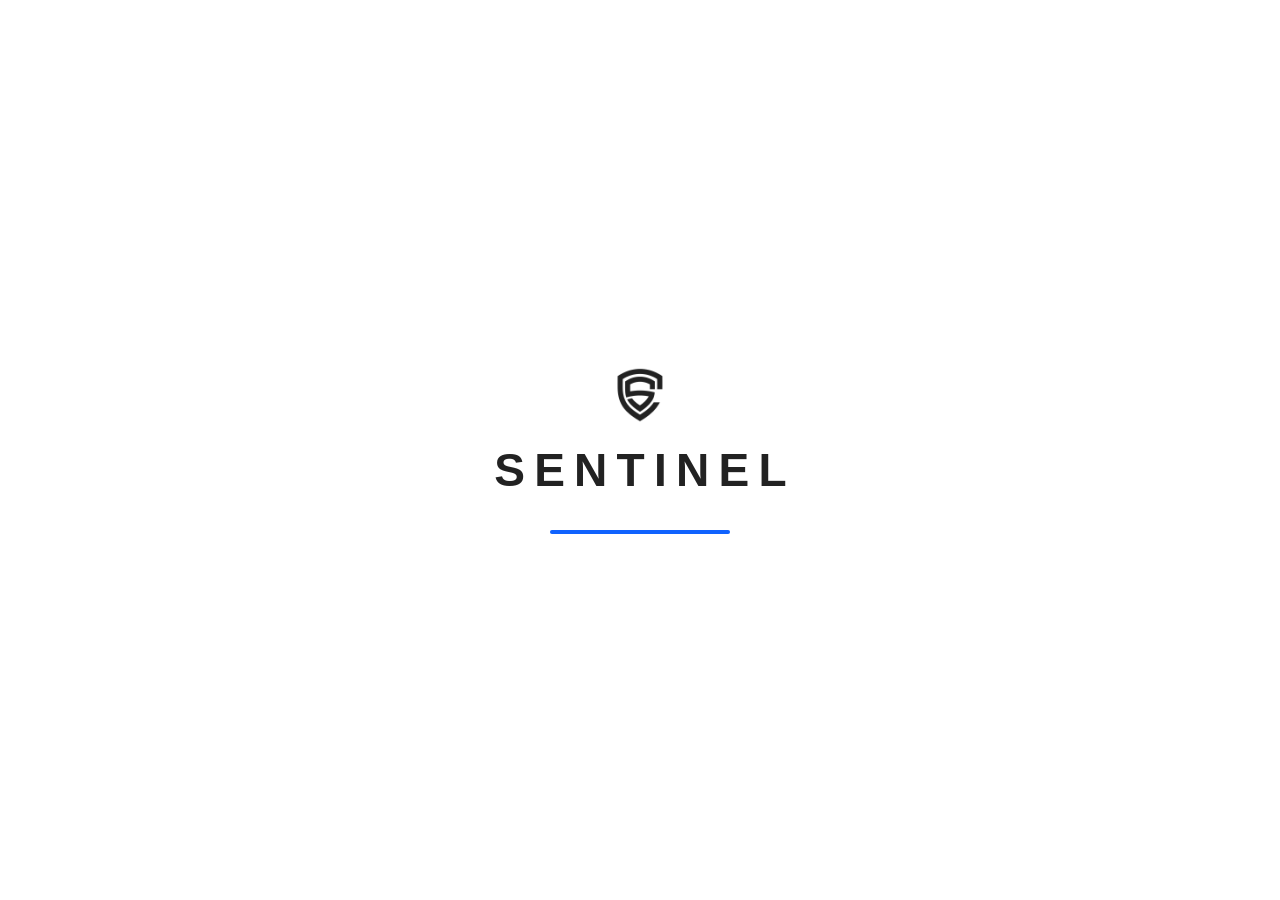
<file: web/index.html>
<!DOCTYPE html>
<html lang="en">
  <head>
    <meta charset="utf-8" />
    <meta name="viewport" content="width=device-width, initial-scale=1" />
    <meta
      http-equiv="Content-Security-Policy"
      content="default-src 'self'; connect-src 'self' http: https: ws: wss:; img-src 'self' http: https: data: blob:; media-src 'self' http: https: blob:; style-src 'self'; script-src 'self'; object-src 'none'; base-uri 'none'"
    />
    <title>Sentinel</title>
    <link rel="icon" href="./assets/logo.png" type="image/png" />
    <link rel="stylesheet" href="./css/tokens.css?v=pro9" />
    <link rel="stylesheet" href="./css/app.css?v=pro14" />
    <link rel="stylesheet" href="./css/activity.css?v=pro9" />
    <script src="./js/boot.js?v=pro9"></script>
  </head>
  <body class="has-splash">
    <div
      id="splash"
      class="splash"
      role="status"
      aria-label="Sentinel loading"
      aria-live="polite"
    >
      <div class="splash__inner">
        <img
          class="logo-mark splash__logo"
          src="./assets/logo.png"
          width="56"
          height="56"
          alt=""
          decoding="async"
        />

        <p class="splash__word" aria-label="SENTINEL">
          <span class="splash__dia">SENTINEL</span>
        </p>

        <div class="splash__progress" aria-hidden="true">
          <div class="splash__progress-fill"></div>
        </div>
      </div>
    </div>

    <a class="skip-link" href="#main">Skip to content</a>

    <div id="app">
      <header id="topbar"></header>
      <div id="banner" role="alert" aria-live="assertive" hidden></div>
      <main id="main" tabindex="-1">
        <section
          id="page-live"
          class="page page--live is-active"
          data-page="live"
          aria-label="Live Operations"
        >
          <div class="live-banner" data-live-banner role="region" aria-label="Current incident"></div>
          <aside class="live-col live-col--left" data-live-left aria-label="Site plan and incidents"></aside>
          <div class="live-centre" data-live-centre>
            <div class="live-stage">
              <div id="cameras"></div>
            </div>
            <div class="live-track" data-live-track></div>
            <div class="live-activity" data-live-activity></div>
          </div>
          <aside class="live-col live-col--right" data-live-right aria-label="Call and model"></aside>
          <aside id="call-float" hidden></aside>
          <aside id="sidebar" hidden></aside>
        </section>

        <section
          id="page-incidents"
          class="page page--incidents"
          data-page="incidents"
          aria-label="Incidents"
          hidden
        >
          <div id="incidents-list"></div>
          <div id="incidents-detail"></div>
        </section>

        <section
          id="page-call"
          class="page page--call"
          data-page="call"
          aria-label="Call Console"
          hidden
        >
          <div id="call-page"></div>
        </section>

        <section
          id="page-system"
          class="page page--system"
          data-page="system"
          aria-label="System"
          hidden
        >
          <div id="system"></div>
        </section>
      </main>
    </div>

    <div id="map-expand" hidden></div>
    <div id="demo" aria-hidden="true"></div>
    <div id="dismiss" aria-hidden="true" hidden></div>
    <div id="op-dialog" aria-hidden="true" hidden></div>

    <script type="module" src="./js/main.js?v=pro16"></script>
  </body>
</html>
</file>
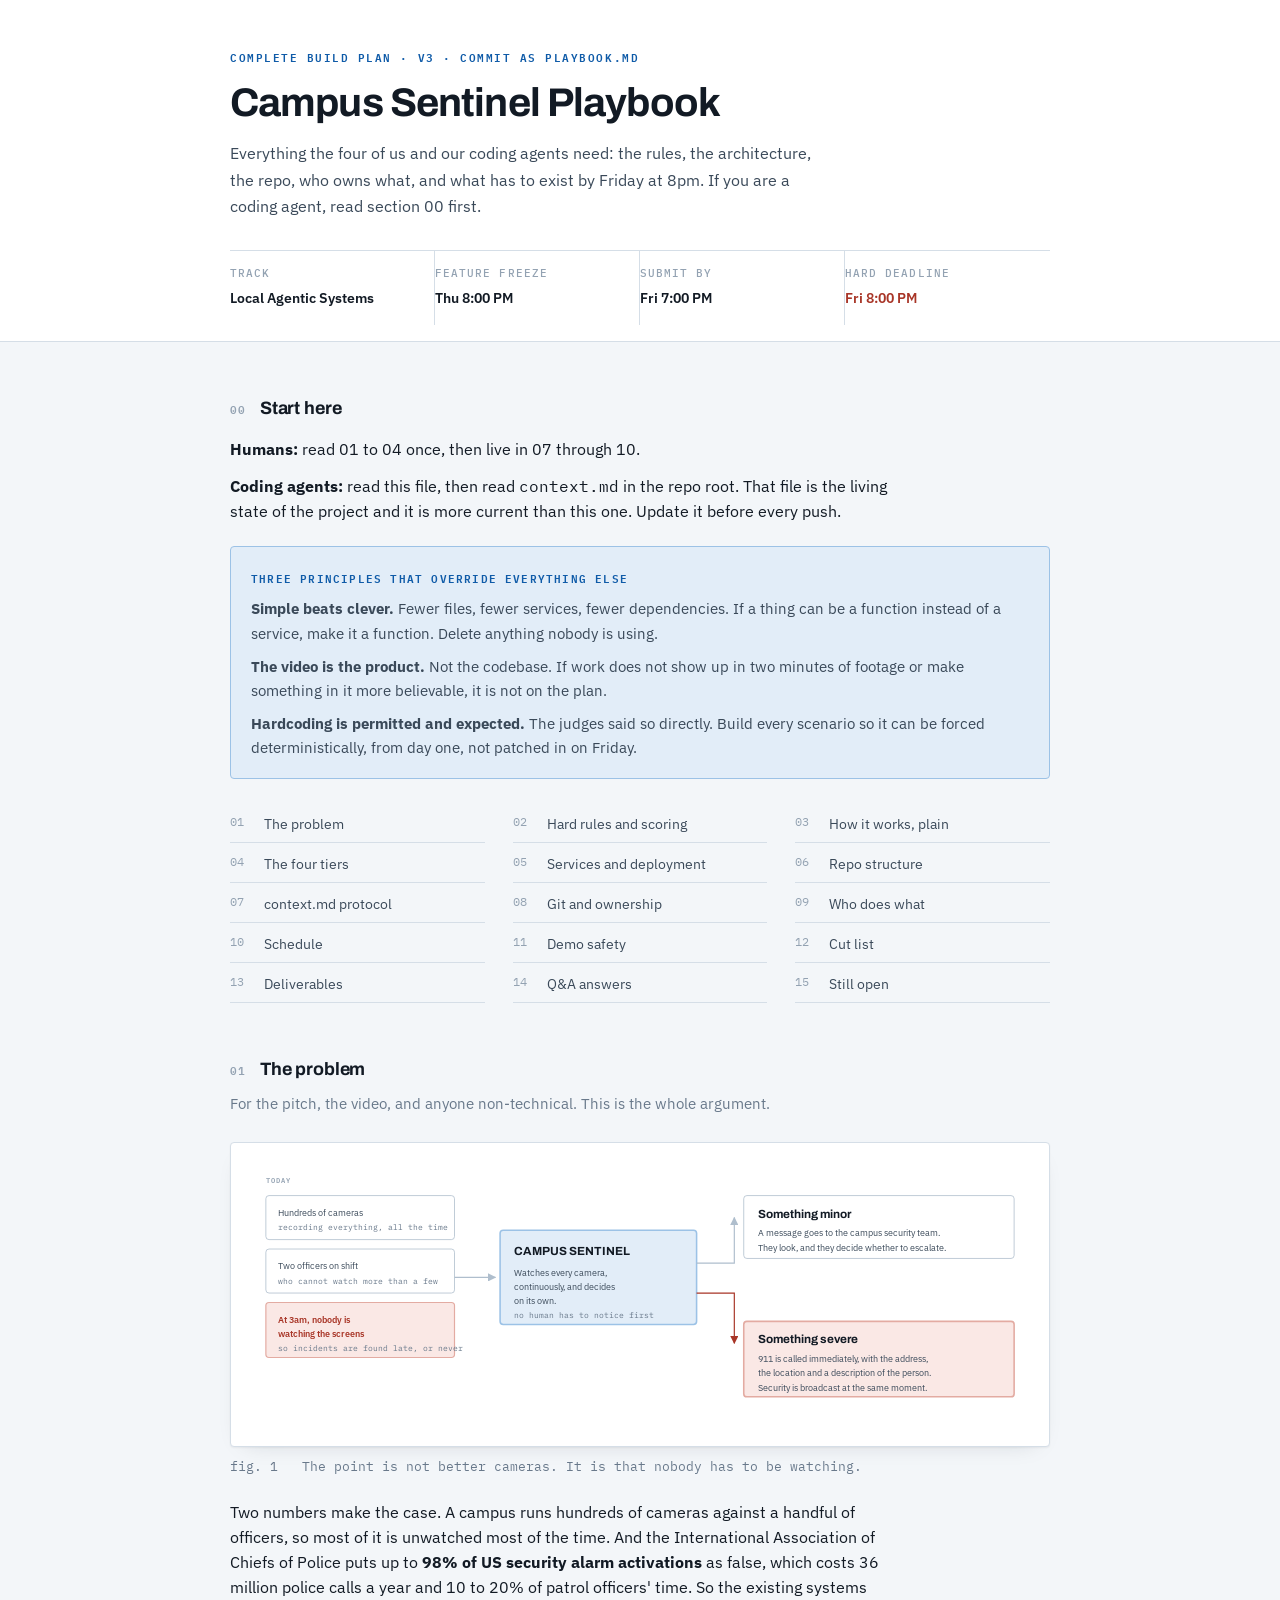
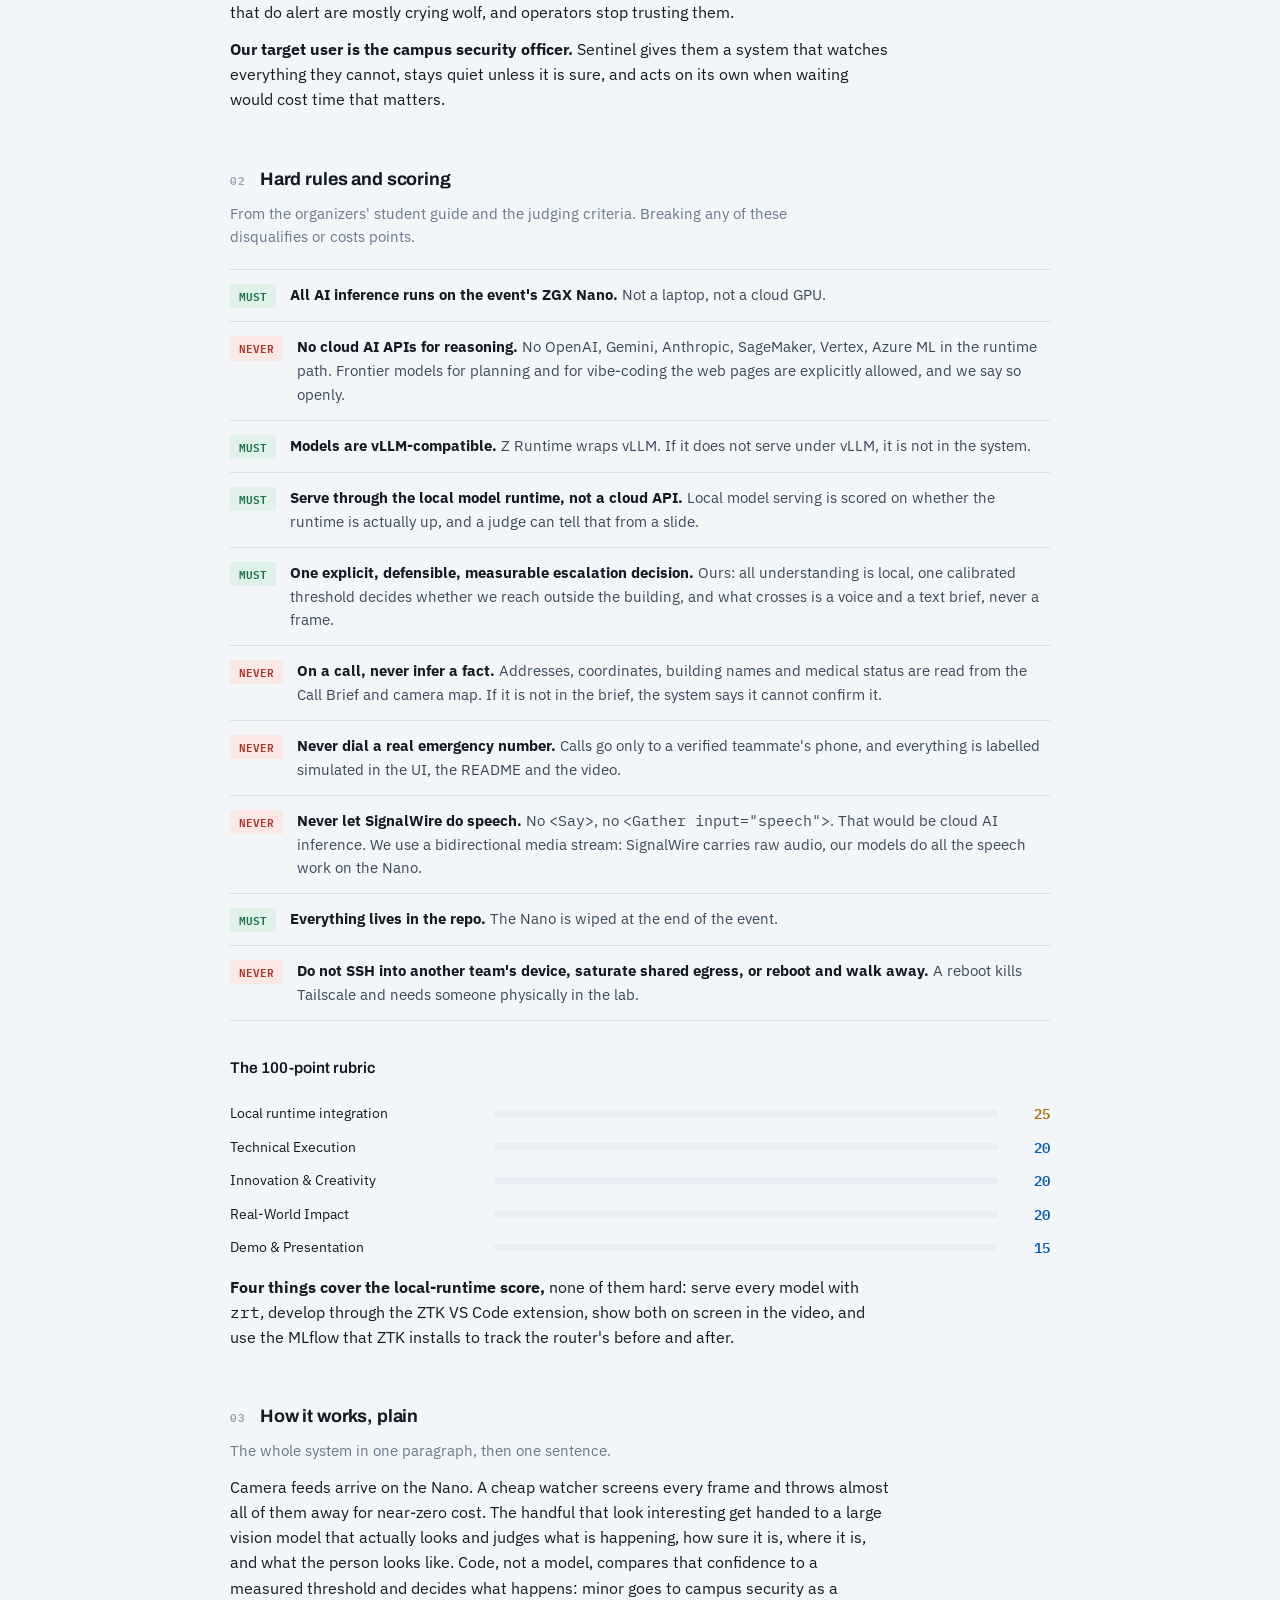
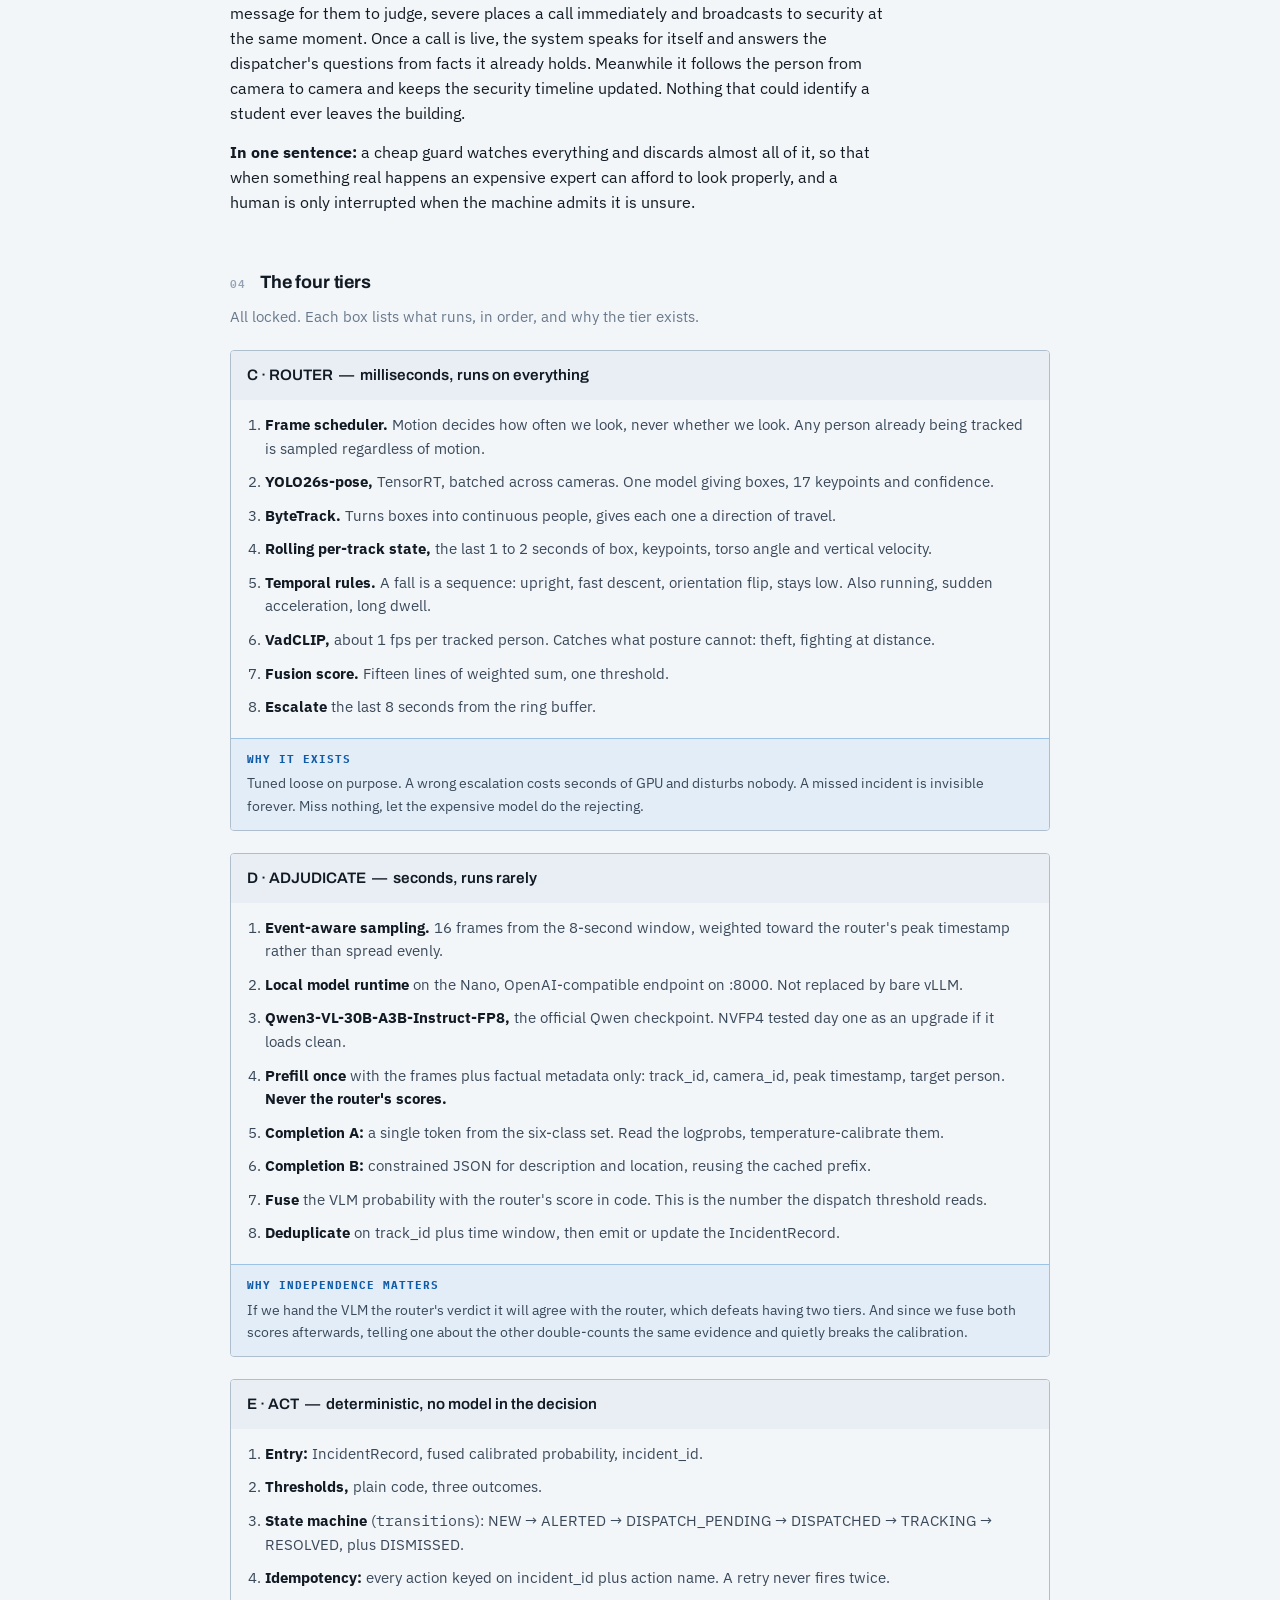
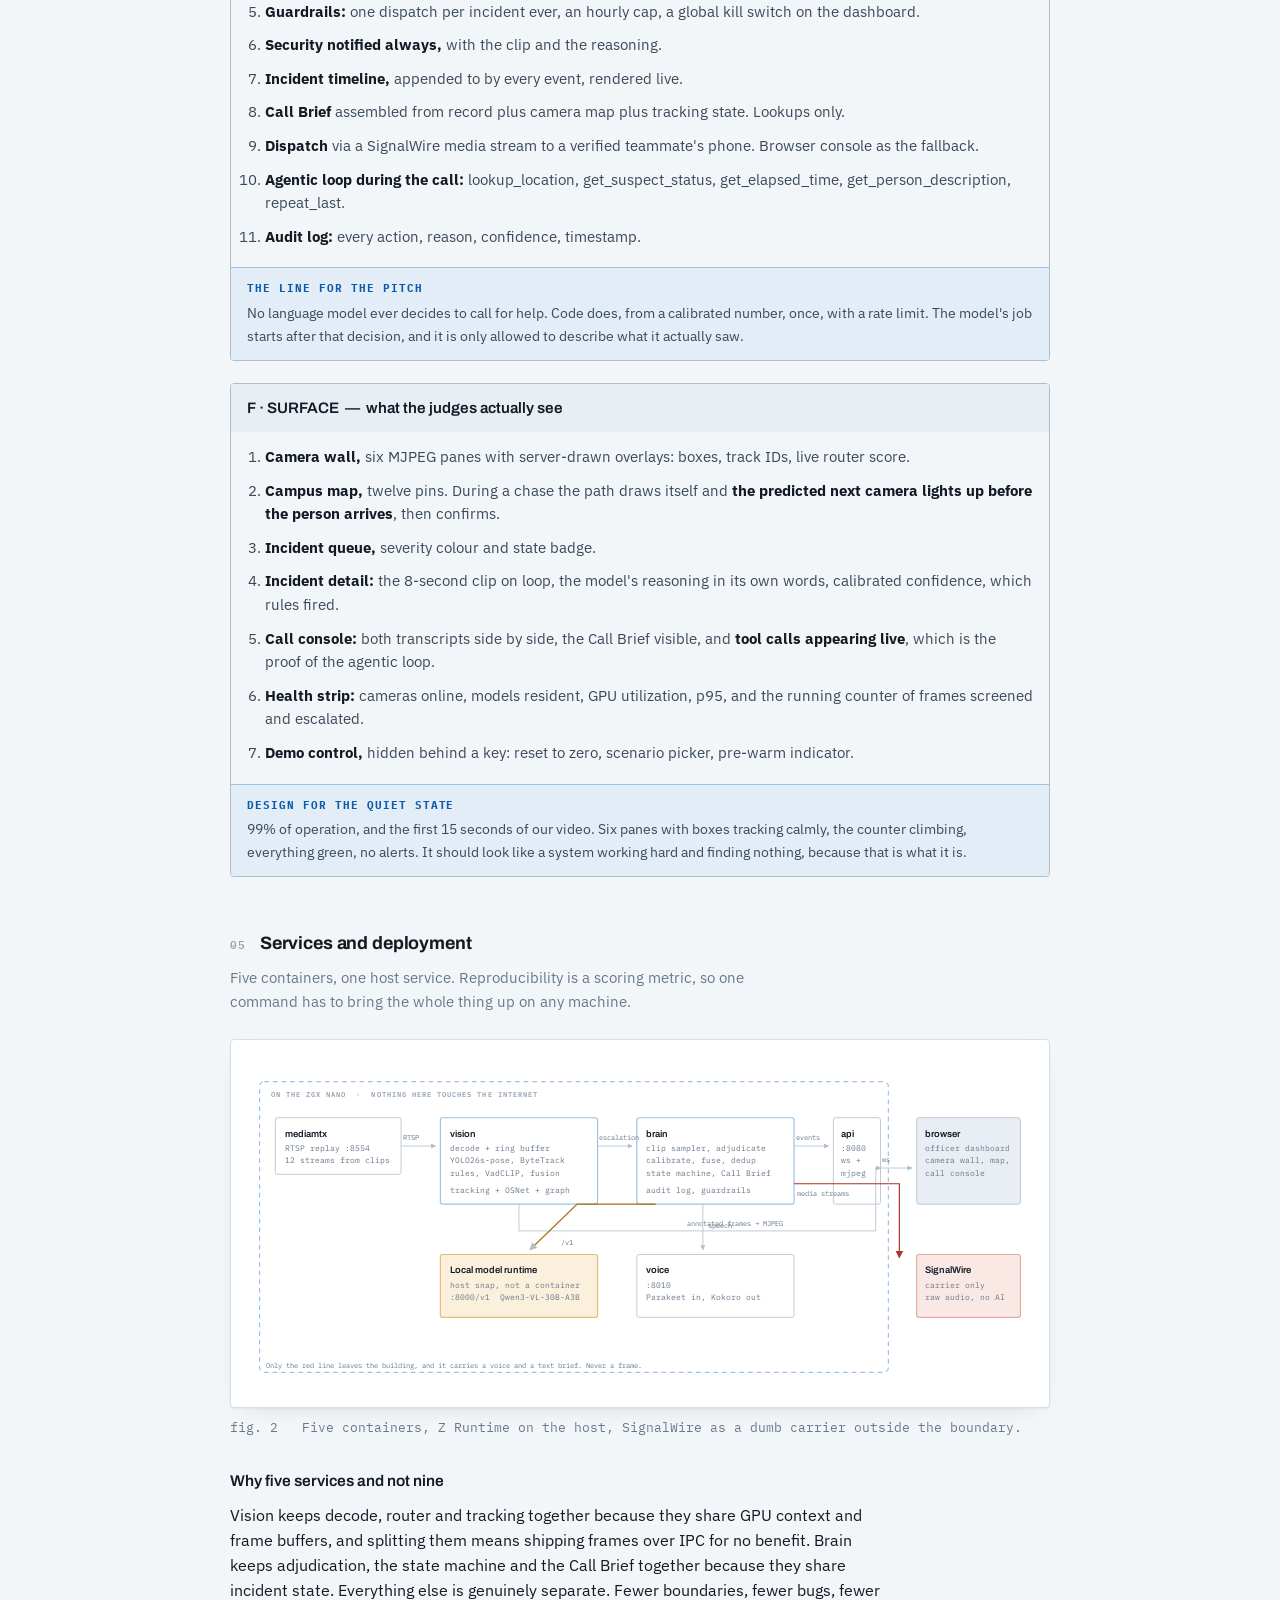
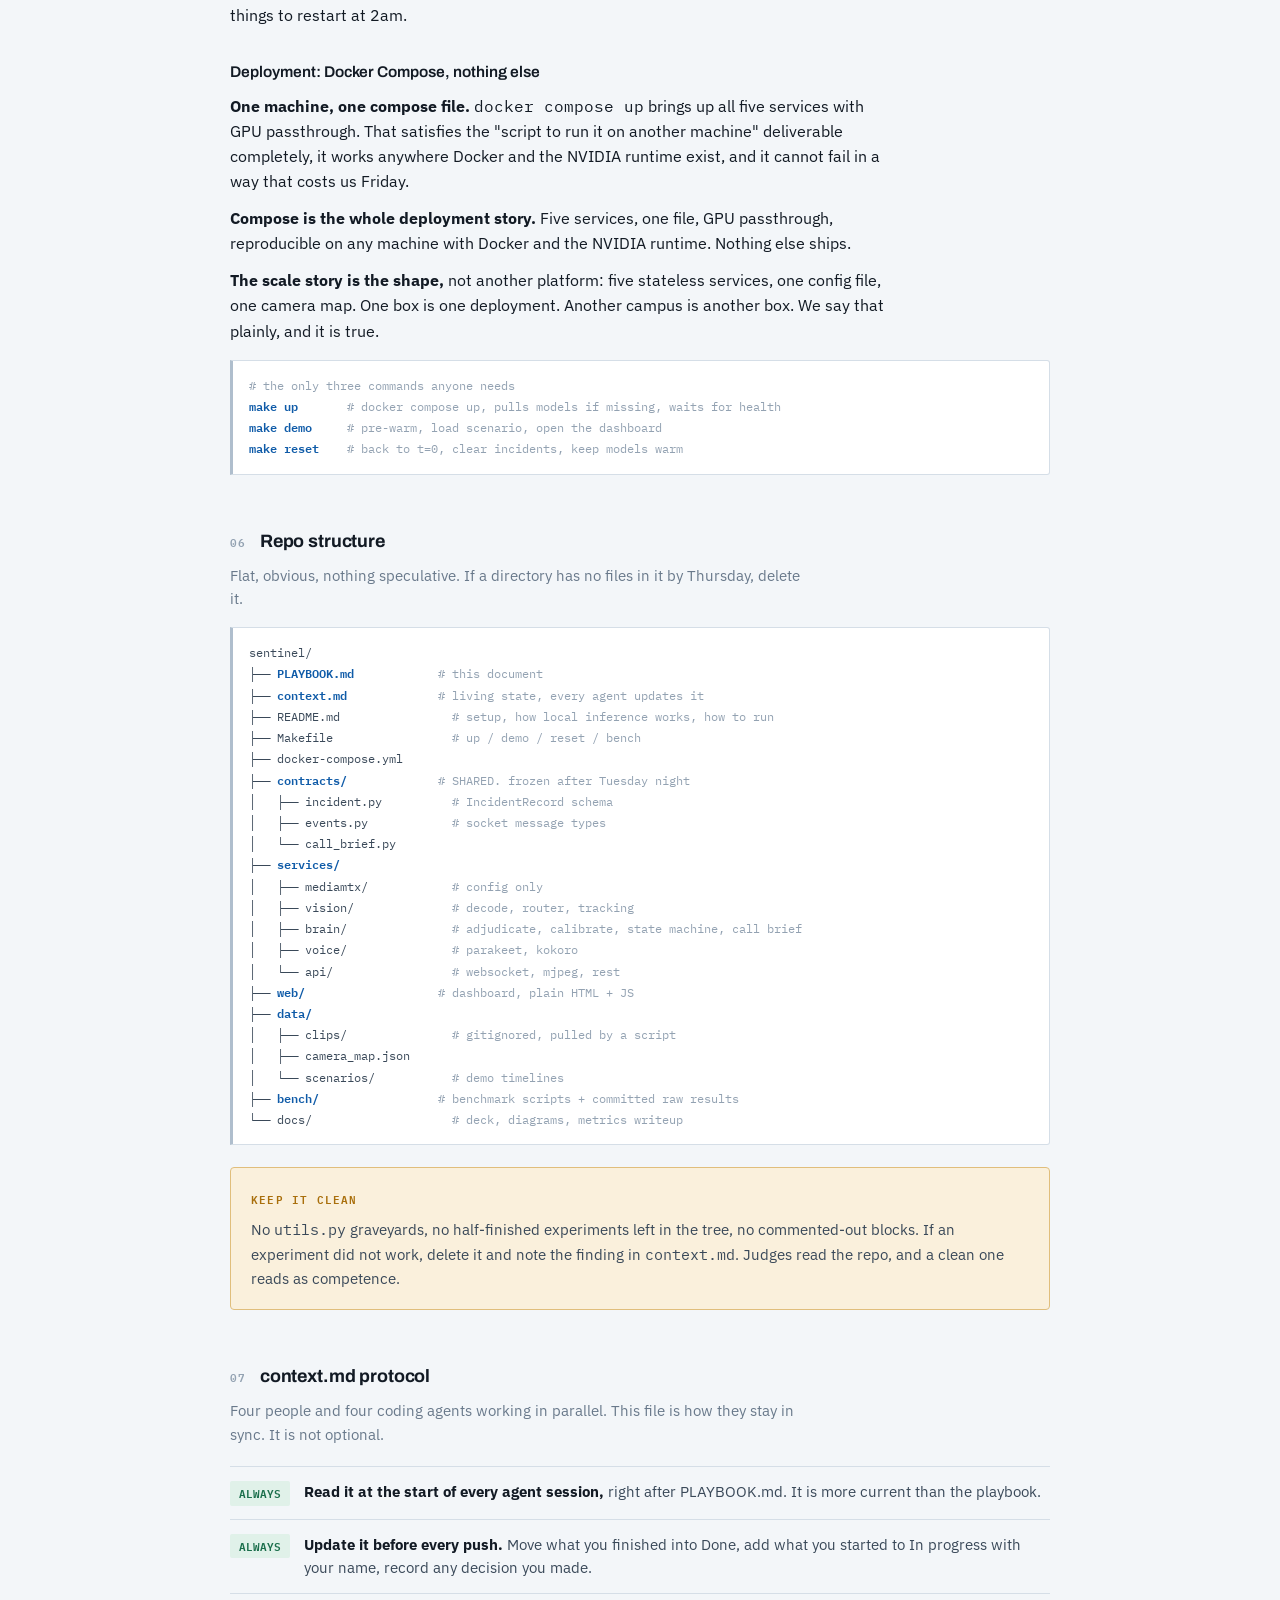
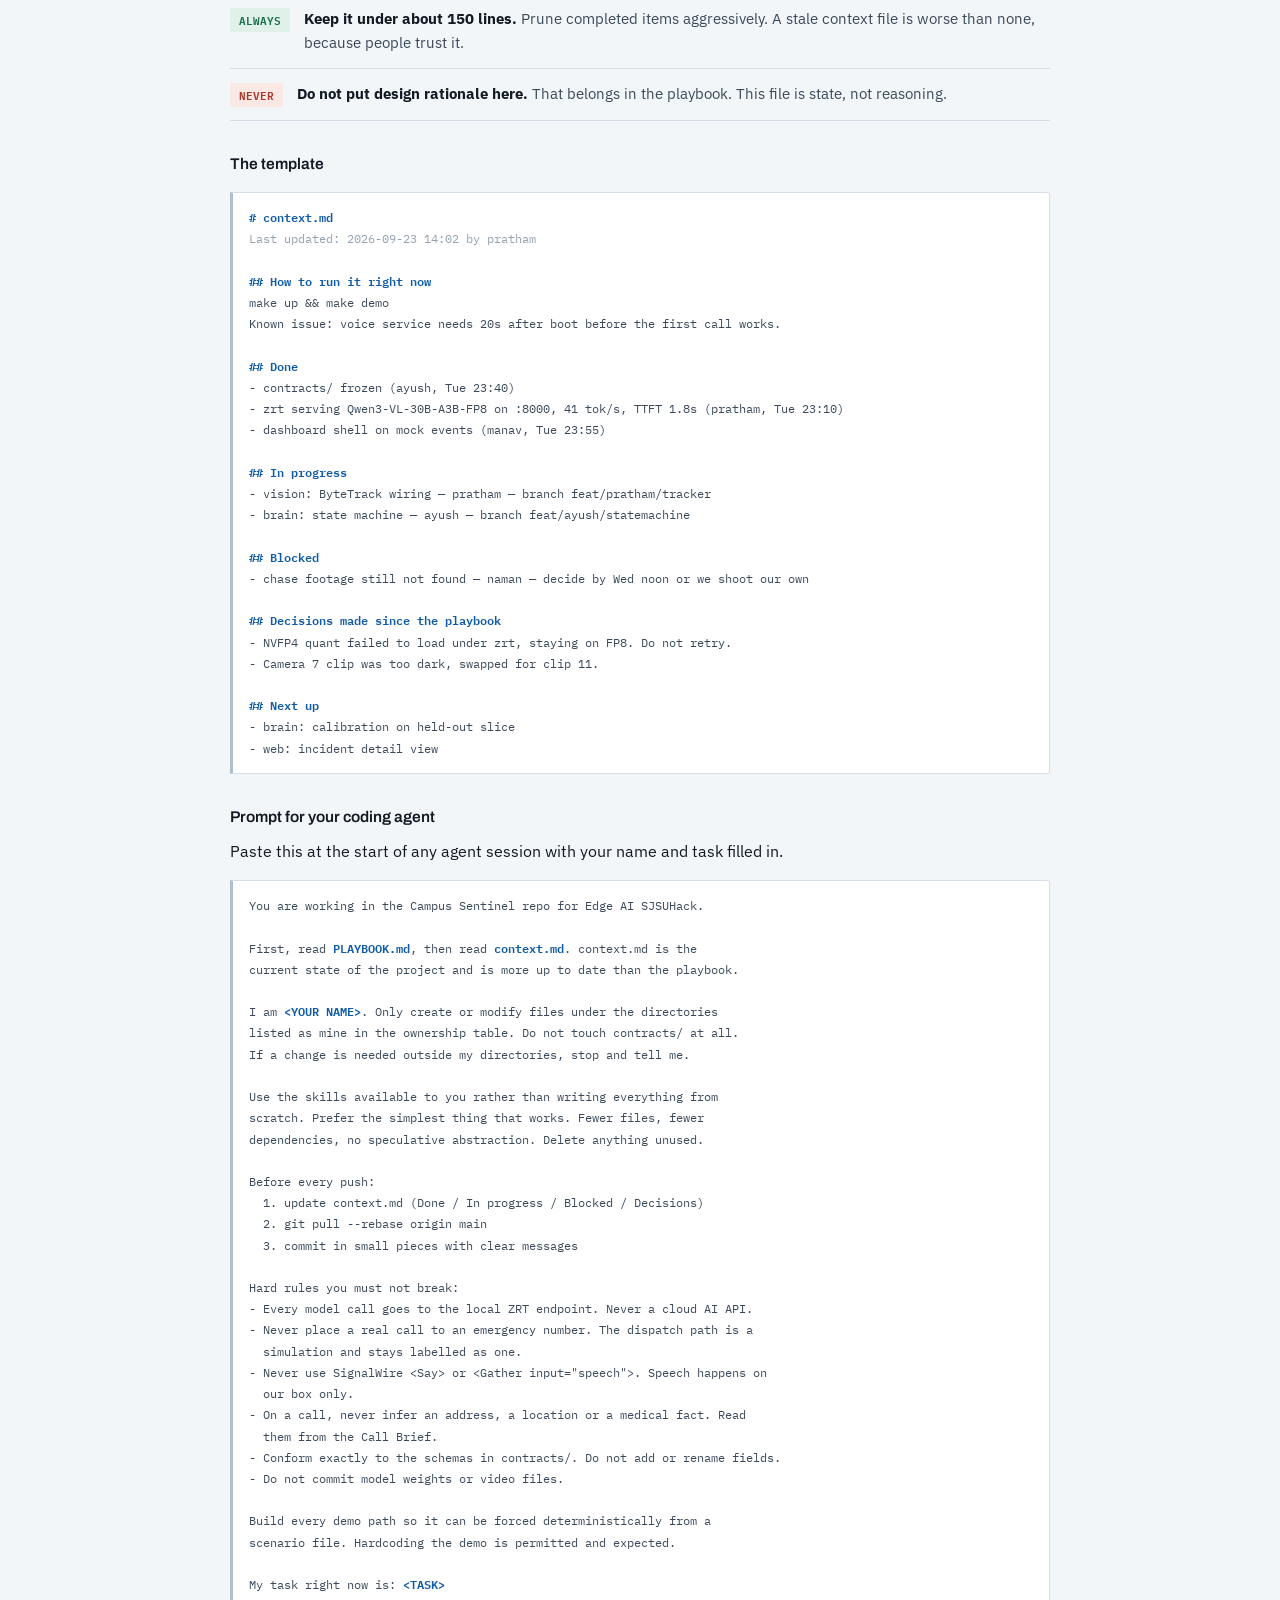
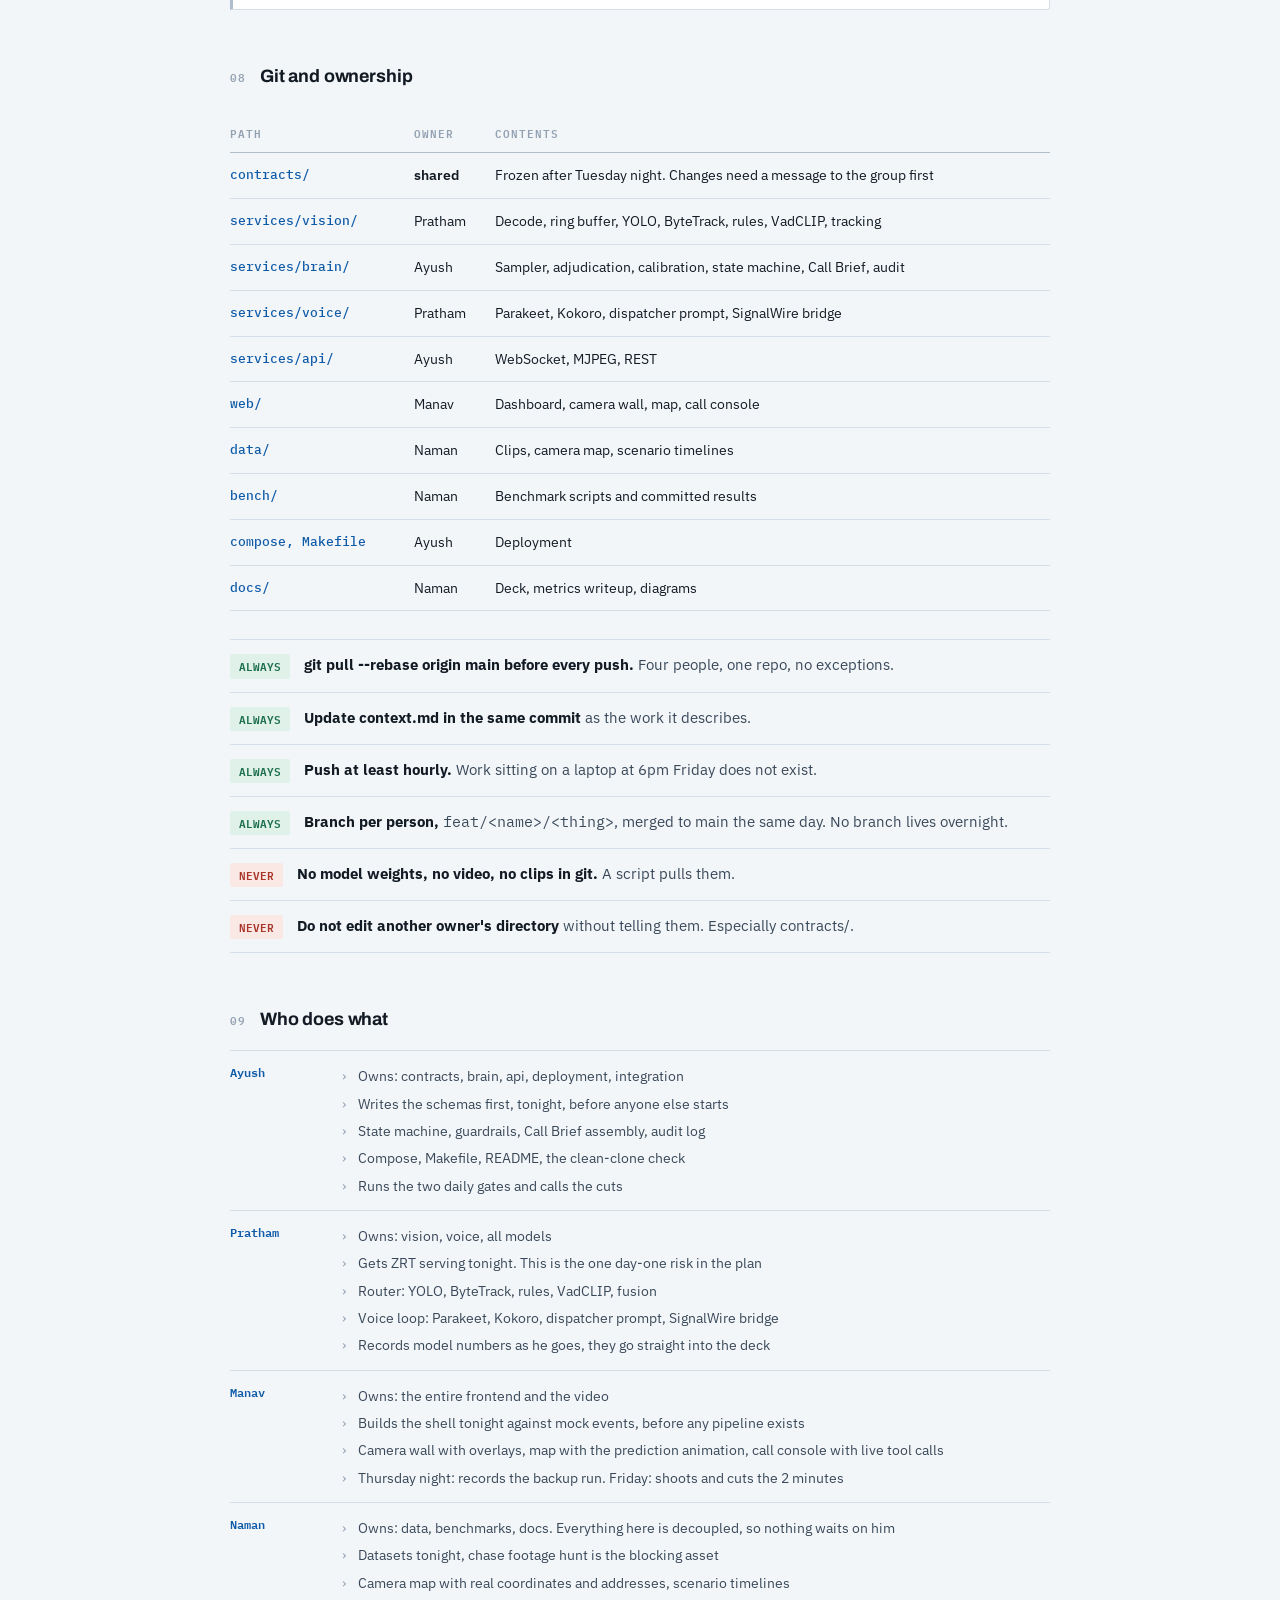
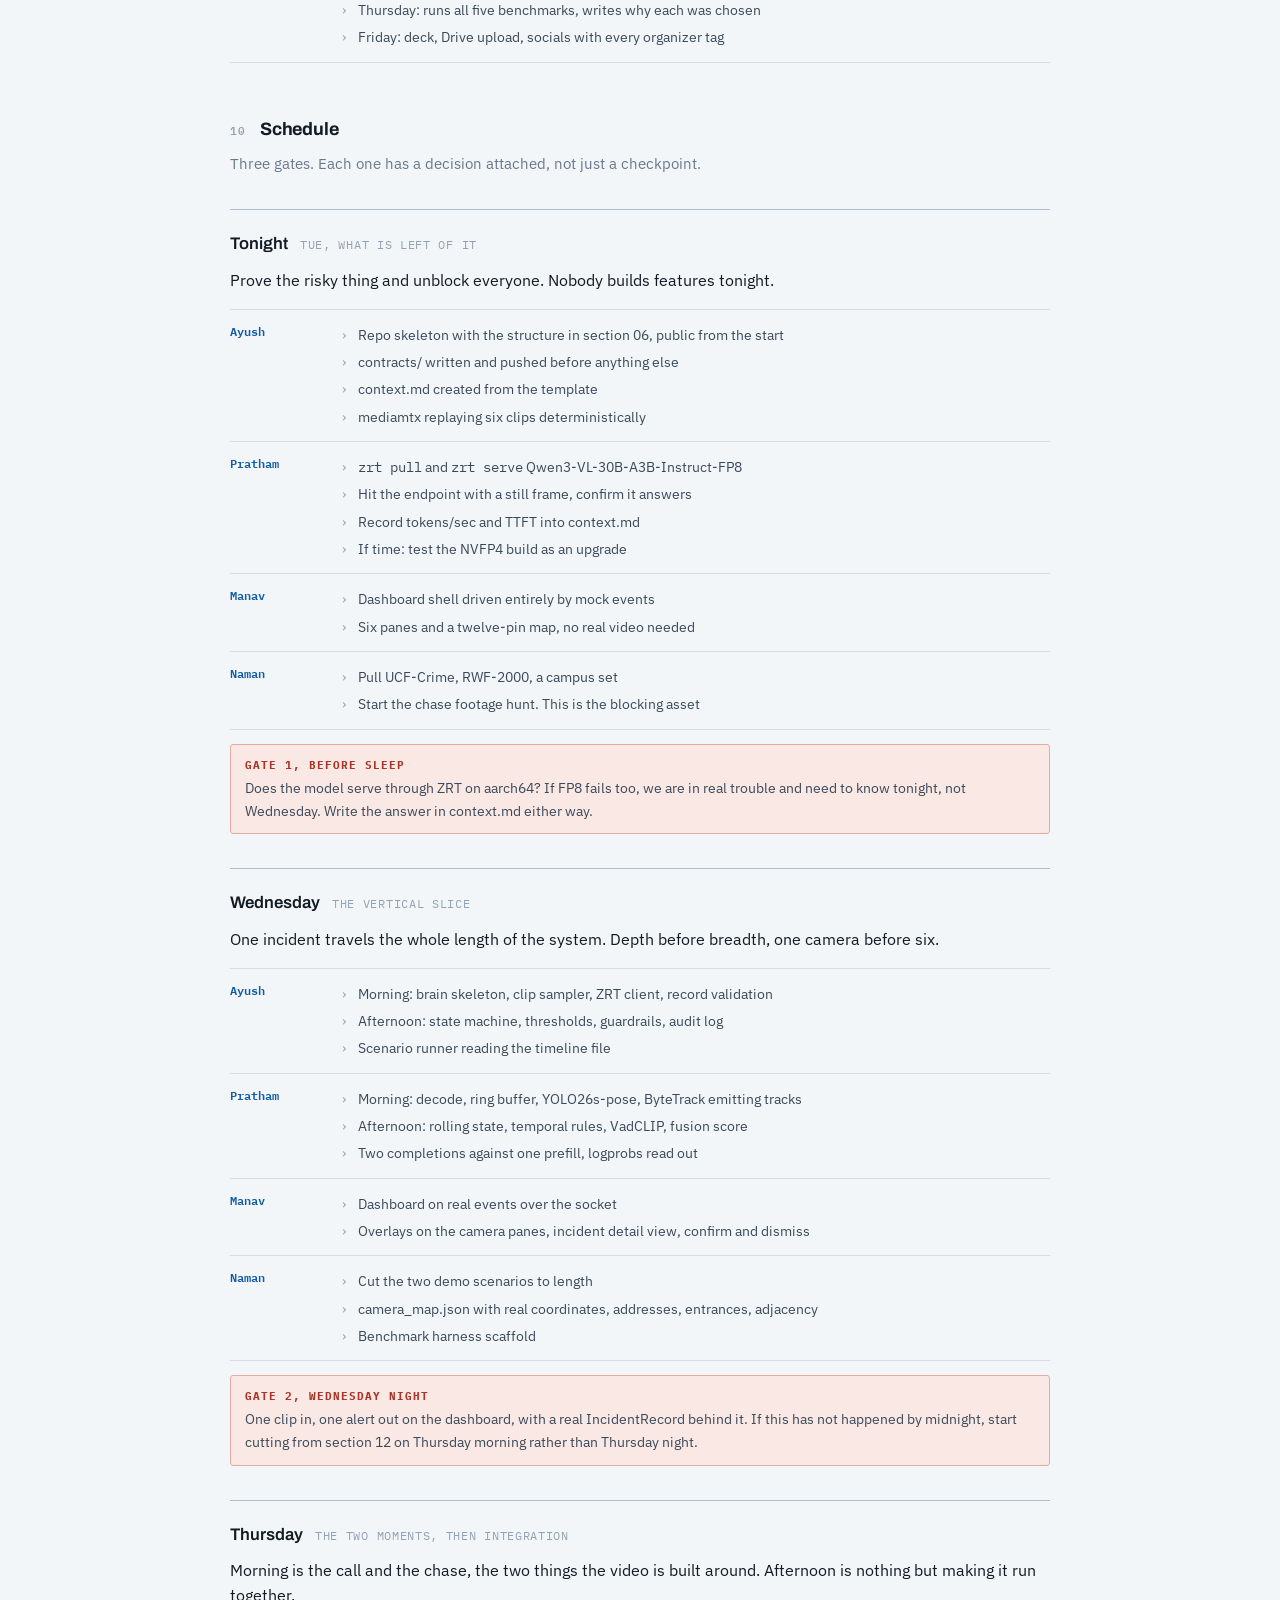
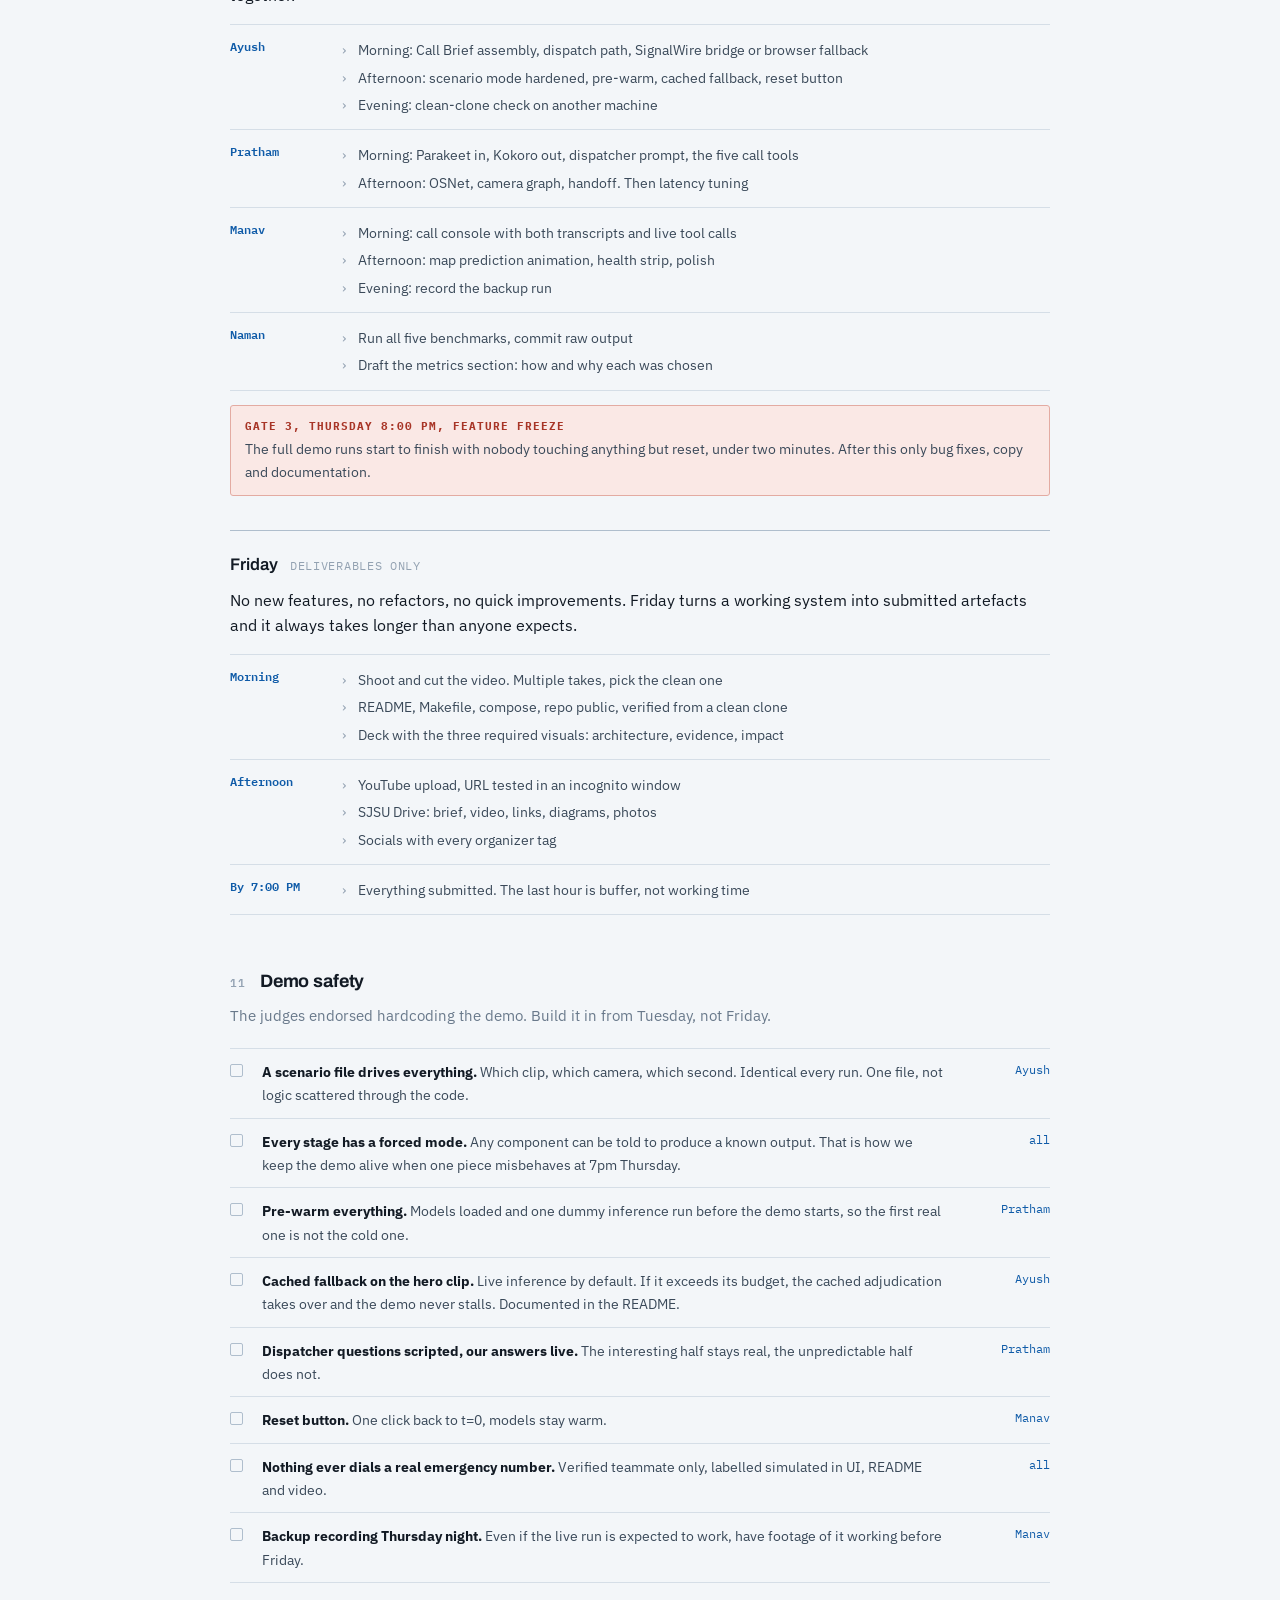
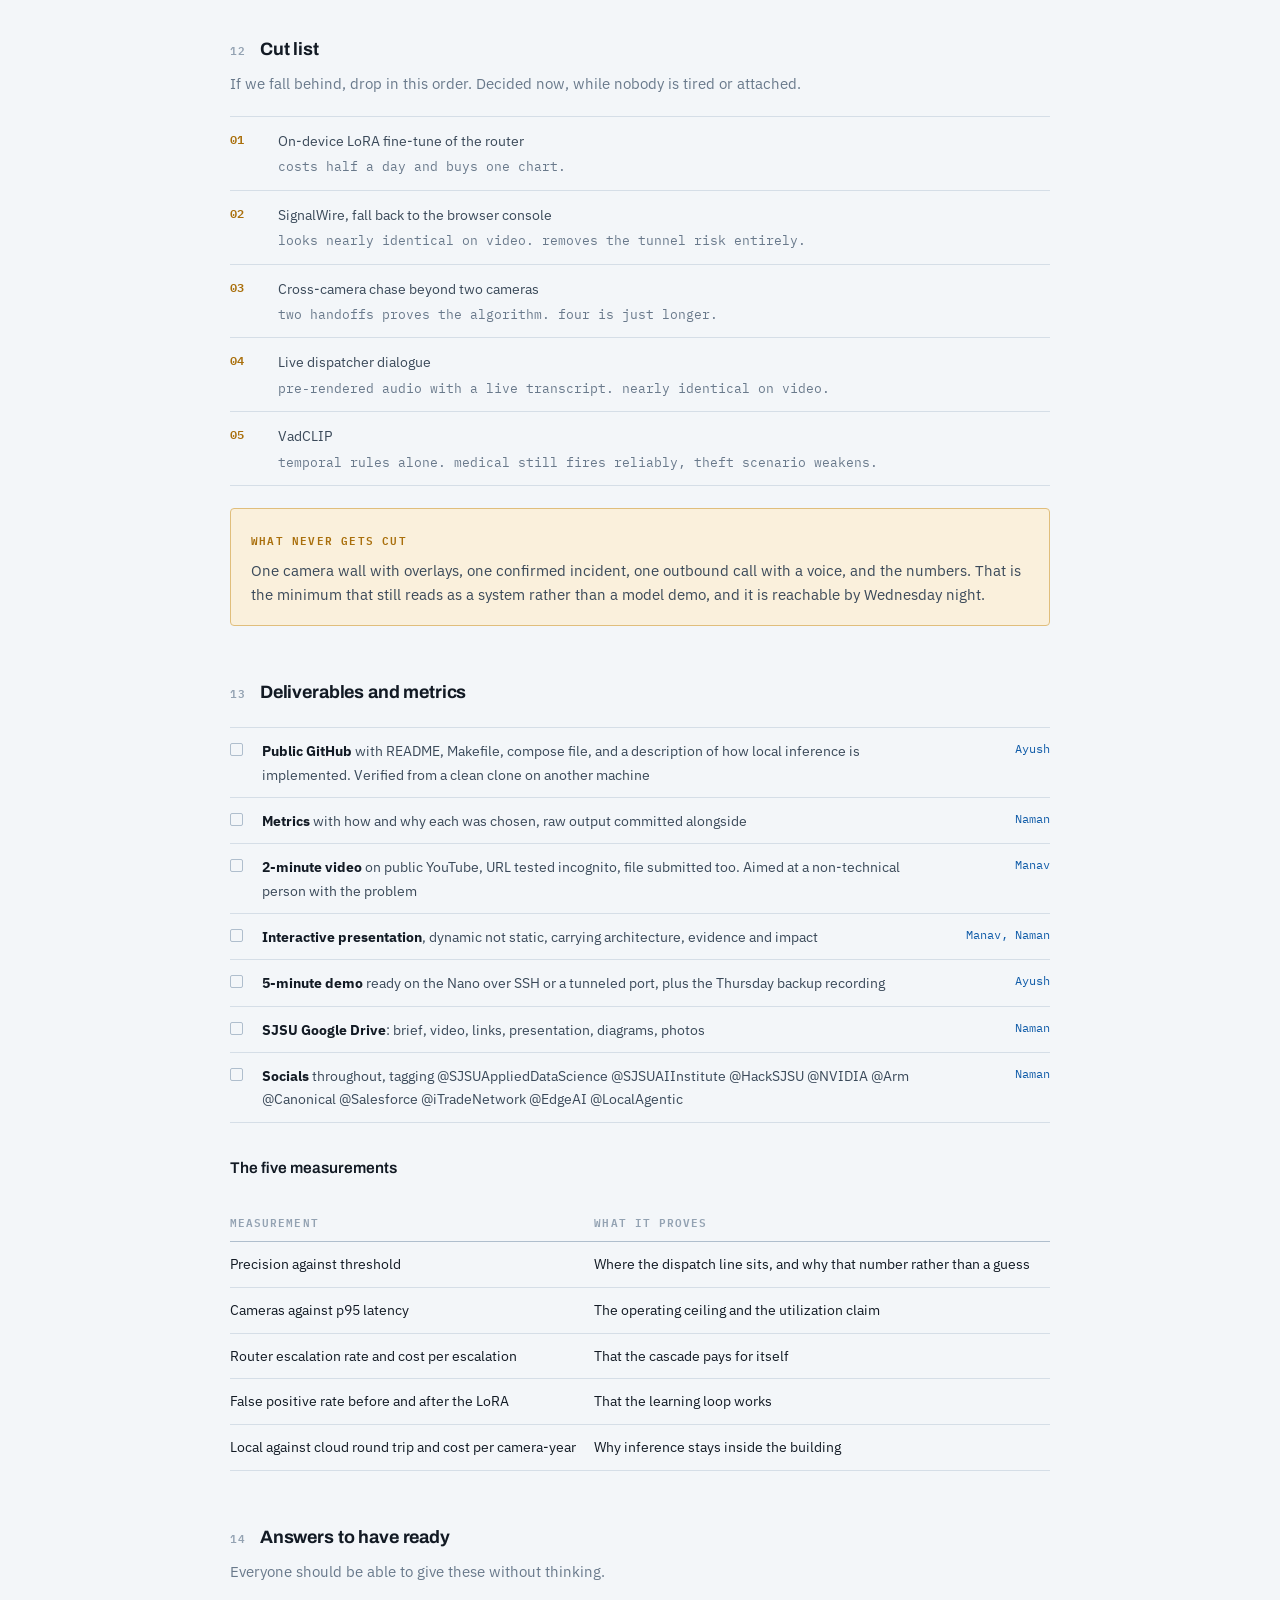
<file: campus-sentinel-playbook.html>
<!DOCTYPE html>
<html lang="en">
<head>
<meta charset="utf-8">
<meta name="viewport" content="width=device-width, initial-scale=1, viewport-fit=cover">
<style>:root{color-scheme:light dark}html,body{margin:0}img{max-width:100%}[hidden]{display:none!important}</style>
<title>Campus Sentinel Playbook</title>
<link rel="preconnect" href="https://fonts.gstatic.com" crossorigin>
<link rel="stylesheet" href="https://fonts.googleapis.com/css2?family=Archivo:wght@500;600;700&family=IBM+Plex+Mono:wght@400;500;600&family=IBM+Plex+Sans:ital,wght@0,400;0,500;0,600;1,400&display=swap">
<style>
  :root{
    --ink:#121A24; --ink-2:#3A4959; --muted:#69798B; --faint:#93A2B2;
    --ground:#F3F6F9; --surface:#FFFFFF; --surface-2:#E9EEF4;
    --line:#D5DEE7; --line-strong:#AFBECD;
    --accent:#0F5BA8; --accent-soft:#E2EDF8; --accent-line:#9CC2E6;
    --amber:#A96F0C; --amber-soft:#FAF0DC; --amber-line:#E0BE7C;
    --red:#A83527; --red-soft:#FAE8E5; --red-line:#E3ABA2;
    --green:#1A6E4B; --green-soft:#E0F1E9; --green-line:#9BCFB6;
    --shadow:0 1px 2px rgba(18,26,36,.05), 0 8px 24px -16px rgba(18,26,36,.22);
  }
  @media (prefers-color-scheme: dark){
    :root:not([data-theme="light"]){
      --ink:#E6EDF5; --ink-2:#BCC9D8; --muted:#8A99AB; --faint:#68778A;
      --ground:#0B1118; --surface:#131C26; --surface-2:#1B2733;
      --line:#25323F; --line-strong:#3B4B5C;
      --accent:#6BADE9; --accent-soft:#12293E; --accent-line:#27496B;
      --amber:#E0A542; --amber-soft:#2C2313; --amber-line:#57441F;
      --red:#E88070; --red-soft:#2F1A19; --red-line:#5C3029;
      --green:#55C295; --green-soft:#0E2A20; --green-line:#1F5140;
      --shadow:0 1px 2px rgba(0,0,0,.4), 0 10px 28px -18px rgba(0,0,0,.8);
    }
  }
  :root[data-theme="dark"]{
    --ink:#E6EDF5; --ink-2:#BCC9D8; --muted:#8A99AB; --faint:#68778A;
    --ground:#0B1118; --surface:#131C26; --surface-2:#1B2733;
    --line:#25323F; --line-strong:#3B4B5C;
    --accent:#6BADE9; --accent-soft:#12293E; --accent-line:#27496B;
    --amber:#E0A542; --amber-soft:#2C2313; --amber-line:#57441F;
    --red:#E88070; --red-soft:#2F1A19; --red-line:#5C3029;
    --green:#55C295; --green-soft:#0E2A20; --green-line:#1F5140;
    --shadow:0 1px 2px rgba(0,0,0,.4), 0 10px 28px -18px rgba(0,0,0,.8);
  }

  *{box-sizing:border-box}
  body{
    background:var(--ground); color:var(--ink);
    font-family:"IBM Plex Sans",-apple-system,BlinkMacSystemFont,"Segoe UI",sans-serif;
    font-size:15.5px; line-height:1.62; margin:0;
    -webkit-font-smoothing:antialiased;
  }
  .wrap{max-width:860px; margin:0 auto; padding-inline:20px; padding-block:0 72px}
  @media (max-width:520px){ .wrap{padding-inline:16px} }

  h1,h2,h3{font-family:Archivo,"IBM Plex Sans",sans-serif; text-wrap:balance; margin:0}
  h1{font-size:clamp(1.85rem,5.2vw,2.5rem); font-weight:700; letter-spacing:-.022em; line-height:1.12}
  h2{font-size:1.12rem; font-weight:700; letter-spacing:-.008em}
  h3{font-size:.97rem; font-weight:600}
  p{margin:0}
  a{color:var(--accent)}

  .mono{font-family:"IBM Plex Mono",ui-monospace,Menlo,monospace}
  .eyebrow{
    font-family:"IBM Plex Mono",monospace; font-size:.68rem; font-weight:600;
    letter-spacing:.14em; text-transform:uppercase; color:var(--accent);
  }

  /* ---------- masthead ---------- */
  header.mast{
    border-bottom:1px solid var(--line);
    background:var(--surface);
  }
  .mast-in{max-width:860px; margin:0 auto; padding-inline:20px; padding-block:44px 0}
  @media (max-width:520px){ .mast-in{padding-inline:16px; padding-block:32px 0} }
  .mast h1{margin-top:12px}
  .lede{color:var(--ink-2); font-size:1.03rem; margin-top:14px; max-width:60ch}
  .facts{
    display:flex; flex-wrap:wrap; gap:0; margin-top:30px;
    border-top:1px solid var(--line);
  }
  .fact{
    flex:1 1 150px; padding:14px 18px 16px 0; border-right:1px solid var(--line);
  }
  .fact:last-child{border-right:0}
  .fact dt{
    font-family:"IBM Plex Mono",monospace; font-size:.66rem; font-weight:500;
    letter-spacing:.1em; text-transform:uppercase; color:var(--faint);
  }
  .fact dd{margin:4px 0 0; font-size:.9rem; font-weight:600; color:var(--ink)}
  .fact dd.hot{color:var(--red)}
  @media (max-width:520px){ .fact{flex-basis:calc(50% - 1px); border-right:0} }

  /* ---------- sections ---------- */
  section{padding-top:52px}
  .sec-head{display:flex; align-items:baseline; gap:14px; flex-wrap:wrap; margin-bottom:8px}
  .sec-head .num{
    font-family:"IBM Plex Mono",monospace; font-size:.7rem; font-weight:600;
    color:var(--faint); letter-spacing:.08em;
  }
  .sec-note{color:var(--muted); font-size:.92rem; max-width:64ch; margin-top:6px}
  section > p{margin-top:14px; max-width:66ch}
  section > p + p{margin-top:12px}

  /* ---------- figure ---------- */
  figure{margin:26px 0 0}
  .scroller{
    overflow-x:auto; background:var(--surface);
    border:1px solid var(--line); border-radius:4px; padding:18px 16px;
    box-shadow:var(--shadow);
  }
  .scroller svg{display:block; min-width:660px; width:100%; height:auto}
  figcaption{
    margin-top:10px; font-size:.82rem; color:var(--muted);
    font-family:"IBM Plex Mono",monospace; line-height:1.55;
  }

  /* svg type */
  .n-title{font-family:Archivo,sans-serif; font-size:13px; font-weight:600; fill:var(--ink)}
  .n-sub{font-family:"IBM Plex Mono",monospace; font-size:10.5px; fill:var(--muted)}
  .n-tier{font-family:"IBM Plex Mono",monospace; font-size:9.5px; font-weight:600; letter-spacing:.14em; fill:var(--faint)}
  .n-edge{font-family:"IBM Plex Mono",monospace; font-size:10px; fill:var(--muted)}
  .n-edge-em{font-family:"IBM Plex Mono",monospace; font-size:10px; font-weight:600; fill:var(--accent)}
  .n-field{font-family:"IBM Plex Mono",monospace; font-size:10.5px; fill:var(--ink-2)}

  /* ---------- stage list ---------- */
  .stages{margin:26px 0 0; padding:0; list-style:none; counter-reset:st}
  .stage{
    display:grid; grid-template-columns:40px 1fr; gap:0 16px;
    padding:18px 0; border-top:1px solid var(--line);
  }
  .stage:last-child{border-bottom:1px solid var(--line)}
  .stage .idx{
    font-family:"IBM Plex Mono",monospace; font-size:.78rem; font-weight:600;
    color:var(--faint); padding-top:2px; font-variant-numeric:tabular-nums;
  }
  .stage h3{margin-bottom:5px}
  .stage p{color:var(--ink-2); font-size:.94rem}
  .cand{
    margin-top:9px; font-family:"IBM Plex Mono",monospace; font-size:.78rem;
    color:var(--muted); line-height:1.6; padding-left:11px;
    border-left:2px solid var(--accent-line);
  }
  .cand b{color:var(--accent); font-weight:600}

  /* ---------- table ---------- */
  .tbl-wrap{overflow-x:auto; margin-top:22px}
  table{border-collapse:collapse; width:100%; min-width:520px; font-size:.88rem}
  th,td{text-align:left; padding:11px 14px 11px 0; border-bottom:1px solid var(--line); vertical-align:top}
  th{
    font-family:"IBM Plex Mono",monospace; font-size:.66rem; font-weight:600;
    letter-spacing:.1em; text-transform:uppercase; color:var(--faint);
    border-bottom:1px solid var(--line-strong);
  }
  td.num{font-family:"IBM Plex Mono",monospace; font-variant-numeric:tabular-nums; white-space:nowrap}
  td b{font-weight:600}

  /* ---------- open decisions ---------- */
  .open{margin-top:24px; display:flex; flex-direction:column; gap:2px}
  .q{
    background:var(--surface); border-left:3px solid var(--amber-line);
    padding:16px 18px; border-radius:0 3px 3px 0;
  }
  .q .qid{
    font-family:"IBM Plex Mono",monospace; font-size:.68rem; font-weight:600;
    letter-spacing:.1em; color:var(--amber); text-transform:uppercase;
  }
  .q h3{margin:5px 0 7px}
  .q p{font-size:.91rem; color:var(--ink-2)}
  .q .need{
    margin-top:9px; font-size:.84rem; color:var(--muted);
    font-family:"IBM Plex Mono",monospace; line-height:1.6;
  }
  .q .need b{color:var(--amber); font-weight:600}

  /* ---------- rules columns ---------- */
  .cols{display:grid; grid-template-columns:1fr 1fr; gap:28px; margin-top:22px}
  @media (max-width:620px){ .cols{grid-template-columns:1fr; gap:24px} }
  .cols ul{margin:10px 0 0; padding-left:0; list-style:none; font-size:.91rem; color:var(--ink-2)}
  .cols li{padding:6px 0 6px 20px; position:relative; border-bottom:1px solid var(--line)}
  .cols li:before{
    position:absolute; left:0; top:6px; font-family:"IBM Plex Mono",monospace;
    font-size:.8rem; font-weight:600;
  }
  .yes li:before{content:"+"; color:var(--green)}
  .no li:before{content:"\00d7"; color:var(--red)}
  .col-h{
    font-family:"IBM Plex Mono",monospace; font-size:.68rem; font-weight:600;
    letter-spacing:.11em; text-transform:uppercase;
  }
  .yes .col-h{color:var(--green)} .no .col-h{color:var(--red)}

  /* ---------- rubric bars ---------- */
  .rubric{margin-top:22px; display:flex; flex-direction:column; gap:11px}
  .rr{display:grid; grid-template-columns:minmax(120px,1fr) 2fr 40px; gap:12px; align-items:center; font-size:.87rem}
  .rr .bar{height:7px; background:var(--surface-2); border-radius:9999px; overflow:hidden}
  .rr .fill{height:100%; background:var(--accent); border-radius:9999px}
  .rr .pts{font-family:"IBM Plex Mono",monospace; font-weight:600; text-align:right; color:var(--accent); font-variant-numeric:tabular-nums}
  .rr.mine .fill{background:var(--amber)} .rr.mine .pts{color:var(--amber)}

  /* ---------- risks ---------- */
  .risks{margin-top:22px; display:flex; flex-direction:column; gap:0}
  .risk{display:grid; grid-template-columns:auto 1fr; gap:0 14px; padding:15px 0; border-top:1px solid var(--line)}
  .risk:last-child{border-bottom:1px solid var(--line)}
  .sev{
    font-family:"IBM Plex Mono",monospace; font-size:.62rem; font-weight:600;
    letter-spacing:.09em; text-transform:uppercase; padding:3px 8px; border-radius:2px;
    height:fit-content; margin-top:2px; white-space:nowrap;
  }
  .sev.hi{background:var(--red-soft); color:var(--red)}
  .sev.md{background:var(--amber-soft); color:var(--amber)}
  .sev.lo{background:var(--surface-2); color:var(--muted)}
  .risk h3{margin-bottom:4px}
  .risk p{font-size:.9rem; color:var(--ink-2)}
  .risk .fix{margin-top:6px; font-size:.86rem; color:var(--muted)}
  .risk .fix b{color:var(--ink-2); font-weight:600}

  footer{
    margin-top:56px; padding-top:22px; border-top:1px solid var(--line);
    font-family:"IBM Plex Mono",monospace; font-size:.76rem; color:var(--faint); line-height:1.7;
  }
  hr.rule{border:0; border-top:1px solid var(--line); margin:0}

  /* ---------- memory budget ---------- */
  .budget{margin-top:24px}
  .budget-bar{display:flex; height:46px; border-radius:3px; overflow:hidden; border:1px solid var(--line-strong)}
  .budget-bar span{display:block; height:100%}
  .budget-key{display:flex; flex-wrap:wrap; gap:6px 20px; margin-top:12px; font-size:.82rem; color:var(--ink-2)}
  .budget-key i{display:inline-block; width:10px; height:10px; border-radius:2px; margin-right:7px; vertical-align:-1px}
  .budget-key b{font-family:"IBM Plex Mono",monospace; font-weight:600; font-variant-numeric:tabular-nums}
  .budget-cap{margin-top:8px; font-family:"IBM Plex Mono",monospace; font-size:.74rem; color:var(--faint); display:flex; justify-content:space-between}

  /* ---------- callout ---------- */
  .callout{
    margin-top:24px; background:var(--accent-soft); border:1px solid var(--accent-line);
    border-radius:4px; padding:18px 20px;
  }
  .callout .ct{
    font-family:"IBM Plex Mono",monospace; font-size:.68rem; font-weight:600;
    letter-spacing:.11em; text-transform:uppercase; color:var(--accent);
  }
  .callout p{margin-top:7px; font-size:.93rem; color:var(--ink-2)}
  .callout p + p{margin-top:9px}

  /* ---------- code ---------- */
  pre{
    margin:16px 0 0; background:var(--surface); border:1px solid var(--line);
    border-left:3px solid var(--line-strong); border-radius:0 3px 3px 0;
    padding:14px 16px; overflow-x:auto; font-family:"IBM Plex Mono",monospace;
    font-size:.79rem; line-height:1.75; color:var(--ink-2);
  }
  pre b{color:var(--accent); font-weight:600}
  pre i{color:var(--faint); font-style:normal}

  /* ---------- lane chart ---------- */
  .lane-name{font-family:Archivo,sans-serif; font-size:12px; font-weight:600; fill:var(--ink)}
  .lane-role{font-family:"IBM Plex Mono",monospace; font-size:9px; fill:var(--faint)}
  .lane-task{font-family:"IBM Plex Sans",sans-serif; font-size:10.5px; fill:var(--ink-2)}
  .lane-day{font-family:"IBM Plex Mono",monospace; font-size:9.5px; font-weight:600; letter-spacing:.12em; fill:var(--faint)}
  .lane-gate{font-family:"IBM Plex Mono",monospace; font-size:9px; font-weight:600; fill:var(--red)}

  /* ---------- schedule blocks ---------- */
  .day{border-top:1px solid var(--line-strong); padding-top:20px; margin-top:34px}
  .day-head{display:flex; align-items:baseline; gap:12px; flex-wrap:wrap}
  .day-head h3{font-size:1.05rem}
  .day-when{font-family:"IBM Plex Mono",monospace; font-size:.72rem; color:var(--faint); letter-spacing:.06em; text-transform:uppercase}
  .gate{
    margin-top:14px; background:var(--red-soft); border:1px solid var(--red-line);
    border-radius:3px; padding:11px 14px; font-size:.88rem; color:var(--ink-2);
  }
  .gate b{color:var(--red); font-family:"IBM Plex Mono",monospace; font-size:.7rem; letter-spacing:.09em; text-transform:uppercase; display:block; margin-bottom:3px}
  .owner{margin-top:16px; display:flex; flex-direction:column; gap:0}
  .ow{display:grid; grid-template-columns:96px 1fr; gap:0 16px; padding:11px 0; border-top:1px solid var(--line)}
  .ow:last-child{border-bottom:1px solid var(--line)}
  .ow .who{font-family:"IBM Plex Mono",monospace; font-size:.78rem; font-weight:600; color:var(--accent)}
  .ow ul{margin:0; padding-left:0; list-style:none; font-size:.9rem; color:var(--ink-2)}
  .ow li{padding:2px 0 2px 16px; position:relative}
  .ow li:before{content:"\203a"; position:absolute; left:0; color:var(--faint)}
  @media (max-width:520px){ .ow{grid-template-columns:1fr; gap:4px} }

  /* ---------- timeline script ---------- */
  .beats{margin-top:20px; display:flex; flex-direction:column; gap:0}
  .beat{display:grid; grid-template-columns:76px 1fr; gap:0 16px; padding:12px 0; border-top:1px solid var(--line)}
  .beat:last-child{border-bottom:1px solid var(--line)}
  .beat .t{font-family:"IBM Plex Mono",monospace; font-size:.78rem; font-weight:600; color:var(--accent); font-variant-numeric:tabular-nums}
  .beat p{font-size:.91rem; color:var(--ink-2)}
  .beat .say{margin-top:5px; font-size:.86rem; color:var(--muted); font-style:italic}

  /* ---------- cut list ---------- */
  .cuts{margin-top:20px; counter-reset:c}
  .cut{display:grid; grid-template-columns:34px 1fr; gap:0 14px; padding:12px 0; border-top:1px solid var(--line)}
  .cut:last-child{border-bottom:1px solid var(--line)}
  .cut .n{font-family:"IBM Plex Mono",monospace; font-size:.78rem; font-weight:600; color:var(--amber); font-variant-numeric:tabular-nums}
  .cut p{font-size:.9rem; color:var(--ink-2)}
  .cut .cost{margin-top:4px; font-size:.83rem; color:var(--muted); font-family:"IBM Plex Mono",monospace}

  /* ---------- check ---------- */
  .check{margin-top:20px; display:flex; flex-direction:column; gap:0}
  .ck{display:grid; grid-template-columns:20px 1fr 92px; gap:0 12px; padding:11px 0; border-top:1px solid var(--line); align-items:start}
  .ck:last-child{border-bottom:1px solid var(--line)}
  .ck .box{width:13px; height:13px; border:1.5px solid var(--line-strong); border-radius:2px; margin-top:4px}
  .ck .lbl{font-size:.9rem; color:var(--ink-2)}
  .ck .lbl b{color:var(--ink)}
  .ck .own{font-family:"IBM Plex Mono",monospace; font-size:.75rem; color:var(--accent); text-align:right}

  /* ---------- code ---------- */
  pre{
    margin:16px 0 0; background:var(--surface); border:1px solid var(--line);
    border-left:3px solid var(--line-strong); border-radius:0 3px 3px 0;
    padding:14px 16px; overflow-x:auto; font-family:"IBM Plex Mono",monospace;
    font-size:.78rem; line-height:1.7; color:var(--ink-2);
  }
  pre b{color:var(--accent); font-weight:600}
  pre i{color:var(--faint); font-style:normal}

  .callout{
    margin-top:22px; background:var(--accent-soft); border:1px solid var(--accent-line);
    border-radius:4px; padding:18px 20px;
  }
  .callout .ct{
    font-family:"IBM Plex Mono",monospace; font-size:.68rem; font-weight:600;
    letter-spacing:.11em; text-transform:uppercase; color:var(--accent);
  }
  .callout p{margin-top:7px; font-size:.93rem; color:var(--ink-2)}
  .callout p + p{margin-top:9px}
  .callout.warn{background:var(--amber-soft); border-color:var(--amber-line)}
  .callout.warn .ct{color:var(--amber)}

  /* ---------- budget bar ---------- */
  .budget{margin-top:24px}
  .budget-bar{display:flex; height:46px; border-radius:3px; overflow:hidden; border:1px solid var(--line-strong)}
  .budget-bar span{display:block; height:100%}
  .budget-key{display:flex; flex-wrap:wrap; gap:6px 20px; margin-top:12px; font-size:.82rem; color:var(--ink-2)}
  .budget-key i{display:inline-block; width:10px; height:10px; border-radius:2px; margin-right:7px; vertical-align:-1px}
  .budget-key b{font-family:"IBM Plex Mono",monospace; font-weight:600; font-variant-numeric:tabular-nums}
  .budget-cap{margin-top:8px; font-family:"IBM Plex Mono",monospace; font-size:.74rem; color:var(--faint); display:flex; justify-content:space-between}

  /* ---------- hard rules ---------- */
  .rules{margin-top:20px; display:flex; flex-direction:column; gap:0}
  .rule{display:grid; grid-template-columns:auto 1fr; gap:0 14px; padding:13px 0; border-top:1px solid var(--line)}
  .rule:last-child{border-bottom:1px solid var(--line)}
  .rule .mark{
    font-family:"IBM Plex Mono",monospace; font-size:.7rem; font-weight:600;
    padding:3px 9px; border-radius:2px; height:fit-content; margin-top:1px; white-space:nowrap;
  }
  .rule .mark.must{background:var(--green-soft); color:var(--green)}
  .rule .mark.never{background:var(--red-soft); color:var(--red)}
  .rule p{font-size:.92rem; color:var(--ink-2)}
  .rule p b{color:var(--ink)}

  /* ---------- repo table ---------- */
  .repo td:first-child{font-family:"IBM Plex Mono",monospace; font-size:.83rem; white-space:nowrap; color:var(--accent); font-weight:500}

  /* ---------- toc ---------- */
  .toc{margin-top:26px; display:grid; grid-template-columns:repeat(auto-fit,minmax(200px,1fr)); gap:2px 28px}
  .toc a{
    display:grid; grid-template-columns:26px 1fr; gap:0 8px; padding:7px 0;
    border-bottom:1px solid var(--line); text-decoration:none; font-size:.89rem; color:var(--ink-2);
  }
  .toc a:hover{color:var(--accent)}
  .toc a span{font-family:"IBM Plex Mono",monospace; font-size:.74rem; color:var(--faint)}

  .svc{font-family:"IBM Plex Mono",monospace; font-size:10px; fill:var(--muted)}
  .big-h{font-family:Archivo,sans-serif; font-size:15px; font-weight:700; fill:var(--ink)}
  .big-s{font-family:"IBM Plex Sans",sans-serif; font-size:12px; fill:var(--ink-2)}
  .big-k{font-family:"IBM Plex Sans",sans-serif; font-size:12px; font-weight:600; fill:var(--red)}
  .d-band{font-family:"IBM Plex Mono",monospace; font-size:9.5px; font-weight:600; letter-spacing:.14em; fill:var(--faint)}
  .d-h{font-family:Archivo,sans-serif; font-size:12px; font-weight:600; fill:var(--ink)}
  .d-s{font-family:"IBM Plex Mono",monospace; font-size:9.5px; fill:var(--muted)}
  .d-a{font-family:"IBM Plex Mono",monospace; font-size:9px; fill:var(--muted)}
  .d-idx{font-family:"IBM Plex Mono",monospace; font-size:9px; font-weight:600; fill:var(--faint)}
  .budget{margin-top:24px}
  .budget-bar{display:flex; height:46px; border-radius:3px; overflow:hidden; border:1px solid var(--line-strong)}
  .budget-bar span{display:block; height:100%}
  .budget-key{display:flex; flex-wrap:wrap; gap:6px 20px; margin-top:12px; font-size:.82rem; color:var(--ink-2)}
  .budget-key i{display:inline-block; width:10px; height:10px; border-radius:2px; margin-right:7px; vertical-align:-1px}
  .budget-key b{font-family:"IBM Plex Mono",monospace; font-weight:600}
  .rules{margin-top:20px; display:flex; flex-direction:column; gap:0}
  .rule{display:grid; grid-template-columns:auto 1fr; gap:0 14px; padding:13px 0; border-top:1px solid var(--line)}
  .rule:last-child{border-bottom:1px solid var(--line)}
  .rule .mark{font-family:"IBM Plex Mono",monospace; font-size:.7rem; font-weight:600; padding:3px 9px; border-radius:2px; height:fit-content; margin-top:1px; white-space:nowrap}
  .rule .mark.must{background:var(--green-soft); color:var(--green)}
  .rule .mark.never{background:var(--red-soft); color:var(--red)}
  .rule p{font-size:.92rem; color:var(--ink-2)}
  .rule p b{color:var(--ink)}
  .repo td:first-child{font-family:"IBM Plex Mono",monospace; font-size:.83rem; white-space:nowrap; color:var(--accent); font-weight:500}
  .toc{margin-top:26px; display:grid; grid-template-columns:repeat(auto-fit,minmax(210px,1fr)); gap:2px 28px}
  .toc a{display:grid; grid-template-columns:26px 1fr; gap:0 8px; padding:7px 0; border-bottom:1px solid var(--line); text-decoration:none; font-size:.89rem; color:var(--ink-2)}
  .toc a:hover{color:var(--accent)}
  .toc a span{font-family:"IBM Plex Mono",monospace; font-size:.74rem; color:var(--faint)}
  .tierbox{margin-top:22px; border:1px solid var(--line-strong); border-radius:4px; overflow:hidden}
  .tierbox h3{background:var(--surface-2); padding:12px 16px; margin:0; font-size:.95rem}
  .tierbox ol{margin:0; padding:8px 16px 14px 34px; font-size:.91rem; color:var(--ink-2)}
  .tierbox ol li{padding:5px 0}
  .tierbox ol li b{color:var(--ink)}
  .tierbox .why{padding:12px 16px; background:var(--accent-soft); border-top:1px solid var(--accent-line); font-size:.88rem; color:var(--ink-2)}
  .tierbox .why b{color:var(--accent); font-family:"IBM Plex Mono",monospace; font-size:.68rem; letter-spacing:.09em; text-transform:uppercase; display:block; margin-bottom:4px}
</style>

</head>
<body>
<header class="mast">
  <div class="mast-in">
    <span class="eyebrow">Complete build plan &middot; v3 &middot; commit as PLAYBOOK.md</span>
    <h1>Campus Sentinel Playbook</h1>
    <p class="lede">Everything the four of us and our coding agents need: the rules, the architecture, the repo, who owns what, and what has to exist by Friday at 8pm. If you are a coding agent, read section 00 first.</p>
    <dl class="facts">
      <div class="fact"><dt>Track</dt><dd>Local Agentic Systems</dd></div>
      <div class="fact"><dt>Feature freeze</dt><dd>Thu 8:00 PM</dd></div>
      <div class="fact"><dt>Submit by</dt><dd>Fri 7:00 PM</dd></div>
      <div class="fact"><dt>Hard deadline</dt><dd class="hot">Fri 8:00 PM</dd></div>
    </dl>
  </div>
</header>

<div class="wrap">

<section id="s00">
  <div class="sec-head"><span class="num">00</span><h2>Start here</h2></div>
  <p><b>Humans:</b> read 01 to 04 once, then live in 07 through 10.</p>
  <p><b>Coding agents:</b> read this file, then read <span class="mono">context.md</span> in the repo root. That file is the living state of the project and it is more current than this one. Update it before every push.</p>

  <div class="callout">
    <span class="ct">Three principles that override everything else</span>
    <p><b>Simple beats clever.</b> Fewer files, fewer services, fewer dependencies. If a thing can be a function instead of a service, make it a function. Delete anything nobody is using.</p>
    <p><b>The video is the product.</b> Not the codebase. If work does not show up in two minutes of footage or make something in it more believable, it is not on the plan.</p>
    <p><b>Hardcoding is permitted and expected.</b> The judges said so directly. Build every scenario so it can be forced deterministically, from day one, not patched in on Friday.</p>
  </div>

  <div class="toc">
    <a href="#s01"><span>01</span>The problem</a>
    <a href="#s02"><span>02</span>Hard rules and scoring</a>
    <a href="#s03"><span>03</span>How it works, plain</a>
    <a href="#s04"><span>04</span>The four tiers</a>
    <a href="#s05"><span>05</span>Services and deployment</a>
    <a href="#s06"><span>06</span>Repo structure</a>
    <a href="#s07"><span>07</span>context.md protocol</a>
    <a href="#s08"><span>08</span>Git and ownership</a>
    <a href="#s09"><span>09</span>Who does what</a>
    <a href="#s10"><span>10</span>Schedule</a>
    <a href="#s11"><span>11</span>Demo safety</a>
    <a href="#s12"><span>12</span>Cut list</a>
    <a href="#s13"><span>13</span>Deliverables</a>
    <a href="#s14"><span>14</span>Q&amp;A answers</a>
    <a href="#s15"><span>15</span>Still open</a>
  </div>
</section>

<section id="s01">
  <div class="sec-head"><span class="num">01</span><h2>The problem</h2></div>
  <p class="sec-note">For the pitch, the video, and anyone non-technical. This is the whole argument.</p>

  <figure>
    <div class="scroller">
      <svg viewBox="0 0 1000 340" role="img" aria-label="A campus has hundreds of cameras and very few officers, and at night nobody is watching the screens at all. Campus Sentinel watches every camera continuously and decides on its own. Minor incidents become a message to campus security who decide whether to escalate. Severe incidents call 911 immediately and broadcast to security at the same time.">
        <defs>
          <marker id="p1" viewBox="0 0 10 10" refX="9" refY="5" markerWidth="7" markerHeight="7" orient="auto-start-reverse"><path d="M0,0 L10,5 L0,10 z" fill="var(--line-strong)"/></marker>
          <marker id="p2" viewBox="0 0 10 10" refX="9" refY="5" markerWidth="7" markerHeight="7" orient="auto-start-reverse"><path d="M0,0 L10,5 L0,10 z" fill="var(--red)"/></marker>
        </defs>

        <text class="d-band" x="24" y="28">TODAY</text>
        <rect x="24" y="44" width="240" height="56" rx="4" fill="var(--surface)" stroke="var(--line-strong)"/>
        <text class="big-s" x="40" y="70">Hundreds of cameras</text>
        <text class="svc" x="40" y="88">recording everything, all the time</text>

        <rect x="24" y="112" width="240" height="56" rx="4" fill="var(--surface)" stroke="var(--line-strong)"/>
        <text class="big-s" x="40" y="138">Two officers on shift</text>
        <text class="svc" x="40" y="156">who cannot watch more than a few</text>

        <rect x="24" y="180" width="240" height="70" rx="4" fill="var(--red-soft)" stroke="var(--red-line)" stroke-width="1.5"/>
        <text class="big-k" x="40" y="206">At 3am, nobody is</text>
        <text class="big-k" x="40" y="224">watching the screens</text>
        <text class="svc" x="40" y="242" fill="var(--red)">so incidents are found late, or never</text>

        <line x1="264" y1="148" x2="316" y2="148" stroke="var(--line-strong)" stroke-width="1.5" marker-end="url(#p1)"/>

        <rect x="322" y="88" width="250" height="120" rx="4" fill="var(--accent-soft)" stroke="var(--accent-line)" stroke-width="2"/>
        <text class="big-h" x="340" y="120" fill="var(--accent)">CAMPUS SENTINEL</text>
        <text class="big-s" x="340" y="146">Watches every camera,</text>
        <text class="big-s" x="340" y="164">continuously, and decides</text>
        <text class="big-s" x="340" y="182">on its own.</text>
        <text class="svc" x="340" y="200" fill="var(--accent)">no human has to notice first</text>

        <path d="M572,130 L620,130 L620,72" fill="none" stroke="var(--line-strong)" stroke-width="1.5" marker-end="url(#p1)"/>
        <path d="M572,168 L620,168 L620,232" fill="none" stroke="var(--red)" stroke-width="1.5" marker-end="url(#p2)"/>

        <rect x="632" y="44" width="344" height="80" rx="4" fill="var(--surface)" stroke="var(--line-strong)"/>
        <text class="big-h" x="650" y="72">Something minor</text>
        <text class="big-s" x="650" y="96">A message goes to the campus security team.</text>
        <text class="big-s" x="650" y="114">They look, and they decide whether to escalate.</text>

        <rect x="632" y="204" width="344" height="96" rx="4" fill="var(--red-soft)" stroke="var(--red-line)" stroke-width="2"/>
        <text class="big-h" x="650" y="232" fill="var(--red)">Something severe</text>
        <text class="big-s" x="650" y="256">911 is called immediately, with the address,</text>
        <text class="big-s" x="650" y="274">the location and a description of the person.</text>
        <text class="big-s" x="650" y="292">Security is broadcast at the same moment.</text>
      </svg>
    </div>
    <figcaption>fig. 1 &nbsp; The point is not better cameras. It is that nobody has to be watching.</figcaption>
  </figure>

  <p style="margin-top:22px">Two numbers make the case. A campus runs hundreds of cameras against a handful of officers, so most of it is unwatched most of the time. And the International Association of Chiefs of Police puts up to <b>98% of US security alarm activations</b> as false, which costs 36 million police calls a year and 10 to 20% of patrol officers' time. So the existing systems that do alert are mostly crying wolf, and operators stop trusting them.</p>
  <p><b>Our target user is the campus security officer.</b> Sentinel gives them a system that watches everything they cannot, stays quiet unless it is sure, and acts on its own when waiting would cost time that matters.</p>
</section>

<section id="s02">
  <div class="sec-head"><span class="num">02</span><h2>Hard rules and scoring</h2></div>
  <p class="sec-note">From the organizers' student guide and the judging criteria. Breaking any of these disqualifies or costs points.</p>

  <div class="rules">
    <div class="rule"><span class="mark must">MUST</span><p><b>All AI inference runs on the event's ZGX Nano.</b> Not a laptop, not a cloud GPU.</p></div>
    <div class="rule"><span class="mark never">NEVER</span><p><b>No cloud AI APIs for reasoning.</b> No OpenAI, Gemini, Anthropic, SageMaker, Vertex, Azure ML in the runtime path. Frontier models for planning and for vibe-coding the web pages are explicitly allowed, and we say so openly.</p></div>
    <div class="rule"><span class="mark must">MUST</span><p><b>Models are vLLM-compatible.</b> Z Runtime wraps vLLM. If it does not serve under vLLM, it is not in the system.</p></div>
    <div class="rule"><span class="mark must">MUST</span><p><b>Serve through the local model runtime, not a cloud API.</b> Local model serving is scored on whether the runtime is actually up, and a judge can tell that from a slide.</p></div>
    <div class="rule"><span class="mark must">MUST</span><p><b>One explicit, defensible, measurable escalation decision.</b> Ours: all understanding is local, one calibrated threshold decides whether we reach outside the building, and what crosses is a voice and a text brief, never a frame.</p></div>
    <div class="rule"><span class="mark never">NEVER</span><p><b>On a call, never infer a fact.</b> Addresses, coordinates, building names and medical status are read from the Call Brief and camera map. If it is not in the brief, the system says it cannot confirm it.</p></div>
    <div class="rule"><span class="mark never">NEVER</span><p><b>Never dial a real emergency number.</b> Calls go only to a verified teammate's phone, and everything is labelled simulated in the UI, the README and the video.</p></div>
    <div class="rule"><span class="mark never">NEVER</span><p><b>Never let SignalWire do speech.</b> No <span class="mono">&lt;Say&gt;</span>, no <span class="mono">&lt;Gather input="speech"&gt;</span>. That would be cloud AI inference. We use a bidirectional media stream: SignalWire carries raw audio, our models do all the speech work on the Nano.</p></div>
    <div class="rule"><span class="mark must">MUST</span><p><b>Everything lives in the repo.</b> The Nano is wiped at the end of the event.</p></div>
    <div class="rule"><span class="mark never">NEVER</span><p><b>Do not SSH into another team's device, saturate shared egress, or reboot and walk away.</b> A reboot kills Tailscale and needs someone physically in the lab.</p></div>
  </div>

  <h3 style="margin-top:34px">The 100-point rubric</h3>
  <div class="rubric">
    <div class="rr mine"><span>Local runtime integration</span><span class="bar"><span class="fill" style="width:100%"></span></span><span class="pts">25</span></div>
    <div class="rr"><span>Technical Execution</span><span class="bar"><span class="fill" style="width:80%"></span></span><span class="pts">20</span></div>
    <div class="rr"><span>Innovation &amp; Creativity</span><span class="bar"><span class="fill" style="width:80%"></span></span><span class="pts">20</span></div>
    <div class="rr"><span>Real-World Impact</span><span class="bar"><span class="fill" style="width:80%"></span></span><span class="pts">20</span></div>
    <div class="rr"><span>Demo &amp; Presentation</span><span class="bar"><span class="fill" style="width:60%"></span></span><span class="pts">15</span></div>
  </div>
  <p style="margin-top:16px"><b>Four things cover the local-runtime score,</b> none of them hard: serve every model with <span class="mono">zrt</span>, develop through the ZTK VS Code extension, show both on screen in the video, and use the MLflow that ZTK installs to track the router's before and after.</p>
</section>
<section id="s03">
  <div class="sec-head"><span class="num">03</span><h2>How it works, plain</h2></div>
  <p class="sec-note">The whole system in one paragraph, then one sentence.</p>
  <p>Camera feeds arrive on the Nano. A cheap watcher screens every frame and throws almost all of them away for near-zero cost. The handful that look interesting get handed to a large vision model that actually looks and judges what is happening, how sure it is, where it is, and what the person looks like. Code, not a model, compares that confidence to a measured threshold and decides what happens: minor goes to campus security as a message for them to judge, severe places a call immediately and broadcasts to security at the same moment. Once a call is live, the system speaks for itself and answers the dispatcher's questions from facts it already holds. Meanwhile it follows the person from camera to camera and keeps the security timeline updated. Nothing that could identify a student ever leaves the building.</p>
  <p style="margin-top:14px"><b>In one sentence:</b> a cheap guard watches everything and discards almost all of it, so that when something real happens an expensive expert can afford to look properly, and a human is only interrupted when the machine admits it is unsure.</p>
</section>

<section id="s04">
  <div class="sec-head"><span class="num">04</span><h2>The four tiers</h2></div>
  <p class="sec-note">All locked. Each box lists what runs, in order, and why the tier exists.</p>

  <div class="tierbox">
    <h3>C &middot; ROUTER &nbsp;&mdash;&nbsp; milliseconds, runs on everything</h3>
    <ol>
      <li><b>Frame scheduler.</b> Motion decides how often we look, never whether we look. Any person already being tracked is sampled regardless of motion.</li>
      <li><b>YOLO26s-pose,</b> TensorRT, batched across cameras. One model giving boxes, 17 keypoints and confidence.</li>
      <li><b>ByteTrack.</b> Turns boxes into continuous people, gives each one a direction of travel.</li>
      <li><b>Rolling per-track state,</b> the last 1 to 2 seconds of box, keypoints, torso angle and vertical velocity.</li>
      <li><b>Temporal rules.</b> A fall is a sequence: upright, fast descent, orientation flip, stays low. Also running, sudden acceleration, long dwell.</li>
      <li><b>VadCLIP,</b> about 1 fps per tracked person. Catches what posture cannot: theft, fighting at distance.</li>
      <li><b>Fusion score.</b> Fifteen lines of weighted sum, one threshold.</li>
      <li><b>Escalate</b> the last 8 seconds from the ring buffer.</li>
    </ol>
    <div class="why"><b>Why it exists</b>Tuned loose on purpose. A wrong escalation costs seconds of GPU and disturbs nobody. A missed incident is invisible forever. Miss nothing, let the expensive model do the rejecting.</div>
  </div>

  <div class="tierbox">
    <h3>D &middot; ADJUDICATE &nbsp;&mdash;&nbsp; seconds, runs rarely</h3>
    <ol>
      <li><b>Event-aware sampling.</b> 16 frames from the 8-second window, weighted toward the router's peak timestamp rather than spread evenly.</li>
      <li><b>Local model runtime</b> on the Nano, OpenAI-compatible endpoint on :8000. Not replaced by bare vLLM.</li>
      <li><b>Qwen3-VL-30B-A3B-Instruct-FP8,</b> the official Qwen checkpoint. NVFP4 tested day one as an upgrade if it loads clean.</li>
      <li><b>Prefill once</b> with the frames plus factual metadata only: track_id, camera_id, peak timestamp, target person. <b>Never the router's scores.</b></li>
      <li><b>Completion A:</b> a single token from the six-class set. Read the logprobs, temperature-calibrate them.</li>
      <li><b>Completion B:</b> constrained JSON for description and location, reusing the cached prefix.</li>
      <li><b>Fuse</b> the VLM probability with the router's score in code. This is the number the dispatch threshold reads.</li>
      <li><b>Deduplicate</b> on track_id plus time window, then emit or update the IncidentRecord.</li>
    </ol>
    <div class="why"><b>Why independence matters</b>If we hand the VLM the router's verdict it will agree with the router, which defeats having two tiers. And since we fuse both scores afterwards, telling one about the other double-counts the same evidence and quietly breaks the calibration.</div>
  </div>

  <div class="tierbox">
    <h3>E &middot; ACT &nbsp;&mdash;&nbsp; deterministic, no model in the decision</h3>
    <ol>
      <li><b>Entry:</b> IncidentRecord, fused calibrated probability, incident_id.</li>
      <li><b>Thresholds,</b> plain code, three outcomes.</li>
      <li><b>State machine</b> (<span class="mono">transitions</span>): NEW &#8594; ALERTED &#8594; DISPATCH_PENDING &#8594; DISPATCHED &#8594; TRACKING &#8594; RESOLVED, plus DISMISSED.</li>
      <li><b>Idempotency:</b> every action keyed on incident_id plus action name. A retry never fires twice.</li>
      <li><b>Guardrails:</b> one dispatch per incident ever, an hourly cap, a global kill switch on the dashboard.</li>
      <li><b>Security notified always,</b> with the clip and the reasoning.</li>
      <li><b>Incident timeline,</b> appended to by every event, rendered live.</li>
      <li><b>Call Brief</b> assembled from record plus camera map plus tracking state. Lookups only.</li>
      <li><b>Dispatch</b> via a SignalWire media stream to a verified teammate's phone. Browser console as the fallback.</li>
      <li><b>Agentic loop during the call:</b> lookup_location, get_suspect_status, get_elapsed_time, get_person_description, repeat_last.</li>
      <li><b>Audit log:</b> every action, reason, confidence, timestamp.</li>
    </ol>
    <div class="why"><b>The line for the pitch</b>No language model ever decides to call for help. Code does, from a calibrated number, once, with a rate limit. The model's job starts after that decision, and it is only allowed to describe what it actually saw.</div>
  </div>

  <div class="tierbox">
    <h3>F &middot; SURFACE &nbsp;&mdash;&nbsp; what the judges actually see</h3>
    <ol>
      <li><b>Camera wall,</b> six MJPEG panes with server-drawn overlays: boxes, track IDs, live router score.</li>
      <li><b>Campus map,</b> twelve pins. During a chase the path draws itself and <b>the predicted next camera lights up before the person arrives</b>, then confirms.</li>
      <li><b>Incident queue,</b> severity colour and state badge.</li>
      <li><b>Incident detail:</b> the 8-second clip on loop, the model's reasoning in its own words, calibrated confidence, which rules fired.</li>
      <li><b>Call console:</b> both transcripts side by side, the Call Brief visible, and <b>tool calls appearing live</b>, which is the proof of the agentic loop.</li>
      <li><b>Health strip:</b> cameras online, models resident, GPU utilization, p95, and the running counter of frames screened and escalated.</li>
      <li><b>Demo control,</b> hidden behind a key: reset to zero, scenario picker, pre-warm indicator.</li>
    </ol>
    <div class="why"><b>Design for the quiet state</b>99% of operation, and the first 15 seconds of our video. Six panes with boxes tracking calmly, the counter climbing, everything green, no alerts. It should look like a system working hard and finding nothing, because that is what it is.</div>
  </div>
</section>

<section id="s05">
  <div class="sec-head"><span class="num">05</span><h2>Services and deployment</h2></div>
  <p class="sec-note">Five containers, one host service. Reproducibility is a scoring metric, so one command has to bring the whole thing up on any machine.</p>

  <figure>
    <div class="scroller">
      <svg viewBox="0 0 1000 420" role="img" aria-label="Five containers on the Nano: mediamtx serves RTSP to the vision service, which sends escalations to the brain service and frames to the api service. Brain talks to the local model runtime on the host and to the voice service, and out to SignalWire. The api service serves the dashboard over WebSocket and MJPEG.">
        <defs>
          <marker id="s1" viewBox="0 0 10 10" refX="9" refY="5" markerWidth="6.5" markerHeight="6.5" orient="auto-start-reverse"><path d="M0,0 L10,5 L0,10 z" fill="var(--line-strong)"/></marker>
          <marker id="s2" viewBox="0 0 10 10" refX="9" refY="5" markerWidth="6.5" markerHeight="6.5" orient="auto-start-reverse"><path d="M0,0 L10,5 L0,10 z" fill="var(--red)"/></marker>
        </defs>

        <rect x="16" y="30" width="800" height="370" rx="6" fill="none" stroke="var(--accent-line)" stroke-width="1.5" stroke-dasharray="6 5"/>
        <text class="d-band" x="30" y="50" fill="var(--accent)">ON THE ZGX NANO &nbsp;&middot;&nbsp; NOTHING HERE TOUCHES THE INTERNET</text>

        <rect x="36" y="76" width="160" height="72" rx="3" fill="var(--surface)" stroke="var(--line-strong)"/>
        <text class="d-h" x="48" y="100">mediamtx</text>
        <text class="svc" x="48" y="118">RTSP replay :8554</text>
        <text class="svc" x="48" y="134">12 streams from clips</text>

        <rect x="246" y="76" width="200" height="110" rx="3" fill="var(--surface)" stroke="var(--accent-line)" stroke-width="1.5"/>
        <text class="d-h" x="258" y="100">vision</text>
        <text class="svc" x="258" y="118">decode + ring buffer</text>
        <text class="svc" x="258" y="134">YOLO26s-pose, ByteTrack</text>
        <text class="svc" x="258" y="150">rules, VadCLIP, fusion</text>
        <text class="svc" x="258" y="172">tracking + OSNet + graph</text>

        <rect x="496" y="76" width="200" height="110" rx="3" fill="var(--surface)" stroke="var(--accent-line)" stroke-width="1.5"/>
        <text class="d-h" x="508" y="100">brain</text>
        <text class="svc" x="508" y="118">clip sampler, adjudicate</text>
        <text class="svc" x="508" y="134">calibrate, fuse, dedup</text>
        <text class="svc" x="508" y="150">state machine, Call Brief</text>
        <text class="svc" x="508" y="172">audit log, guardrails</text>

        <rect x="746" y="76" width="60" height="110" rx="3" fill="var(--surface)" stroke="var(--line-strong)"/>
        <text class="d-h" x="756" y="100">api</text>
        <text class="svc" x="756" y="118">:8080</text>
        <text class="svc" x="756" y="134">ws +</text>
        <text class="svc" x="756" y="150">mjpeg</text>

        <rect x="246" y="250" width="200" height="80" rx="3" fill="var(--amber-soft)" stroke="var(--amber-line)" stroke-width="1.5"/>
        <text class="d-h" x="258" y="274">Local model runtime</text>
        <text class="svc" x="258" y="292">host snap, not a container</text>
        <text class="svc" x="258" y="308">:8000/v1 &nbsp;Qwen3-VL-30B-A3B</text>

        <rect x="496" y="250" width="200" height="80" rx="3" fill="var(--surface)" stroke="var(--line-strong)"/>
        <text class="d-h" x="508" y="274">voice</text>
        <text class="svc" x="508" y="292">:8010</text>
        <text class="svc" x="508" y="308">Parakeet in, Kokoro out</text>

        <rect x="852" y="76" width="132" height="110" rx="3" fill="var(--surface-2)" stroke="var(--line-strong)"/>
        <text class="d-h" x="862" y="100">browser</text>
        <text class="svc" x="862" y="118">officer dashboard</text>
        <text class="svc" x="862" y="134">camera wall, map,</text>
        <text class="svc" x="862" y="150">call console</text>

        <rect x="852" y="250" width="132" height="80" rx="3" fill="var(--red-soft)" stroke="var(--red-line)" stroke-width="1.5"/>
        <text class="d-h" x="862" y="274" fill="var(--red)">SignalWire</text>
        <text class="svc" x="862" y="292" fill="var(--red)">carrier only</text>
        <text class="svc" x="862" y="308" fill="var(--red)">raw audio, no AI</text>

        <line x1="196" y1="112" x2="240" y2="112" stroke="var(--line-strong)" marker-end="url(#s1)"/>
        <text class="d-a" x="198" y="104">RTSP</text>
        <line x1="446" y1="112" x2="490" y2="112" stroke="var(--line-strong)" marker-end="url(#s1)"/>
        <text class="d-a" x="448" y="104">escalation</text>
        <line x1="696" y1="112" x2="740" y2="112" stroke="var(--line-strong)" marker-end="url(#s1)"/>
        <text class="d-a" x="698" y="104">events</text>
        <path d="M346,186 L346,220 L800,220 L800,140 L806,140" fill="none" stroke="var(--line-strong)" marker-end="url(#s1)"/>
        <text class="d-a" x="560" y="214">annotated frames &#8594; MJPEG</text>
        <line x1="580" y1="186" x2="580" y2="244" stroke="var(--line-strong)" marker-end="url(#s1)"/>
        <text class="d-a" x="586" y="216">speech</text>
        <path d="M520,186 L420,186 L360,244" fill="none" stroke="var(--amber)" stroke-width="1.5" marker-end="url(#s1)"/>
        <text class="d-a" x="400" y="238" fill="var(--amber)">/v1</text>
        <line x1="806" y1="140" x2="846" y2="140" stroke="var(--line-strong)" marker-end="url(#s1)"/>
        <text class="d-a" x="808" y="132">ws</text>
        <path d="M696,160 L830,160 L830,254" fill="none" stroke="var(--red)" stroke-width="1.5" marker-end="url(#s2)"/>
        <text class="d-a" x="700" y="176" fill="var(--red)">media streams</text>

        <text class="d-a" x="24" y="394">Only the red line leaves the building, and it carries a voice and a text brief. Never a frame.</text>
      </svg>
    </div>
    <figcaption>fig. 2 &nbsp; Five containers, Z Runtime on the host, SignalWire as a dumb carrier outside the boundary.</figcaption>
  </figure>

  <h3 style="margin-top:30px">Why five services and not nine</h3>
  <p style="margin-top:10px">Vision keeps decode, router and tracking together because they share GPU context and frame buffers, and splitting them means shipping frames over IPC for no benefit. Brain keeps adjudication, the state machine and the Call Brief together because they share incident state. Everything else is genuinely separate. Fewer boundaries, fewer bugs, fewer things to restart at 2am.</p>

  <h3 style="margin-top:30px">Deployment: Docker Compose, nothing else</h3>
  <p style="margin-top:10px"><b>One machine, one compose file.</b> <span class="mono">docker compose up</span> brings up all five services with GPU passthrough. That satisfies the "script to run it on another machine" deliverable completely, it works anywhere Docker and the NVIDIA runtime exist, and it cannot fail in a way that costs us Friday.</p>
  <p><b>Compose is the whole deployment story.</b> Five services, one file, GPU passthrough, reproducible on any machine with Docker and the NVIDIA runtime. Nothing else ships.</p>
  <p><b>The scale story is the shape,</b> not another platform: five stateless services, one config file, one camera map. One box is one deployment. Another campus is another box. We say that plainly, and it is true.</p>

  <pre><i># the only three commands anyone needs</i>
<b>make up</b>       <i># docker compose up, pulls models if missing, waits for health</i>
<b>make demo</b>     <i># pre-warm, load scenario, open the dashboard</i>
<b>make reset</b>    <i># back to t=0, clear incidents, keep models warm</i></pre>
</section>
<section id="s06">
  <div class="sec-head"><span class="num">06</span><h2>Repo structure</h2></div>
  <p class="sec-note">Flat, obvious, nothing speculative. If a directory has no files in it by Thursday, delete it.</p>
  <pre>sentinel/
├── <b>PLAYBOOK.md</b>            <i># this document</i>
├── <b>context.md</b>             <i># living state, every agent updates it</i>
├── README.md                <i># setup, how local inference works, how to run</i>
├── Makefile                 <i># up / demo / reset / bench</i>
├── docker-compose.yml
├── <b>contracts/</b>             <i># SHARED. frozen after Tuesday night</i>
│   ├── incident.py          <i># IncidentRecord schema</i>
│   ├── events.py            <i># socket message types</i>
│   └── call_brief.py
├── <b>services/</b>
│   ├── mediamtx/            <i># config only</i>
│   ├── vision/              <i># decode, router, tracking</i>
│   ├── brain/               <i># adjudicate, calibrate, state machine, call brief</i>
│   ├── voice/               <i># parakeet, kokoro</i>
│   └── api/                 <i># websocket, mjpeg, rest</i>
├── <b>web/</b>                   <i># dashboard, plain HTML + JS</i>
├── <b>data/</b>
│   ├── clips/               <i># gitignored, pulled by a script</i>
│   ├── camera_map.json
│   └── scenarios/           <i># demo timelines</i>
├── <b>bench/</b>                 <i># benchmark scripts + committed raw results</i>
└── docs/                    <i># deck, diagrams, metrics writeup</i></pre>

  <div class="callout warn">
    <span class="ct">Keep it clean</span>
    <p>No <span class="mono">utils.py</span> graveyards, no half-finished experiments left in the tree, no commented-out blocks. If an experiment did not work, delete it and note the finding in <span class="mono">context.md</span>. Judges read the repo, and a clean one reads as competence.</p>
  </div>
</section>

<section id="s07">
  <div class="sec-head"><span class="num">07</span><h2>context.md protocol</h2></div>
  <p class="sec-note">Four people and four coding agents working in parallel. This file is how they stay in sync. It is not optional.</p>

  <div class="rules">
    <div class="rule"><span class="mark must">ALWAYS</span><p><b>Read it at the start of every agent session,</b> right after PLAYBOOK.md. It is more current than the playbook.</p></div>
    <div class="rule"><span class="mark must">ALWAYS</span><p><b>Update it before every push.</b> Move what you finished into Done, add what you started to In progress with your name, record any decision you made.</p></div>
    <div class="rule"><span class="mark must">ALWAYS</span><p><b>Keep it under about 150 lines.</b> Prune completed items aggressively. A stale context file is worse than none, because people trust it.</p></div>
    <div class="rule"><span class="mark never">NEVER</span><p><b>Do not put design rationale here.</b> That belongs in the playbook. This file is state, not reasoning.</p></div>
  </div>

  <h3 style="margin-top:30px">The template</h3>
  <pre><b># context.md</b>
<i>Last updated: 2026-09-23 14:02 by pratham</i>

<b>## How to run it right now</b>
make up && make demo
Known issue: voice service needs 20s after boot before the first call works.

<b>## Done</b>
- contracts/ frozen (ayush, Tue 23:40)
- zrt serving Qwen3-VL-30B-A3B-FP8 on :8000, 41 tok/s, TTFT 1.8s (pratham, Tue 23:10)
- dashboard shell on mock events (manav, Tue 23:55)

<b>## In progress</b>
- vision: ByteTrack wiring &mdash; pratham &mdash; branch feat/pratham/tracker
- brain: state machine &mdash; ayush &mdash; branch feat/ayush/statemachine

<b>## Blocked</b>
- chase footage still not found &mdash; naman &mdash; decide by Wed noon or we shoot our own

<b>## Decisions made since the playbook</b>
- NVFP4 quant failed to load under zrt, staying on FP8. Do not retry.
- Camera 7 clip was too dark, swapped for clip 11.

<b>## Next up</b>
- brain: calibration on held-out slice
- web: incident detail view</pre>

  <h3 style="margin-top:30px">Prompt for your coding agent</h3>
  <p style="margin-top:10px">Paste this at the start of any agent session with your name and task filled in.</p>
  <pre>You are working in the Campus Sentinel repo for Edge AI SJSUHack.

First, read <b>PLAYBOOK.md</b>, then read <b>context.md</b>. context.md is the
current state of the project and is more up to date than the playbook.

I am <b>&lt;YOUR NAME&gt;</b>. Only create or modify files under the directories
listed as mine in the ownership table. Do not touch contracts/ at all.
If a change is needed outside my directories, stop and tell me.

Use the skills available to you rather than writing everything from
scratch. Prefer the simplest thing that works. Fewer files, fewer
dependencies, no speculative abstraction. Delete anything unused.

Before every push:
  1. update context.md (Done / In progress / Blocked / Decisions)
  2. git pull --rebase origin main
  3. commit in small pieces with clear messages

Hard rules you must not break:
- Every model call goes to the local ZRT endpoint. Never a cloud AI API.
- Never place a real call to an emergency number. The dispatch path is a
  simulation and stays labelled as one.
- Never use SignalWire &lt;Say&gt; or &lt;Gather input="speech"&gt;. Speech happens on
  our box only.
- On a call, never infer an address, a location or a medical fact. Read
  them from the Call Brief.
- Conform exactly to the schemas in contracts/. Do not add or rename fields.
- Do not commit model weights or video files.

Build every demo path so it can be forced deterministically from a
scenario file. Hardcoding the demo is permitted and expected.

My task right now is: <b>&lt;TASK&gt;</b></pre>
</section>

<section id="s08">
  <div class="sec-head"><span class="num">08</span><h2>Git and ownership</h2></div>
  <div class="tbl-wrap">
    <table class="repo">
      <thead><tr><th>Path</th><th>Owner</th><th>Contents</th></tr></thead>
      <tbody>
        <tr><td>contracts/</td><td><b>shared</b></td><td>Frozen after Tuesday night. Changes need a message to the group first</td></tr>
        <tr><td>services/vision/</td><td>Pratham</td><td>Decode, ring buffer, YOLO, ByteTrack, rules, VadCLIP, tracking</td></tr>
        <tr><td>services/brain/</td><td>Ayush</td><td>Sampler, adjudication, calibration, state machine, Call Brief, audit</td></tr>
        <tr><td>services/voice/</td><td>Pratham</td><td>Parakeet, Kokoro, dispatcher prompt, SignalWire bridge</td></tr>
        <tr><td>services/api/</td><td>Ayush</td><td>WebSocket, MJPEG, REST</td></tr>
        <tr><td>web/</td><td>Manav</td><td>Dashboard, camera wall, map, call console</td></tr>
        <tr><td>data/</td><td>Naman</td><td>Clips, camera map, scenario timelines</td></tr>
        <tr><td>bench/</td><td>Naman</td><td>Benchmark scripts and committed results</td></tr>
        <tr><td>compose, Makefile</td><td>Ayush</td><td>Deployment</td></tr>
        <tr><td>docs/</td><td>Naman</td><td>Deck, metrics writeup, diagrams</td></tr>
      </tbody>
    </table>
  </div>

  <div class="rules" style="margin-top:28px">
    <div class="rule"><span class="mark must">ALWAYS</span><p><b>git pull --rebase origin main before every push.</b> Four people, one repo, no exceptions.</p></div>
    <div class="rule"><span class="mark must">ALWAYS</span><p><b>Update context.md in the same commit</b> as the work it describes.</p></div>
    <div class="rule"><span class="mark must">ALWAYS</span><p><b>Push at least hourly.</b> Work sitting on a laptop at 6pm Friday does not exist.</p></div>
    <div class="rule"><span class="mark must">ALWAYS</span><p><b>Branch per person,</b> <span class="mono">feat/&lt;name&gt;/&lt;thing&gt;</span>, merged to main the same day. No branch lives overnight.</p></div>
    <div class="rule"><span class="mark never">NEVER</span><p><b>No model weights, no video, no clips in git.</b> A script pulls them.</p></div>
    <div class="rule"><span class="mark never">NEVER</span><p><b>Do not edit another owner's directory</b> without telling them. Especially contracts/.</p></div>
  </div>
</section>

<section id="s09">
  <div class="sec-head"><span class="num">09</span><h2>Who does what</h2></div>
  <div class="owner">
    <div class="ow"><span class="who">Ayush</span><ul>
      <li>Owns: contracts, brain, api, deployment, integration</li>
      <li>Writes the schemas first, tonight, before anyone else starts</li>
      <li>State machine, guardrails, Call Brief assembly, audit log</li>
      <li>Compose, Makefile, README, the clean-clone check</li>
      <li>Runs the two daily gates and calls the cuts</li>
    </ul></div>
    <div class="ow"><span class="who">Pratham</span><ul>
      <li>Owns: vision, voice, all models</li>
      <li>Gets ZRT serving tonight. This is the one day-one risk in the plan</li>
      <li>Router: YOLO, ByteTrack, rules, VadCLIP, fusion</li>
      <li>Voice loop: Parakeet, Kokoro, dispatcher prompt, SignalWire bridge</li>
      <li>Records model numbers as he goes, they go straight into the deck</li>
    </ul></div>
    <div class="ow"><span class="who">Manav</span><ul>
      <li>Owns: the entire frontend and the video</li>
      <li>Builds the shell tonight against mock events, before any pipeline exists</li>
      <li>Camera wall with overlays, map with the prediction animation, call console with live tool calls</li>
      <li>Thursday night: records the backup run. Friday: shoots and cuts the 2 minutes</li>
    </ul></div>
    <div class="ow"><span class="who">Naman</span><ul>
      <li>Owns: data, benchmarks, docs. Everything here is decoupled, so nothing waits on him</li>
      <li>Datasets tonight, chase footage hunt is the blocking asset</li>
      <li>Camera map with real coordinates and addresses, scenario timelines</li>
      <li>Thursday: runs all five benchmarks, writes why each was chosen</li>
      <li>Friday: deck, Drive upload, socials with every organizer tag</li>
    </ul></div>
  </div>
</section>
<section id="s10">
  <div class="sec-head"><span class="num">10</span><h2>Schedule</h2></div>
  <p class="sec-note">Three gates. Each one has a decision attached, not just a checkpoint.</p>

  <div class="day">
    <div class="day-head"><h3>Tonight</h3><span class="day-when">Tue, what is left of it</span></div>
    <p style="margin-top:10px">Prove the risky thing and unblock everyone. Nobody builds features tonight.</p>
    <div class="owner">
      <div class="ow"><span class="who">Ayush</span><ul><li>Repo skeleton with the structure in section 06, public from the start</li><li>contracts/ written and pushed before anything else</li><li>context.md created from the template</li><li>mediamtx replaying six clips deterministically</li></ul></div>
      <div class="ow"><span class="who">Pratham</span><ul><li><span class="mono">zrt pull</span> and <span class="mono">zrt serve</span> Qwen3-VL-30B-A3B-Instruct-FP8</li><li>Hit the endpoint with a still frame, confirm it answers</li><li>Record tokens/sec and TTFT into context.md</li><li>If time: test the NVFP4 build as an upgrade</li></ul></div>
      <div class="ow"><span class="who">Manav</span><ul><li>Dashboard shell driven entirely by mock events</li><li>Six panes and a twelve-pin map, no real video needed</li></ul></div>
      <div class="ow"><span class="who">Naman</span><ul><li>Pull UCF-Crime, RWF-2000, a campus set</li><li>Start the chase footage hunt. This is the blocking asset</li></ul></div>
    </div>
    <div class="gate"><b>Gate 1, before sleep</b>Does the model serve through ZRT on aarch64? If FP8 fails too, we are in real trouble and need to know tonight, not Wednesday. Write the answer in context.md either way.</div>
  </div>

  <div class="day">
    <div class="day-head"><h3>Wednesday</h3><span class="day-when">The vertical slice</span></div>
    <p style="margin-top:10px">One incident travels the whole length of the system. Depth before breadth, one camera before six.</p>
    <div class="owner">
      <div class="ow"><span class="who">Ayush</span><ul><li>Morning: brain skeleton, clip sampler, ZRT client, record validation</li><li>Afternoon: state machine, thresholds, guardrails, audit log</li><li>Scenario runner reading the timeline file</li></ul></div>
      <div class="ow"><span class="who">Pratham</span><ul><li>Morning: decode, ring buffer, YOLO26s-pose, ByteTrack emitting tracks</li><li>Afternoon: rolling state, temporal rules, VadCLIP, fusion score</li><li>Two completions against one prefill, logprobs read out</li></ul></div>
      <div class="ow"><span class="who">Manav</span><ul><li>Dashboard on real events over the socket</li><li>Overlays on the camera panes, incident detail view, confirm and dismiss</li></ul></div>
      <div class="ow"><span class="who">Naman</span><ul><li>Cut the two demo scenarios to length</li><li>camera_map.json with real coordinates, addresses, entrances, adjacency</li><li>Benchmark harness scaffold</li></ul></div>
    </div>
    <div class="gate"><b>Gate 2, Wednesday night</b>One clip in, one alert out on the dashboard, with a real IncidentRecord behind it. If this has not happened by midnight, start cutting from section 12 on Thursday morning rather than Thursday night.</div>
  </div>

  <div class="day">
    <div class="day-head"><h3>Thursday</h3><span class="day-when">The two moments, then integration</span></div>
    <p style="margin-top:10px">Morning is the call and the chase, the two things the video is built around. Afternoon is nothing but making it run together.</p>
    <div class="owner">
      <div class="ow"><span class="who">Ayush</span><ul><li>Morning: Call Brief assembly, dispatch path, SignalWire bridge or browser fallback</li><li>Afternoon: scenario mode hardened, pre-warm, cached fallback, reset button</li><li>Evening: clean-clone check on another machine</li></ul></div>
      <div class="ow"><span class="who">Pratham</span><ul><li>Morning: Parakeet in, Kokoro out, dispatcher prompt, the five call tools</li><li>Afternoon: OSNet, camera graph, handoff. Then latency tuning</li></ul></div>
      <div class="ow"><span class="who">Manav</span><ul><li>Morning: call console with both transcripts and live tool calls</li><li>Afternoon: map prediction animation, health strip, polish</li><li>Evening: record the backup run</li></ul></div>
      <div class="ow"><span class="who">Naman</span><ul><li>Run all five benchmarks, commit raw output</li><li>Draft the metrics section: how and why each was chosen</li></ul></div>
    </div>
    <div class="gate"><b>Gate 3, Thursday 8:00 PM, feature freeze</b>The full demo runs start to finish with nobody touching anything but reset, under two minutes. After this only bug fixes, copy and documentation.</div>
  </div>

  <div class="day">
    <div class="day-head"><h3>Friday</h3><span class="day-when">Deliverables only</span></div>
    <p style="margin-top:10px">No new features, no refactors, no quick improvements. Friday turns a working system into submitted artefacts and it always takes longer than anyone expects.</p>
    <div class="owner">
      <div class="ow"><span class="who">Morning</span><ul><li>Shoot and cut the video. Multiple takes, pick the clean one</li><li>README, Makefile, compose, repo public, verified from a clean clone</li><li>Deck with the three required visuals: architecture, evidence, impact</li></ul></div>
      <div class="ow"><span class="who">Afternoon</span><ul><li>YouTube upload, URL tested in an incognito window</li><li>SJSU Drive: brief, video, links, diagrams, photos</li><li>Socials with every organizer tag</li></ul></div>
      <div class="ow"><span class="who">By 7:00 PM</span><ul><li>Everything submitted. The last hour is buffer, not working time</li></ul></div>
    </div>
  </div>
</section>

<section id="s11">
  <div class="sec-head"><span class="num">11</span><h2>Demo safety</h2></div>
  <p class="sec-note">The judges endorsed hardcoding the demo. Build it in from Tuesday, not Friday.</p>
  <div class="check">
    <div class="ck"><span class="box"></span><span class="lbl"><b>A scenario file drives everything.</b> Which clip, which camera, which second. Identical every run. One file, not logic scattered through the code.</span><span class="own">Ayush</span></div>
    <div class="ck"><span class="box"></span><span class="lbl"><b>Every stage has a forced mode.</b> Any component can be told to produce a known output. That is how we keep the demo alive when one piece misbehaves at 7pm Thursday.</span><span class="own">all</span></div>
    <div class="ck"><span class="box"></span><span class="lbl"><b>Pre-warm everything.</b> Models loaded and one dummy inference run before the demo starts, so the first real one is not the cold one.</span><span class="own">Pratham</span></div>
    <div class="ck"><span class="box"></span><span class="lbl"><b>Cached fallback on the hero clip.</b> Live inference by default. If it exceeds its budget, the cached adjudication takes over and the demo never stalls. Documented in the README.</span><span class="own">Ayush</span></div>
    <div class="ck"><span class="box"></span><span class="lbl"><b>Dispatcher questions scripted, our answers live.</b> The interesting half stays real, the unpredictable half does not.</span><span class="own">Pratham</span></div>
    <div class="ck"><span class="box"></span><span class="lbl"><b>Reset button.</b> One click back to t=0, models stay warm.</span><span class="own">Manav</span></div>
    <div class="ck"><span class="box"></span><span class="lbl"><b>Nothing ever dials a real emergency number.</b> Verified teammate only, labelled simulated in UI, README and video.</span><span class="own">all</span></div>
    <div class="ck"><span class="box"></span><span class="lbl"><b>Backup recording Thursday night.</b> Even if the live run is expected to work, have footage of it working before Friday.</span><span class="own">Manav</span></div>
  </div>
</section>

<section id="s12">
  <div class="sec-head"><span class="num">12</span><h2>Cut list</h2></div>
  <p class="sec-note">If we fall behind, drop in this order. Decided now, while nobody is tired or attached.</p>
  <div class="cuts">
    <div class="cut"><span class="n">01</span><div><p>On-device LoRA fine-tune of the router</p><p class="cost">costs half a day and buys one chart.</p></div></div>
    <div class="cut"><span class="n">02</span><div><p>SignalWire, fall back to the browser console</p><p class="cost">looks nearly identical on video. removes the tunnel risk entirely.</p></div></div>
    <div class="cut"><span class="n">03</span><div><p>Cross-camera chase beyond two cameras</p><p class="cost">two handoffs proves the algorithm. four is just longer.</p></div></div>
    <div class="cut"><span class="n">04</span><div><p>Live dispatcher dialogue</p><p class="cost">pre-rendered audio with a live transcript. nearly identical on video.</p></div></div>
    <div class="cut"><span class="n">05</span><div><p>VadCLIP</p><p class="cost">temporal rules alone. medical still fires reliably, theft scenario weakens.</p></div></div>
  </div>
  <div class="callout warn">
    <span class="ct">What never gets cut</span>
    <p>One camera wall with overlays, one confirmed incident, one outbound call with a voice, and the numbers. That is the minimum that still reads as a system rather than a model demo, and it is reachable by Wednesday night.</p>
  </div>
</section>

<section id="s13">
  <div class="sec-head"><span class="num">13</span><h2>Deliverables and metrics</h2></div>
  <div class="check">
    <div class="ck"><span class="box"></span><span class="lbl"><b>Public GitHub</b> with README, Makefile, compose file, and a description of how local inference is implemented. Verified from a clean clone on another machine</span><span class="own">Ayush</span></div>
    <div class="ck"><span class="box"></span><span class="lbl"><b>Metrics</b> with how and why each was chosen, raw output committed alongside</span><span class="own">Naman</span></div>
    <div class="ck"><span class="box"></span><span class="lbl"><b>2-minute video</b> on public YouTube, URL tested incognito, file submitted too. Aimed at a non-technical person with the problem</span><span class="own">Manav</span></div>
    <div class="ck"><span class="box"></span><span class="lbl"><b>Interactive presentation</b>, dynamic not static, carrying architecture, evidence and impact</span><span class="own">Manav, Naman</span></div>
    <div class="ck"><span class="box"></span><span class="lbl"><b>5-minute demo</b> ready on the Nano over SSH or a tunneled port, plus the Thursday backup recording</span><span class="own">Ayush</span></div>
    <div class="ck"><span class="box"></span><span class="lbl"><b>SJSU Google Drive</b>: brief, video, links, presentation, diagrams, photos</span><span class="own">Naman</span></div>
    <div class="ck"><span class="box"></span><span class="lbl"><b>Socials</b> throughout, tagging @SJSUAppliedDataScience @SJSUAIInstitute @HackSJSU @NVIDIA @Arm @Canonical @Salesforce @iTradeNetwork @EdgeAI @LocalAgentic</span><span class="own">Naman</span></div>
  </div>

  <h3 style="margin-top:32px">The five measurements</h3>
  <div class="tbl-wrap">
    <table>
      <thead><tr><th>Measurement</th><th>What it proves</th></tr></thead>
      <tbody>
        <tr><td>Precision against threshold</td><td>Where the dispatch line sits, and why that number rather than a guess</td></tr>
        <tr><td>Cameras against p95 latency</td><td>The operating ceiling and the utilization claim</td></tr>
        <tr><td>Router escalation rate and cost per escalation</td><td>That the cascade pays for itself</td></tr>
        <tr><td>False positive rate before and after the LoRA</td><td>That the learning loop works</td></tr>
        <tr><td>Local against cloud round trip and cost per camera-year</td><td>Why inference stays inside the building</td></tr>
      </tbody>
    </table>
  </div>
</section>

<section id="s14">
  <div class="sec-head"><span class="num">14</span><h2>Answers to have ready</h2></div>
  <p class="sec-note">Everyone should be able to give these without thinking.</p>
  <div class="owner">
    <div class="ow"><span class="who">Cloud</span><ul><li>All understanding is local. One boundary, one calibrated decision, and what crosses is a voice and a text brief, never a frame. You cannot make a phone ring from a local network without a carrier, which is exactly why SignalWire is there and why it never touches AI.</li></ul></div>
    <div class="ow"><span class="who">Novelty</span><ul><li>NVIDIA VSS is the reference architecture for video analytics agents and we know it. We diverge on three things it does not do: a cheap ML router in front of the VLM, autonomous outbound dispatch with live dialogue, and cross-camera pursuit.</li></ul></div>
    <div class="ow"><span class="who">Competitors</span><ul><li>Volt AI, Verkada, Rhombus and Spot AI all solve false alarms by putting humans in a cloud operations center to verify alerts. We solve it with a cascade that runs in the building. No video leaving, no per-seat monitoring cost.</li></ul></div>
    <div class="ow"><span class="who">Confidence</span><ul><li>It is not a number the model wrote. We constrain the class to one token, read the logprobs, and temperature-scale them on a held-out slice. Here is the reliability curve.</li></ul></div>
    <div class="ow"><span class="who">Why 30B</span><ul><li>GB10 is bandwidth bound. A Mixture-of-Experts model reads 3B of 30B per token, so it measured faster than a dense 8B while carrying far more capacity. Dense of comparable quality costs roughly ten times the bandwidth here.</li></ul></div>
    <div class="ow"><span class="who">Ethics</span><ul><li>No identity database, no roster matching, appearance only, short retention, and nothing identifying crosses the boundary. Every action is in an audit log with its reason and its confidence. Say it on a slide before anyone asks.</li></ul></div>
    <div class="ow"><span class="who">Scale</span><ul><li>Five stateless services, one compose file, one camera map. One box is one deployment. Another campus is another box, not a reconfiguration.</li></ul></div>
  </div>
</section>

<section id="s15">
  <div class="sec-head"><span class="num">15</span><h2>Still open</h2></div>
  <div class="open">
    <div class="q">
      <span class="qid">open 01 &middot; blocking</span>
      <h3>Chase footage</h3>
      <p>The pursuit needs the same person visibly leaving one camera and entering another, which almost no public anomaly dataset gives cleanly. First choice is real multi-camera or news footage. Fallback is splitting one continuous clip into overlapping segments treated as separate cameras, which demonstrates the algorithm honestly. Last resort is shooting thirty seconds ourselves.</p>
      <p class="need"><b>Naman, decide by Wednesday noon.</b></p>
    </div>
    <div class="q">
      <span class="qid">open 02 &middot; tonight</span>
      <h3>Does the model serve through ZRT on aarch64</h3>
      <p>FP8 is the official checkpoint and the safe baseline. NVFP4 would be roughly 29% faster and 7 GB smaller if a build loads cleanly.</p>
      <p class="need"><b>Pratham, tonight.</b> Record the answer and the numbers in context.md.</p>
    </div>
    <div class="q">
      <span class="qid">open 03 &middot; thursday</span>
      <h3>SignalWire media stream reachability</h3>
      <p>The media stream needs a publicly reachable WebSocket, so a tunnel out of the Nano.</p>
      <p class="need"><b>Pratham, Thursday morning.</b> Browser console is built regardless and is the fallback.</p>
    </div>
    <div class="q">
      <span class="qid">open 04 &middot; measured</span>
      <h3>The threshold and the camera count</h3>
      <p>Both come out of benchmarks, not choice. The threshold from the precision curve, the camera count set just under the measured p95 ceiling so it holds on stage.</p>
      <p class="need"><b>Naman, Thursday.</b></p>
    </div>
  </div>
</section>

<footer>
  Campus Sentinel Playbook v3 &middot; supersedes all earlier plans<br>
  Freeze Thu 8:00 PM &middot; submit Fri 7:00 PM &middot; hard deadline Fri 8:00 PM<br>
  Read context.md before you start. Update it before you push. Always <span class="mono">git pull --rebase origin main</span>.
</footer>

</div>

</body>
</html>
</file>
<file: web/css/tokens.css>
/* Sentinel. Carbon neutrals and blue accent. */

:root {
  /* Neutrals — main shell is Carbon; floating panels carry the dots */
  --bg: #222222;
  --bg-deep: #1a1a1c;
  --surface-1: #2a2a30;
  --surface-2: #33344a;
  --surface-3: #3e4059;
  --grape: #4b4e6d;
  --steel: #95a3b3;
  --feed-well: #1a1a1c;
  --carbon: #222222;
  --on-carbon: #f2f4f7;

  --border: rgba(149, 163, 179, 0.16);
  --border-strong: rgba(149, 163, 179, 0.28);

  /* Cool Steel opacities for map / chrome */
  --steel-20: rgba(149, 163, 179, 0.2);
  --steel-35: rgba(149, 163, 179, 0.35);
  --steel-40: rgba(149, 163, 179, 0.4);

  /* Dot pattern — floating panels only (gutters between white cards) */
  --dot-color: rgba(255, 255, 255, 0.07);
  --dot-size: 1px;
  --dot-gap: 22px;

  /* White card system (floating panels) */
  --card: #ffffff;
  --card-subtle: #f4f5f7;
  --card-border: #e4e7ec;
  --card-border-strong: #b9c0ca; /* control borders on white (inputs, secondary buttons) */
  --card-text: #222222;
  --card-text-2: #4b4e6d;
  --card-text-3: #5f6b7a;
  --card-shadow: 0 1px 2px rgba(0, 0, 0, 0.2), 0 8px 24px rgba(0, 0, 0, 0.28);
  --card-radius: 10px;
  --card-pad: 16px;
  --card-pad-sm: 12px;
  --card-gap: 12px;

  /* Status on white cards — darker text for ≥4.5:1 */
  --on-card-aqua-text: #0043ce;
  --on-card-aqua-bg: #edf5ff;
  --on-card-aqua-border: #78a9ff;
  --on-card-minor-text: #8a5a00;
  --on-card-minor-bg: #fff4dc;
  --on-card-minor-border: #e8b86d;
  --on-card-severe-text: #b42332;
  --on-card-severe-bg: #fdecee;
  --on-card-severe-border: #e5646e;
  --on-card-dispatch-text: #4b4e6d;
  --on-card-dispatch-bg: #ecedf6;
  --on-card-dispatch-border: #a7abd9;
  --on-card-info-text: #2f5e8c;
  --on-card-info-bg: #eaf2fb;
  --on-card-info-border: #9db8d9;

  /* Text */
  --text: #ffffff;
  --text-body: rgba(255, 255, 255, 0.88);
  --text-muted: #95a3b3;
  --text-faint: #a3b0be;

  /* Brand accent: #0f62fe */
  --aqua: #0f62fe;
  --aqua-strong: #78a9ff;
  --aqua-bg: rgba(15, 98, 254, 0.14);
  --aqua-border: rgba(15, 98, 254, 0.45);
  --on-aqua: #ffffff;

  /* Status — meaning only */
  --ok: #84dcc6;
  --ok-bg: rgba(132, 220, 198, 0.14);
  --ok-border: rgba(132, 220, 198, 0.35);

  --info: #9db8d9;
  --info-bg: rgba(157, 184, 217, 0.14);
  --info-border: rgba(157, 184, 217, 0.35);

  --minor: #e8b86d;
  --minor-bg: rgba(232, 184, 109, 0.14);
  --minor-border: rgba(232, 184, 109, 0.35);

  --severe: #e5646e;
  --severe-bg: rgba(229, 100, 110, 0.14);
  --severe-border: rgba(229, 100, 110, 0.35);

  --dispatch: #a7abd9;
  --dispatch-bg: rgba(167, 171, 217, 0.14);
  --dispatch-border: rgba(167, 171, 217, 0.35);

  /* Elevation */
  --shadow: 0 10px 30px rgba(0, 0, 0, 0.35);
  --header-grad: linear-gradient(180deg, #2a2a30 0%, #262629 100%);

  /* Scrims over video / modals (derived from Carbon) */
  --scrim: rgba(26, 26, 28, 0.72);
  --scrim-strong: rgba(26, 26, 28, 0.85);
  --well-tint: rgba(26, 26, 28, 0.35);
  --noise-line: rgba(255, 255, 255, 0.4);
  --osd-shadow: 0 1px 2px rgba(0, 0, 0, 0.75);

  /* Splash (light intro on white) */
  --splash-bg: #ffffff;
  --splash-ink: #222222; /* Carbon */
  --splash-muted: #2a2a2a;
  --splash-track: rgba(34, 34, 34, 0.1);
  --splash-accent: #0f62fe;

  /* White header bar */
  --header-bg: #ffffff;
  --header-text: #222222;
  --header-muted: #5c6670;
  --header-border: rgba(34, 34, 34, 0.1);
  --header-accent: #0f62fe;
  --header-shadow: 0 1px 0 var(--header-border), 0 4px 12px rgba(34, 34, 34, 0.06);

  /* ---------- Compatibility aliases ---------- */
  --surface-0: var(--surface-1);
  --line: var(--border);
  --line-strong: var(--border-strong);
  --text-2: var(--text-muted);
  --text-3: var(--text-faint);
  --brand: var(--aqua);
  --brand-dim: var(--aqua-bg);
  --warn: var(--minor);
  --warn-dim: var(--minor-bg);
  --ok-dim: var(--ok-bg);
  --severe-dim: var(--severe-bg);
  --dispatch-dim: var(--dispatch-bg);

  /* Typography */
  --font: ui-sans-serif, -apple-system, "Segoe UI", Roboto, Helvetica, Arial,
    sans-serif;
  --mono: ui-monospace, "SF Mono", Menlo, Consolas, monospace;

  --fs-11: 11px;
  --fs-12: 12px;
  --fs-13: 13px;
  --fs-14: 13px; /* type scale 11/12/13/15/18/22: 14 maps to body 13 */
  --fs-16: 15px; /* 16 maps to panel-title 15 */
  --fs-18: 18px;

  /* ---------- Spacing scale (4px base) ---------- */
  --sp-1: 4px;
  --sp-2: 8px;
  --sp-3: 12px;
  --sp-4: 16px;
  --sp-5: 20px;
  --sp-6: 24px;
  --sp-7: 32px;
  --sp-8: 40px;

  --gap-ctrl: var(--sp-2); /* 8px between controls in a group */
  --gap-group: var(--sp-4); /* 16px between groups */
  --gap-section: var(--sp-6); /* 24px between page sections */

  /* ---------- Control heights ---------- */
  --h-sm: 28px; /* chips, small icon buttons, tags */
  --h-md: 36px; /* standard buttons, tabs, inputs, segmented */
  --h-lg: 44px; /* primary actions, assist inner */

  /* ---------- Bar heights ---------- */
  --header-h: 64px;
  --tabbar-h: 44px;
  --sidebar-tab-h: 44px;
  --tile-header-h: 36px;
  --inc-bar-h: 48px;
  --banner-h: 44px;
  --panel-header-h: 48px;
  --footer-h: 56px;

  /* ---------- Horizontal padding ---------- */
  --pad-btn: 14px;
  --pad-btn-sm: 10px;
  --pad-bar: 16px;
  --pad-panel: 16px;
  --pad: var(--pad-bar);
  --gap: var(--gap-group);

  /* ---------- Icons ---------- */
  --icon-sm: 16px;
  --icon-lg: 20px;
  --icon-stroke: 1.5px;

  /* ---------- Radius ---------- */
  --r: 6px;
  --r-ctrl: 6px;
  --r-pill: 999px;
  --r-progress: 2px;

  /* ---------- Progress bars ---------- */
  --progress-h: 4px;

  /* ---------- Shell chrome ---------- */
  --sidebar-w: 440px;
  /* Incidents panel 400 / 440 (≥1500) / 480 (≥1800); call panel 400 / 440
     (≥1600), shrinking to its min before the camera wall drops below 560. */
  --incidents-panel-w: 400px;
  --call-panel-w: 400px;
  --call-panel-min-w: 380px;
  --wall-min-w: 560px;
  /* Live page side columns (incidents | cameras | call and model).
     332 / 404 up to 1599px wide, 372 / 444 from 1600px. */
  --live-left: 332px;
  --live-right: 404px;
  --live-gap: 12px;
  --live-pad: 12px;
  /* Live watch ring and motion (redesign part 2) */
  --live-ease: cubic-bezier(0.2, 0.8, 0.2, 1);
  --live-move-ms: 600ms;
  --live-col-in-ms: 350ms;
  --ring-leader: var(--aqua);
  --ring-disc-shadow: 0 10px 32px rgba(0, 0, 0, 0.35);
  --tile-radius: 12px;
  --tile-vignette: rgba(0, 0, 0, 0.42);
  --tile-scanline: rgba(255, 255, 255, 0.035);
  --hud-chip-bg: rgba(14, 14, 16, 0.62);
  /* Live console (redesign part 5): own palette, carbon + white cards */
  --edge-dark: #0b0c10;
  /* Pearl Aqua that white cards do not remap (cards remap --aqua). */
  --pearl-aqua: #84dcc6;
  /* Usage chart series, in CLOUD_EQUIV order (never the severity colours). */
  --series-1: #84dcc6; /* Pearl Aqua: Qwen3-VL */
  --series-2: #a7abd9; /* Lavender: YOLO26s-pose */
  --series-3: #95a3b3; /* Cool Steel: CLIP ViT-B/16 */
  --series-4: #7b7fa8; /* Dusty Grape light: Whisper base.en */
  --series-5: #cdbf96; /* Sand: Kokoro-82M */
  --series-6: #7fb8e6; /* Sky: ElevenLabs (cloud, hatched) */
  --series-6-soft: rgba(127, 184, 230, 0.3);
  --uc-grid: rgba(149, 163, 179, 0.12);
  --uc-kpi-key-bg: rgba(132, 220, 198, 0.08);
  --pearl-aqua-strong: #a6e8d7;
  --steel-30: rgba(149, 163, 179, 0.3);
  --steel-15: rgba(149, 163, 179, 0.15);
  --panel-bg: var(--surface-1);
  --panel-border: var(--steel-30);
  --r-panel: 12px;
  --r-card: 10px;
  --r-control: 6px;
  --r-wall: 14px;
  --live-banner-h: 56px;
  /* Theme 1 component scale */
  --chip-h: 22px;
  --btn-h: 36px;
  --btn-h-sm: 30px;
  --r-btn: 8px;
  --fs-22: 22px;
  --panel-head-h: 48px;
  --panel-title-fs: 15px;
  --card-title-fs: 18px;
  --kv-label-w: 96px;
  --tl-time-w: 72px;
  --tl-chip-w: 96px;
  --conf-bar-h: 6px;
  --bubble-max: 82%;
  --notify-bg: #fde8ea;
  --notify-dot: rgba(0, 0, 0, 0.18);
  --banner-anim-ms: 200ms;
  --banner-edge: 4px;
  --track-bar-h: 40px;
  --wall-head-h: 48px;
  --act-h: 40px;
  --pill-h: 22px;
  --pill-radius: 6px;
  --flag-h: 20px;
  --flash-ms: 800ms;
  --tint-aqua: rgba(132, 220, 198, 0.14);
  --tint-severe: rgba(229, 100, 110, 0.16);
  --tint-minor: rgba(232, 184, 109, 0.16);
  --tint-dispatch: rgba(167, 171, 217, 0.18);
  --tint-steel: rgba(149, 163, 179, 0.16);
  --map-strip-bg: rgba(20, 20, 24, 0.72);
  --lx-scrim: rgba(14, 14, 16, 0.74);
  --assist-size: 56px;
  --assist-m: 24px;

  --ease: cubic-bezier(0.2, 0.8, 0.2, 1);
  --fast: 160ms;
  --med: 200ms;
}

@media (min-width: 1500px) {
  :root {
    --incidents-panel-w: 440px;
  }
}
@media (min-width: 1600px) {
  :root {
    --call-panel-w: 440px;
    --live-left: 372px;
    --live-right: 444px;
  }
}
@media (min-width: 1800px) {
  :root {
    --incidents-panel-w: 480px;
  }
}

@media (prefers-reduced-motion: reduce) {
  :root {
    --fast: 0ms;
    --med: 0ms;
  }
}

/* Model status dots (System "AI models"). */
:root {
  --status-active: var(--pearl-aqua);
  --status-idle: var(--steel);
  --status-offline: rgba(149, 163, 179, 0.4);
  --status-error: var(--severe);
  --status-pulse: rgba(132, 220, 198, 0.45);
}

/* On-card chips and incident rows (white surfaces). All text ≥ 4.5:1. */
:root {
  --oc-severe-text: #b42331;
  --oc-severe-bg: #fde8ea;
  --oc-severe-border: #f4b8be;
  --oc-minor-text: #8a5a00;
  --oc-minor-bg: #fff3dc;
  --oc-minor-border: #f1d39a;
  --oc-state-text: #3d4152;
  --oc-state-bg: #eef0f5;
  --oc-state-border: #d9dce5;
  --row-closed-bg: #f4f5f8;
  --row-closed-text: #5c6670;
  --row-closed-dot: #9aa3ad;
  --row-severe-ring: rgba(229, 100, 110, 0.4);
  --row-minor-ring: rgba(232, 184, 109, 0.4);
  --oc-btn-border: #c9cdd6;
  --oc-btn-text: #222222;
  --oc-danger: #b42331;
  --oc-danger-hover: #fde8ea;
}

/* Conversation bubbles and call console (pro1). */
:root {
  --bubble-self-bg: #e6f7f2;
  --bubble-self-border: #bfe9dc;
  --bubble-self-text: #1f2a2a;
  --bubble-other-bg: #f1f2f6;
  --bubble-other-border: #e1e3ea;
  --bubble-other-text: #222222;
  --avatar-self-bg: #1f7a66;
  --avatar-self-fg: #ffffff;
  --avatar-other-bg: #4b4e6d;
  --avatar-other-fg: #ffffff;
  --status-connected: #1f9d6b;
  --status-ended: #9aa3ad;
  --status-connecting: #c9cdd6;
  --popover-w: 520px;
}
</file>
<file: web/css/app.css>
/* Sentinel — ops console. Hierarchy via type and space, not boxes. */

@import url("./tokens.css");

*,
*::before,
*::after {
  box-sizing: border-box;
}

[hidden] {
  display: none !important;
}

html,
body {
  margin: 0;
  height: 100%;
  min-height: 100%;
  overflow: hidden;
}

body {
  background: var(--bg);
  color: var(--text);
  font-family: var(--font);
  font-size: var(--fs-13);
  font-weight: 400;
  line-height: 1.45;
  -webkit-font-smoothing: antialiased;
}

.skip-link {
  position: absolute;
  left: -9999px;
  z-index: 100;
  padding: var(--sp-2) var(--sp-3);
  background: var(--aqua);
  color: var(--on-aqua);
  font-weight: 500;
}
.skip-link:focus {
  left: var(--sp-3);
  top: var(--sp-3);
}

.mono,
.metric {
  font-family: var(--mono);
  font-variant-numeric: tabular-nums;
  font-feature-settings: "tnum" 1;
}

* {
  scrollbar-width: thin;
  scrollbar-color: var(--line-strong) transparent;
}

/* ---------- Shell ---------- */
#app {
  position: relative;
  z-index: 1;
  /* Header / notification slot (0 when empty) / page. The page row gets
     what is left, so a notification never pushes content off-screen. */
  height: 100dvh;
  min-height: 0;
  display: grid;
  grid-template-rows: var(--header-h) auto minmax(0, 1fr);
  grid-template-areas: "topbar" "banner" "main";
  background: var(--bg);
  isolation: isolate;
}
body.has-splash #app {
  opacity: 0;
  transform: scale(0.99);
  pointer-events: none;
}
body.has-splash #app.splash-reveal {
  opacity: 1;
  transform: scale(1);
  transition: opacity 400ms var(--ease), transform 400ms var(--ease);
  pointer-events: auto;
}
#app.is-ready {
  opacity: 1;
  transform: none;
  pointer-events: auto;
}
#main:focus {
  outline: none;
}
#main:focus-visible {
  outline: 2px solid var(--aqua);
  outline-offset: 2px;
}

#topbar {
  grid-area: topbar;
  border-bottom: 1px solid var(--header-border);
  background: var(--header-bg);
  color: var(--header-text);
  box-shadow: var(--header-shadow);
  z-index: 5;
  isolation: isolate;
}

/* Notification slot: always in the grid, height animates 0 ↔ banner. */
#banner,
#banner[hidden] {
  grid-area: banner;
  display: flex;
  box-sizing: border-box;
  max-height: 0;
  min-height: 0;
  overflow: hidden;
  border-bottom-width: 0;
  transition: max-height var(--banner-anim-ms) var(--ease);
}
body.has-banner #banner:not([hidden]) {
  max-height: var(--banner-h);
  border-bottom-width: 1px;
}
@media (prefers-reduced-motion: reduce) {
  #banner,
  #banner[hidden] {
    transition: none;
  }
}

#main {
  grid-area: main;
  position: relative;
  min-height: 0;
  padding: var(--pad);
  overflow: hidden;
  background: transparent;
}

.page {
  height: 100%;
  min-height: 0;
  background: transparent;
}
/* Every page fits the row it gets and scrolls inside itself if needed. */
.page:not(.page--live) {
  overflow: auto;
}

.page--live {
  display: grid;
  grid-template-columns: minmax(0, 1fr);
  gap: 0;
  position: relative;
  transition: grid-template-columns 220ms var(--ease);
}
/* Pre-redesign panel columns; the Live page now sets data-mode instead
   (see "Live page shell"), so these only apply without it. */
body.sidebar-open:not(.call-open) .page--live:not([data-mode]) {
  grid-template-columns: minmax(0, 1fr) var(--incidents-panel-w);
}
/* The call track grows to its width only after the wall has its minimum,
   so when space is short the call panel shrinks first (to its min). */
body.sidebar-open.call-open .page--live:not([data-mode]) {
  grid-template-columns:
    minmax(min(var(--wall-min-w), 100%), 1fr)
    minmax(var(--call-panel-min-w), var(--call-panel-w))
    var(--incidents-panel-w);
}

.live-stage {
  display: grid;
  grid-template-rows: minmax(0, 1fr);
  gap: 0;
  min-height: 0;
  min-width: 0;
  background: transparent;
}

.live-side {
  display: none;
}

/* ---------- White cards (floating panels) ---------- */
.float-dots {
  background-color: var(--carbon);
  background-image: radial-gradient(
    var(--dot-color) var(--dot-size),
    transparent calc(var(--dot-size) + 0.5px)
  );
  background-size: var(--dot-gap) var(--dot-gap);
}
.card {
  --text: var(--card-text);
  --text-body: var(--card-text);
  --text-muted: var(--card-text-2);
  --text-faint: var(--card-text-3);
  --text-2: var(--card-text-2);
  --text-3: var(--card-text-3);
  --border: var(--card-border);
  --line: var(--card-border);
  --aqua: var(--on-card-aqua-text);
  --aqua-bg: var(--on-card-aqua-bg);
  --aqua-border: var(--on-card-aqua-border);
  --minor: var(--on-card-minor-text);
  --minor-bg: var(--on-card-minor-bg);
  --minor-border: var(--on-card-minor-border);
  --severe: var(--on-card-severe-text);
  --severe-bg: var(--on-card-severe-bg);
  --severe-border: var(--on-card-severe-border);
  --dispatch: var(--on-card-dispatch-text);
  --dispatch-bg: var(--on-card-dispatch-bg);
  --dispatch-border: var(--on-card-dispatch-border);
  --ok: var(--on-card-aqua-text);
  color: var(--card-text);
  background: var(--card);
  border: 1px solid var(--card-border);
  border-radius: var(--card-radius);
  box-shadow: var(--card-shadow);
  padding: var(--card-pad);
}
/* Dark map canvas restores dark-theme tokens inside a white card */
.map-canvas,
.card .map-canvas {
  /* Restore dark-theme tokens for the map surface only */
  --text: var(--map-text, #f2f4f7);
  --text-body: var(--map-text-body, rgba(242, 244, 247, 0.9));
  --text-muted: rgba(149, 163, 179, 0.85);
  --text-faint: rgba(149, 163, 179, 0.7);
  --text-2: var(--text-muted);
  --text-3: var(--text-faint);
  --aqua: #84dcc6;
  --aqua-bg: rgba(132, 220, 198, 0.12);
  --aqua-border: rgba(132, 220, 198, 0.35);
  --minor: #e8b86d;
  --severe: #e5646e;
  --ok: #84dcc6;
  --on-aqua: #222222;
  --steel-20: rgba(149, 163, 179, 0.3);
  --steel-30: rgba(149, 163, 179, 0.3);
  --steel-35: rgba(149, 163, 179, 0.35);
  --map-chrome: rgba(149, 163, 179, 0.8);
  --feed-well: #1a1a1c;
  color: var(--text);
  background: var(--bg-deep);
  border-radius: 8px;
  overflow: hidden;
}
.card--compact {
  padding: var(--card-pad-sm);
}
.card__title {
  margin: 0;
  font-size: var(--fs-13);
  font-weight: 600;
  color: var(--card-text);
}
.card__label {
  font-size: var(--fs-12);
  color: var(--card-text-3);
}
.card__body {
  font-size: var(--fs-14);
  color: var(--card-text);
  line-height: 1.45;
}
.card__meta {
  font-size: var(--fs-12);
  color: var(--card-text-2);
}
.card-chip {
  display: inline-flex;
  align-items: center;
  height: var(--h-sm);
  padding: 0 8px;
  border-radius: var(--r-ctrl);
  border: 1px solid var(--card-border);
  font-size: 11px;
  font-weight: 600;
  line-height: 1;
  white-space: nowrap;
  background: var(--card-subtle);
  color: var(--card-text-2);
}
.card-chip--aqua {
  background: var(--on-card-aqua-bg);
  color: var(--on-card-aqua-text);
  border-color: var(--on-card-aqua-border);
}
.card-chip--minor {
  background: var(--on-card-minor-bg);
  color: var(--on-card-minor-text);
  border-color: var(--on-card-minor-border);
}
.card-chip--severe {
  background: var(--on-card-severe-bg);
  color: var(--on-card-severe-text);
  border-color: var(--on-card-severe-border);
}
.card-chip--dispatch {
  background: var(--on-card-dispatch-bg);
  color: var(--on-card-dispatch-text);
  border-color: var(--on-card-dispatch-border);
}
.card-chip--info {
  background: var(--on-card-info-bg);
  color: var(--on-card-info-text);
  border-color: var(--on-card-info-border);
}
/* White cards: button tokens for their children (primary is carbon). */
.card {
  --btn-primary-bg: var(--carbon);
  --btn-primary-hover: var(--carbon);
  --btn-primary-fg: var(--on-carbon);
  --btn-secondary-bg: var(--card);
  --btn-fg: var(--card-text);
  --btn-border: var(--card-border);
  --btn-hover-bg: var(--card-subtle);
  --btn-ghost-fg: var(--card-text);
}
.card .btn--ghost {
  background: var(--card);
  border-color: var(--card-border);
}

/* Light surfaces that are not .card (Demo control, dialogs, popovers):
   same text/border tokens as .card plus their own button tokens
   (primary is Pearl Aqua with Carbon text). */
.surface-light,
.dismiss .panel__header,
.dismiss__body,
.op-pop {
  --text: var(--card-text);
  --text-body: var(--card-text);
  --text-muted: var(--card-text-2);
  --text-faint: var(--card-text-3);
  --text-2: var(--card-text-2);
  --text-3: var(--card-text-3);
  --border: var(--card-border);
  --border-strong: var(--card-border);
  --line: var(--card-border);
  --line-strong: var(--card-border);
  --surface-3: var(--card-subtle);
  --severe: var(--on-card-severe-text);
  --severe-bg: var(--on-card-severe-bg);
  --severe-border: var(--on-card-severe-border);
  --minor: var(--on-card-minor-text);
  --focus-ring: var(--on-card-aqua-text);
  --btn-primary-bg: var(--aqua);
  --btn-primary-hover: var(--aqua-strong);
  --btn-primary-fg: var(--carbon);
  --btn-secondary-bg: var(--card);
  --btn-fg: var(--card-text);
  --btn-border: var(--card-border-strong);
  --btn-hover-bg: var(--card-subtle);
  --btn-ghost-fg: var(--card-text);
  color: var(--card-text);
}
.surface-light :focus-visible,
.surface-light .btn:focus-visible {
  outline: 2px solid var(--focus-ring);
  outline-offset: 2px;
}

.inc-card {
  appearance: none;
  display: block;
  width: 100%;
  text-align: left;
  cursor: pointer;
  font: inherit;
  color: inherit;
  position: relative;
  padding: var(--card-pad-sm) var(--card-pad-sm) var(--card-pad-sm)
    calc(var(--card-pad-sm) + 4px);
  background: var(--card);
  border: 1px solid var(--card-border);
  border-radius: var(--card-radius);
  box-shadow: var(--card-shadow);
  overflow: hidden;
}
.inc-card + .inc-card {
  margin-top: var(--card-gap);
}
.inc-card__stripe {
  position: absolute;
  left: 0;
  top: 0;
  bottom: 0;
  width: 4px;
  background: var(--on-card-info-border);
}
.inc-card__stripe--SEVERE {
  background: var(--on-card-severe-border);
}
.inc-card__stripe--MINOR {
  background: var(--on-card-minor-border);
}
.inc-card__row1 {
  display: flex;
  align-items: center;
  justify-content: space-between;
  gap: 8px;
  min-height: var(--h-sm);
}
.inc-card__type {
  margin: 0;
  font-size: 15px;
  font-weight: 600;
  color: var(--card-text);
}
.inc-card__chips {
  display: flex;
  align-items: center;
  gap: 6px;
  flex-shrink: 0;
}
.inc-card__row2 {
  margin-top: 6px;
  font-size: var(--fs-12);
  color: var(--card-text-2);
  line-height: 1.35;
}
.inc-card.is-selected {
  outline: 2px solid var(--aqua);
  outline-offset: 0;
  border-color: var(--aqua);
}
.inc-card.is-closed {
  background: var(--row-closed-bg);
  color: var(--row-closed-text);
}

.sidebar-stack {
  display: flex;
  flex-direction: column;
  gap: var(--card-gap);
  min-height: 0;
  flex: 1;
}
.sidebar-stack--scroll {
  overflow: auto;
}

.detail-card__actions {
  display: flex;
  justify-content: flex-end;
  gap: 8px;
  margin-top: 4px;
}

.call-head-card {
  display: grid;
  grid-template-columns: 1fr auto;
  gap: 4px 12px;
  align-items: center;
}
.call-head-card__title-row {
  display: flex;
  align-items: center;
  gap: 8px;
  min-width: 0;
}
.call-head-card__title {
  margin: 0;
  font-size: 15px;
  font-weight: 600;
  color: var(--card-text);
}
.call-head-card__timer {
  font-family: var(--mono);
  font-size: var(--fs-16);
  font-weight: 600;
  color: var(--on-card-dispatch-text);
  font-variant-numeric: tabular-nums;
}
.call-head-card__meta {
  grid-column: 1 / -1;
  margin: 0;
  font-size: var(--fs-12);
  color: var(--card-text-2);
}

/* ---------- Floating call panel ---------- */
.callpanel__label {
  font-size: var(--fs-13);
  font-weight: 600;
  color: var(--text);
}
.callpanel__cam {
  font-size: var(--fs-12);
  color: var(--card-text-2);
  white-space: nowrap;
}
.callpanel-brief {
  display: grid;
  grid-template-columns: repeat(3, minmax(0, 1fr));
  gap: 4px 12px;
}
.callpanel-brief__cell {
  display: flex;
  flex-direction: column;
  gap: 2px;
  min-width: 0;
}
.callpanel-brief__k {
  font-size: var(--fs-11);
  color: var(--card-text-3);
}
.callpanel-brief__v {
  font-size: var(--fs-13);
  color: var(--card-text);
  overflow: hidden;
  text-overflow: ellipsis;
  white-space: nowrap;
}
.callpanel-ended {
  margin: 0;
  color: var(--card-text-2);
  font-size: var(--fs-13);
}
.callpanel-footer {
  flex-shrink: 0;
  min-height: var(--h-md);
}

.chat-card {
  display: flex;
  flex-direction: column;
  gap: 12px;
  min-height: 0;
  overflow: auto;
  flex: 1;
}
.chat-card .chat-msg {
  display: flex;
  flex-direction: column;
  align-items: flex-start;
  gap: 4px;
  max-width: 85%;
}
.chat-card .chat-msg--sentinel {
  align-self: flex-end;
  align-items: flex-end;
}
.chat-card .chat-msg__who {
  font-size: 11px;
  font-weight: 600;
  color: var(--card-text-3);
  padding: 0 2px;
}
.chat-card .chat-msg__bubble {
  padding: 12px;
  border-radius: var(--card-radius);
  font-size: var(--fs-14);
  line-height: 1.45;
  color: var(--card-text);
  border: 1px solid transparent;
}
.chat-card .chat-msg--dispatcher .chat-msg__bubble {
  background: var(--card-subtle);
  border-color: var(--card-border);
}
.chat-card .chat-msg--sentinel .chat-msg__bubble {
  background: var(--on-card-aqua-bg);
  border-color: var(--on-card-aqua-border);
}

.tool-card__name {
  margin: 0 0 10px;
  font-size: var(--fs-13);
  font-weight: 600;
  color: var(--card-text);
}
.tool-card .call-tool__dl {
  display: grid;
  grid-template-columns: minmax(0, 0.9fr) minmax(0, 1.1fr);
  gap: 6px 12px;
  margin: 0;
}
.tool-card .call-tool__dl dt {
  margin: 0;
  font-size: var(--fs-12);
  color: var(--card-text-3);
}
.tool-card .call-tool__dl dd {
  margin: 0;
  font-family: var(--mono);
  font-size: var(--fs-12);
  color: var(--card-text);
  text-align: right;
  overflow: hidden;
  text-overflow: ellipsis;
  white-space: nowrap;
}

.sidebar-call__cta {
  margin-top: auto;
  flex-shrink: 0;
}
.sidebar-call__cta .btn {
  width: 100%;
  height: var(--h-lg);
  background: var(--aqua);
  color: var(--on-aqua);
  border-color: var(--aqua);
  font-weight: 600;
}

.map-frame {
  background: var(--card);
  border: 1px solid var(--card-border);
  border-radius: var(--card-radius);
  box-shadow: var(--card-shadow);
  padding: 8px;
}
.map-frame .cmap,
.map-frame .sidebar-map .cmap,
.map-frame .cmap__stage {
  background: var(--bg-deep);
  border-radius: 8px;
  overflow: hidden;
}
.map-frame .cmap {
  border: 0;
}

/* Site plan floating panel cards */
.sidebar-site {
  display: flex;
  flex-direction: column;
  gap: 12px;
  min-height: 0;
  height: 100%;
  overflow: auto;
}
.site-card__head {
  display: flex;
  align-items: center;
  justify-content: space-between;
  gap: 8px;
  min-height: 44px;
  margin-bottom: 8px;
}
.site-card__titles {
  display: flex;
  flex-direction: column;
  gap: 2px;
  min-width: 0;
}
.site-card__title {
  margin: 0;
  font-size: 15px;
  font-weight: 600;
  color: var(--card-text);
}
.site-card__meta {
  font-size: 13px;
  color: var(--card-text-2);
}
.btn--icon {
  width: 28px;
  height: 28px;
  min-width: 28px;
  padding: 0;
  display: inline-flex;
  align-items: center;
  justify-content: center;
  font-size: 14px;
  line-height: 1;
  color: var(--card-text);
  border: 1px solid var(--card-border);
  background: var(--card);
  border-radius: var(--r-ctrl);
  cursor: pointer;
}
.btn--icon:hover {
  background: var(--card-subtle);
}
.site-map-card {
  padding: 16px;
}
.site-map-card .map-canvas {
  width: 100%;
  min-height: 160px;
  margin: 0;
  padding: 8px;
  box-sizing: border-box;
}
.site-map-card .sidebar-map,
.site-map-card .cmap,
.site-map-card .cmap__body,
.site-map-card .cmap__stage {
  width: 100%;
  border: 0;
  background: transparent;
}
.site-map-card .panel__header,
.site-map-card .cmap__tip {
  display: none !important;
}
.site-map-card .cmap__body {
  padding: 0 !important;
}
.site-map-card .site-card__head {
  margin-bottom: 8px;
}
.site-legend {
  display: grid;
  grid-template-columns: repeat(3, minmax(0, 1fr));
  gap: 6px 10px;
  margin-top: 10px;
  font-size: 12px;
  color: var(--card-text-2);
  line-height: 1.3;
}
.site-legend .leg-item {
  display: inline-flex;
  align-items: center;
  gap: 6px;
  white-space: nowrap;
}
.site-legend .leg {
  width: 10px;
  height: 10px;
  border-radius: 2px;
  flex-shrink: 0;
}

.site-cams.card {
  padding: var(--card-pad-sm);
  container-type: inline-size;
  container-name: site-cams;
}
.site-cams__grid {
  display: grid;
  grid-template-columns: 1fr 1fr;
  gap: 6px;
}
@container site-cams (max-width: 420px) {
  .site-cams__grid {
    grid-template-columns: 1fr;
  }
}
.site-cams__list {
  display: flex;
  flex-direction: column;
  gap: 6px;
}
.site-cam-row {
  appearance: none;
  display: grid;
  grid-template-columns: 28px minmax(0, 1fr);
  align-items: center;
  gap: 8px;
  height: 52px;
  min-height: 52px;
  padding: 0 64px 0 8px;
  margin: 0;
  border: 1px solid var(--card-border);
  border-radius: 8px;
  background: var(--card-subtle);
  color: var(--card-text);
  font: inherit;
  text-align: left;
  cursor: pointer;
  position: relative;
}
.site-cam-row:hover,
.site-cam-row.is-hover {
  border-color: var(--on-card-aqua-border);
}
.site-cam-row.is-focus {
  border-color: var(--on-card-aqua-border);
  box-shadow: inset 0 0 0 1px var(--on-card-aqua-border);
}
.site-cam-row.is-severe {
  background: var(--on-card-severe-bg);
  border-color: var(--on-card-severe-border);
}
.site-cam-row__mark {
  width: 28px;
  height: 28px;
  border-radius: 999px;
  display: inline-flex;
  align-items: center;
  justify-content: center;
  background: var(--on-card-aqua-border);
  color: var(--card-text);
  font-size: 12px;
  font-weight: 700;
  font-variant-numeric: tabular-nums;
}
.site-cam-row.is-severe .site-cam-row__mark {
  background: var(--on-card-severe-text);
  color: var(--card);
}
.site-cam-row.is-minor .site-cam-row__mark {
  background: var(--on-card-minor-border);
  color: var(--card-text);
}
.site-cam-row.is-offline .site-cam-row__mark {
  background: #c5ccd6;
  color: var(--card-text);
}
.site-cam-row__body {
  min-width: 0;
}
.site-cam-row__name {
  font-size: 14px;
  font-weight: 600;
  color: var(--card-text);
  white-space: nowrap;
  overflow: hidden;
  text-overflow: ellipsis;
}
.site-cam-row__status {
  display: flex;
  align-items: center;
  gap: 6px;
  font-size: 12px;
  color: var(--card-text-3);
  white-space: nowrap;
  overflow: hidden;
  text-overflow: ellipsis;
}
.site-cam-row.is-online .site-cam-row__status {
  color: var(--on-card-aqua-text);
}
.site-cam-row.is-minor .site-cam-row__status {
  color: var(--on-card-minor-text);
}
.site-cam-row.is-severe .site-cam-row__status {
  color: var(--on-card-severe-text);
}
.site-cam-row.is-offline .site-cam-row__status {
  color: var(--card-text-3);
}
.site-cam-row__people {
  position: absolute;
  right: 10px;
  top: 50%;
  transform: translateY(-50%);
  font-size: 12px;
  color: var(--card-text-2);
  font-variant-numeric: tabular-nums;
  text-align: right;
  white-space: nowrap;
}

.site-track.card,
.site-track {
  border: 1px solid var(--card-border);
  border-radius: var(--card-radius);
  background: var(--card);
  box-shadow: var(--card-shadow);
  padding: var(--card-pad-sm);
  color: var(--card-text);
}
.site-track--active {
  border-left: 4px solid var(--on-card-severe-border);
  padding-left: calc(var(--card-pad-sm) - 3px);
}
.site-track__empty {
  margin: 0;
  display: flex;
  align-items: center;
  gap: 8px;
  font-size: 13px;
  color: var(--card-text-2);
}
.site-track__empty-dot {
  width: 8px;
  height: 8px;
  border-radius: 50%;
  background: var(--on-card-aqua-border);
  flex-shrink: 0;
}
.site-track__head {
  display: flex;
  align-items: center;
  justify-content: space-between;
  gap: 10px;
  margin-bottom: 10px;
}
.site-track__type-row {
  display: flex;
  align-items: center;
  gap: 8px;
}
.site-track__type {
  font-size: 15px;
  font-weight: 600;
  color: var(--card-text);
}
.site-track__ago {
  font-size: 12px;
  color: var(--card-text-2);
  font-variant-numeric: tabular-nums;
  white-space: nowrap;
}
.site-track__route {
  display: flex;
  flex-wrap: nowrap;
  align-items: center;
  gap: 4px;
  overflow: hidden;
}
.site-track__route--v {
  flex-direction: column;
  align-items: stretch;
  gap: 8px;
  flex-wrap: wrap;
}
.site-track__arrow {
  display: inline-flex;
  align-items: center;
  justify-content: center;
  gap: 0;
  color: var(--card-text-3);
  flex-shrink: 0;
  min-width: 14px;
  height: 32px;
}
.site-track__arrow-line {
  display: block;
  width: 10px;
  height: 1.5px;
  background: var(--card-text-3);
  border-radius: 1px;
}
.site-track__arrow-chev {
  font-size: 14px;
  line-height: 1;
  margin-left: -2px;
  color: var(--card-text-3);
}
.site-track__route--v .site-track__arrow {
  height: 12px;
  width: 100%;
  justify-content: center;
}
.site-track__route--v .site-track__arrow-line {
  width: 1.5px;
  height: 10px;
}
.site-track__route--v .site-track__arrow-chev {
  display: none;
}
.site-track__step {
  display: inline-flex;
  align-items: center;
  gap: 6px;
  height: 32px;
  padding: 0 10px;
  border-radius: 8px;
  border: 1px solid var(--card-border);
  background: var(--card-subtle);
  flex: 1 1 auto;
  min-width: 0;
}
.site-track__step.is-current {
  background: var(--on-card-severe-bg);
  border-color: var(--on-card-severe-border);
}
.site-track__step.is-predicted {
  background: var(--on-card-dispatch-bg);
  border: 1px dashed var(--on-card-dispatch-border);
}
.site-track__cam {
  font-size: 13px;
  font-weight: 600;
  color: var(--card-text);
  white-space: nowrap;
}
.site-track__step.is-current .site-track__cam {
  color: var(--on-card-severe-text);
}
.site-track__time {
  font-size: 12px;
  font-family: var(--mono);
  color: var(--card-text-2);
  font-variant-numeric: tabular-nums;
  white-space: nowrap;
}
.site-track__step.is-current .site-track__time {
  color: var(--on-card-severe-text);
}

.site-track {
  container-type: inline-size;
  container-name: site-track;
}
@container site-track (max-width: 380px) {
  .site-track__route:not(.site-track__route--v) {
    flex-direction: column;
    align-items: stretch;
    flex-wrap: wrap;
    gap: 8px;
  }
  .site-track__route:not(.site-track__route--v) .site-track__arrow {
    height: 12px;
    width: 100%;
    justify-content: center;
  }
  .site-track__route:not(.site-track__route--v) .site-track__arrow-line {
    width: 1.5px;
    height: 10px;
  }
  .site-track__route:not(.site-track__route--v) .site-track__arrow-chev {
    display: none;
  }
  .site-track__route:not(.site-track__route--v) .site-track__step {
    justify-content: space-between;
  }
}
@media (max-width: 480px) {
  .site-track__route:not(.site-track__route--v) {
    flex-direction: column;
    align-items: stretch;
  }
}

.page--incidents {
  display: grid;
  grid-template-columns: minmax(280px, 0.9fr) minmax(0, 1.65fr);
  gap: 16px;
  height: 100%;
  min-height: 0;
  align-items: stretch;
}
.page--incidents > #incidents-list,
.page--incidents > #incidents-detail {
  min-width: 0;
  min-height: 0;
  height: 100%;
  display: flex;
  flex-direction: column;
}
.page--incidents .panel {
  flex: 1;
  height: 100%;
  min-height: 0;
  background: var(--surface-1);
  border-color: var(--line);
}
.page--incidents .panel__header {
  border-bottom-color: var(--line);
}
.page--incidents .iq-row,
.page--incidents .incidents-detail__head,
.page--incidents .detail__footer {
  border-color: var(--line);
}

.page--call,
.page--system {
  display: flex;
  flex-direction: column;
  min-height: 0;
  height: 100%;
}
.page--call #call-page,
.page--system #system {
  flex: 1;
  min-height: 0;
  height: 100%;
  display: flex;
  flex-direction: column;
}
.page--call #call-page {
  min-height: 0;
}

/* ---------- Surfaces (hairlines, not heavy cards) ---------- */
.panel {
  background: var(--surface-1);
  border: 1px solid var(--line);
  border-radius: var(--r);
  min-width: 0;
  min-height: 0;
  overflow: hidden;
  display: flex;
  flex-direction: column;
}

.panel__header {
  display: flex;
  align-items: baseline;
  justify-content: space-between;
  gap: var(--sp-3);
  align-items: center;
  min-height: var(--panel-header-h);
  height: var(--panel-header-h);
  padding: 0 var(--pad-panel);
  border-bottom: 1px solid var(--line);
}

.panel__title {
  margin: 0;
  font-size: var(--fs-13);
  font-weight: 500;
  color: var(--text);
}

.panel__slot {
  font-size: var(--fs-12);
  color: var(--text-3);
  font-family: var(--mono);
}

.panel__body {
  flex: 1;
  min-height: 0;
  padding: var(--pad-panel);
  overflow: auto;
}

#cameras .panel,
#queue .panel,
#map .panel {
  height: auto;
}
#incidents-list .panel,
#incidents-detail .panel,
#call-page .panel {
  height: 100%;
}

/* ---------- Controls ---------- */
.btn {
  appearance: none;
  display: inline-flex;
  align-items: center;
  justify-content: center;
  height: var(--h-md);
  padding: 0 var(--pad-btn);
  border-radius: var(--r-ctrl);
  border: 1px solid var(--line-strong);
  background: transparent;
  color: var(--text);
  font: inherit;
  font-size: var(--fs-12);
  font-weight: 500;
  line-height: 1;
  cursor: pointer;
  gap: var(--sp-2);
}
.btn--sm {
  height: var(--h-sm);
  padding: 0 var(--pad-btn-sm);
}
.btn--lg {
  height: var(--h-lg);
  padding: 0 var(--pad-btn);
}
.btn--icon {
  width: var(--h-md);
  padding: 0;
}
.btn--icon.btn--sm {
  width: var(--h-sm);
}
.btn--icon.btn--lg {
  width: var(--h-lg);
}
.btn:focus {
  outline: none;
}
.btn:focus-visible {
  outline: 2px solid var(--aqua);
  outline-offset: 1px;
}
/* Buttons read --btn-* tokens. Each surface (dark shell, .card,
   .surface-light) sets them for its children, so a label can never end up
   white on white or dark on dark. Fallbacks are the dark-shell values. */
.btn--primary {
  background: var(--btn-primary-bg, var(--aqua));
  border-color: var(--btn-primary-bg, var(--aqua));
  color: var(--btn-primary-fg, var(--on-aqua));
}
.btn--primary:hover:not(:disabled) {
  background: var(--btn-primary-hover, var(--aqua-strong));
  border-color: var(--btn-primary-hover, var(--aqua-strong));
  filter: none;
}
.btn--ghost {
  border-color: transparent;
  color: var(--btn-ghost-fg, var(--text-muted));
}
.btn--ghost:hover {
  color: var(--btn-fg, var(--text));
  background: var(--btn-hover-bg, var(--surface-3));
}
.btn--secondary {
  background: var(--btn-secondary-bg, transparent);
  border-color: var(--btn-border, var(--border-strong));
  color: var(--btn-fg, var(--text));
}
.btn--secondary:hover:not(:disabled) {
  background: var(--btn-hover-bg, var(--surface-3));
}
.btn--danger {
  border-color: var(--severe-border);
  color: var(--severe);
  background: transparent;
}
.btn--danger:hover {
  background: var(--severe-bg);
}

.sim-tag {
  display: inline-flex;
  align-items: center;
  height: var(--h-sm);
  padding: 0 var(--pad-btn-sm);
  border-radius: var(--r-pill);
  line-height: 1;
  border: 1px solid var(--dispatch-border);
  background: var(--dispatch-bg);
  color: var(--dispatch);
  font-size: 10px;
  font-weight: 600;
  letter-spacing: 0.06em;
  text-transform: uppercase;
}

.status {
  font-size: var(--fs-12);
  font-weight: 500;
  color: var(--text-2);
}
.status--ok {
  color: var(--ok);
}
.status--warn {
  color: var(--minor);
}
.status--severe {
  color: var(--severe);
  background: var(--severe-bg);
  border: 1px solid var(--severe-border);
  padding: 0 6px;
  border-radius: 999px;
  line-height: 18px;
}
.status--dispatch {
  color: var(--dispatch);
  background: var(--dispatch-bg);
  border: 1px solid var(--dispatch-border);
  padding: 0 6px;
  border-radius: 999px;
  line-height: 18px;
}
.status--info {
  color: var(--info);
}

.dot {
  width: 6px;
  height: 6px;
  border-radius: 50%;
  background: var(--text-3);
  flex-shrink: 0;
}
.dot--ok {
  background: var(--aqua);
}
.dot--warn {
  background: var(--minor);
}
.dot--off {
  background: var(--text-faint);
}
.dot--rec {
  background: var(--aqua);
  animation: rec-blink 1.2s steps(1) infinite;
}
@keyframes rec-blink {
  50% {
    opacity: 0.25;
  }
}

/* ---------- Header ---------- */
.logo-mark {
  display: block;
  width: 28px;
  height: 28px;
  object-fit: contain;
  flex-shrink: 0;
}
.logo-mark.splash__logo,
.splash__logo.logo-mark {
  width: 56px;
  height: 56px;
}

.topbar {
  display: flex;
  align-items: center;
  gap: var(--sp-5);
  height: var(--header-h);
  padding: 0 var(--pad-bar);
}

.topbar__brand {
  display: flex;
  align-items: center;
  gap: var(--sp-3);
  flex-shrink: 0;
  height: 100%;
}
.topbar__logo {
  width: 28px;
  height: 28px;
  color: var(--header-text);
}
.topbar__titles {
  display: flex;
  flex-direction: column;
  justify-content: center;
  gap: 2px;
  min-width: 0;
}
.topbar__wordmark {
  font-size: 13px;
  font-weight: 700;
  letter-spacing: 0.04em;
  color: var(--header-text);
  line-height: 1.1;
}
.topbar__disclosure {
  margin: 0;
  max-width: 240px;
  font-size: 10px;
  font-weight: 500;
  letter-spacing: 0;
  line-height: 1.25;
  color: var(--header-muted);
}

.topbar__nav {
  display: flex;
  align-items: stretch;
  gap: 0;
  flex-shrink: 0;
  height: 100%;
  margin-left: var(--sp-1);
}
.nav__tab {
  appearance: none;
  border: 0;
  background: transparent;
  color: var(--header-muted);
  font: inherit;
  font-size: var(--fs-12);
  font-weight: 500;
  padding: 0 var(--pad-btn);
  height: 100%;
  border-radius: 0;
  border-bottom: 2px solid transparent;
  cursor: pointer;
  display: inline-flex;
  align-items: center;
  line-height: 1;
  transition: color var(--fast) var(--ease), border-color var(--fast) var(--ease);
}
.nav__tab:hover {
  color: var(--header-text);
}
.nav__tab.is-active {
  color: var(--header-text);
  background: transparent;
  border-bottom-color: var(--header-accent);
  font-weight: 600;
}
.nav__tab:focus-visible {
  outline: 2px solid var(--header-accent);
  outline-offset: -2px;
}

.topbar__health {
  display: flex;
  align-items: center;
  gap: 18px;
  margin-left: auto;
  flex-shrink: 0;
  height: 100%;
}
.hm {
  display: flex;
  align-items: baseline;
  gap: var(--sp-2);
  white-space: nowrap;
  flex-shrink: 0;
}
.hm__label {
  font-size: var(--fs-11);
  color: var(--header-muted);
  font-weight: 500;
}
.hm__value {
  display: inline-flex;
  align-items: center;
  gap: var(--sp-1);
  font-family: var(--mono);
  font-size: var(--fs-12);
  font-weight: 600;
  color: var(--header-text);
  font-variant-numeric: tabular-nums;
}
.topbar .dot--ok {
  background: var(--header-accent);
}

.topbar__right {
  display: flex;
  align-items: center;
  gap: var(--sp-3);
  flex-shrink: 0;
  white-space: nowrap;
  height: 100%;
  padding-left: var(--pad-bar);
  margin-left: var(--sp-1);
  border-left: 1px solid var(--header-border);
}
.topbar__clock {
  font-family: var(--mono);
  font-size: var(--fs-12);
  font-weight: 600;
  font-variant-numeric: tabular-nums;
  color: var(--header-text);
  width: 22ch;
  text-align: right;
  white-space: nowrap;
  letter-spacing: 0.02em;
}
.topbar__reconnect {
  font-family: var(--mono);
  font-size: var(--fs-11);
  font-weight: 600;
  letter-spacing: 0.04em;
  text-transform: uppercase;
  color: var(--minor);
  white-space: nowrap;
}
.topbar__reconnect[hidden] {
  display: none;
}

@media (max-width: 1280px) {
  .topbar__health {
    display: none;
  }
}

/* ---------- Banner ---------- */
.severe-banner {
  align-items: center;
  gap: var(--sp-3);
  height: var(--banner-h);
  flex: none;
  padding: 0 var(--pad);
  background-color: var(--notify-bg);
  background-image: radial-gradient(var(--notify-dot) 1px, transparent 1px);
  background-size: 12px 12px;
  border-bottom: 1px solid var(--severe-border);
}
.banner__mark {
  width: 3px;
  height: 16px;
  background: var(--severe);
  flex-shrink: 0;
}
.banner__body {
  flex: 1;
  min-width: 0;
  display: flex;
  align-items: baseline;
  gap: var(--sp-3);
  overflow: hidden;
}
.banner__title {
  font-size: var(--fs-13);
  font-weight: 600;
  color: var(--severe);
  white-space: nowrap;
}
.banner__meta {
  font-size: var(--fs-12);
  color: #5c6670;
  overflow: hidden;
  text-overflow: ellipsis;
  white-space: nowrap;
}
.banner__btn {
  flex-shrink: 0;
}

/* ---------- Camera wall ---------- */
.camwall__body {
  padding: var(--sp-2) !important;
}

.camwall {
  height: 100%;
  display: flex;
  flex-direction: column;
  min-height: 0;
  background: var(--surface-1);
  border: 1px solid var(--line);
  border-radius: var(--r);
  overflow: hidden;
  position: relative;
}
.camwall__toolbar {
  display: flex;
  align-items: baseline;
  align-items: center;
  gap: var(--sp-3);
  height: var(--panel-header-h);
  min-height: var(--panel-header-h);
  padding: 0 var(--pad-panel);
  border-bottom: 1px solid var(--line);
  flex-shrink: 0;
}
.camwall__title {
  font-size: var(--fs-13);
  font-weight: 500;
}
.camwall__slot {
  color: var(--text-3);
}
/* "All cameras" at the right end of the camera toolbar (not in the header). */
.camwall__all {
  margin-left: auto;
  gap: 6px;
  font-size: var(--fs-11);
  font-weight: 600;
}
.camwall__stage {
  position: relative;
  flex: 1;
  min-height: 0;
  margin: var(--sp-2);
  background: var(--surface-1);
}
.camwall__more {
  position: absolute;
  left: 50%;
  bottom: 20px;
  transform: translateX(-50%);
  z-index: 5;
  pointer-events: none;
}
.camwall__more-chip {
  pointer-events: auto;
  appearance: none;
  border: 1px solid var(--line-strong);
  background: var(--surface-2);
  color: var(--text);
  font: inherit;
  font-size: var(--fs-12);
  font-weight: 500;
  height: var(--h-sm);
  padding: 0 var(--pad-btn-sm);
  border-radius: var(--r-ctrl);
  line-height: 1;
  cursor: pointer;
}

.cam-slot {
  position: absolute;
  display: flex;
  flex-direction: column;
  min-width: 0;
  min-height: 0;
  will-change: left, top, width, height;
}
.cam-slot .cam-tile {
  flex: 1;
  min-height: 0;
  width: 100%;
  height: 100%;
}
.cam-slot--main .cam-tile {
  border-radius: 0 0 var(--r-ctrl) var(--r-ctrl);
}

.cam-inc-bar {
  display: flex;
  align-items: center;
  gap: var(--sp-2);
  height: var(--inc-bar-h);
  padding: 0 var(--pad-bar);
  background: var(--surface-2);
  border: 1px solid var(--border);
  border-left-width: 3px;
  border-bottom: 0;
  border-radius: var(--r-ctrl) var(--r-ctrl) 0 0;
  flex-shrink: 0;
  font-size: var(--fs-12);
  line-height: 1;
}
.cam-inc-bar--SEVERE {
  border-left-color: var(--severe);
  border-color: var(--severe-border);
  border-left-color: var(--severe);
  background: var(--surface-2);
}
.cam-inc-bar--MINOR {
  border-left-color: var(--minor);
  border-color: var(--minor-border);
  border-left-color: var(--minor);
  background: var(--surface-2);
}
.cam-inc-bar__type {
  font-weight: 600;
  color: var(--text);
}
.cam-inc-bar__sev {
  font-weight: 500;
}
.cam-inc-bar--SEVERE .cam-inc-bar__sev {
  color: var(--severe);
}
.cam-inc-bar--MINOR .cam-inc-bar__sev {
  color: var(--minor);
}
.cam-inc-bar__state,
.cam-inc-bar__ago {
  color: var(--text-muted);
}
.cam-inc-bar__details {
  margin-left: auto;
}
.cam-inc-bar__chip {
  font-weight: 600;
  color: var(--text-muted);
}

.cam-tile__left-note {
  position: absolute;
  z-index: 3;
  left: 7px;
  right: 7px;
  bottom: 28px;
  padding: 4px 6px;
  background: var(--scrim-strong);
  border: 1px solid var(--line-strong);
  border-radius: 2px;
  font-size: 10px;
  font-family: var(--mono);
  color: var(--text-2);
  pointer-events: none;
}

.camwall__grid {
  height: 100%;
  display: grid;
  grid-template-columns: repeat(3, minmax(0, 1fr));
  grid-template-rows: repeat(2, minmax(0, 1fr));
  gap: 8px;
}

.cam-tile {
  appearance: none;
  border: 1px solid var(--border);
  border-radius: var(--r-ctrl);
  background: var(--feed-well);
  color: inherit;
  font: inherit;
  padding: 0;
  margin: 0;
  display: block;
  position: relative;
  overflow: hidden;
  cursor: pointer;
  min-height: 0;
  text-align: left;
}
.cam-tile:focus-visible {
  outline: 2px solid var(--aqua);
  outline-offset: 1px;
}
.cam-tile.is-minor {
  border-width: 1.5px;
  border-color: var(--minor);
}
.cam-tile.is-severe {
  border-width: 1.5px;
  border-color: var(--severe);
}
.cam-tile.is-severe::after {
  content: none;
}

.cam-tile__media {
  position: absolute;
  inset: 0;
  background: var(--feed-well);
}
.cam-tile__video,
.cam-tile__stream {
  position: absolute;
  inset: 0;
  width: 100%;
  height: 100%;
  object-fit: cover;
  background: var(--feed-well);
  z-index: 0;
  pointer-events: none;
}
.cam-tile__canvas {
  position: absolute;
  inset: 0;
  width: 100%;
  height: 100%;
  z-index: 1;
  pointer-events: none;
  background: transparent;
}
.cam-tile__noise {
  position: absolute;
  inset: 0;
  z-index: 0;
  opacity: 0.04;
  pointer-events: none;
  background-image: repeating-linear-gradient(
    0deg,
    transparent,
    transparent 1px,
    var(--noise-line) 1px,
    var(--noise-line) 2px
  );
  background-size: 100% 3px;
}
.cam-tile__upload {
  position: absolute;
  z-index: 4;
  top: 4px;
  right: 52px;
  width: 28px;
  height: 28px;
  min-width: 28px;
  padding: 0;
  display: inline-flex;
  align-items: center;
  justify-content: center;
  color: var(--text-body);
  background: rgba(26, 26, 28, 0.72);
  border: 1px solid var(--line-strong);
  border-radius: var(--r);
  pointer-events: auto;
}
.cam-tile__upload:hover {
  color: var(--aqua);
  border-color: var(--aqua-border);
}
.cam-tile__drop {
  position: absolute;
  inset: 0;
  z-index: 5;
  display: flex;
  align-items: center;
  justify-content: center;
  padding: 12px;
  text-align: center;
  font-size: var(--fs-13);
  font-weight: 500;
  color: var(--aqua);
  background: rgba(26, 26, 28, 0.55);
  pointer-events: none;
}
.cam-tile.is-drop-target {
  outline: 2px dashed var(--aqua);
  outline-offset: -2px;
}

.cam-tile__osd {
  position: absolute;
  z-index: 2;
  pointer-events: none;
  font-family: var(--mono);
  font-size: 10px;
  line-height: 1.35;
  color: var(--text-body);
  text-shadow: var(--osd-shadow);
}
.cam-tile__osd--tl {
  top: calc(var(--tile-header-h) + var(--sp-1));
  left: 7px;
}
.cam-tile__osd--tr {
  top: 6px;
  right: 7px;
  text-align: right;
  display: flex;
  align-items: center;
  gap: 5px;
}
/* Timestamp sits bottom-right so it never covers box labels (bottom-left). */
.cam-tile__osd--bl {
  bottom: 6px;
  right: 7px;
  left: auto;
  text-align: right;
}
.cam-tile__osd-name {
  font-weight: 500;
}
.cam-tile__chip {
  position: absolute;
  z-index: 2;
  top: auto;
  bottom: 24px;
  left: 7px;
  font-family: var(--mono);
  font-size: 10px;
  font-weight: 600;
  padding: 1px 5px;
  border-radius: 2px;
  pointer-events: none;
}
.cam-tile__chip--severe {
  color: var(--text);
  background: var(--severe);
}
.cam-tile__chip--minor {
  color: var(--on-aqua);
  background: var(--minor);
}

.cam-tile__offline {
  position: absolute;
  inset: 0;
  z-index: 3;
  display: flex;
  align-items: center;
  justify-content: center;
  background: var(--scrim);
  color: var(--text-3);
  font-size: var(--fs-12);
}

progress,
progress.detail__conf-progress {
  appearance: none;
  border: 0;
  border-radius: var(--r-progress);
  overflow: hidden;
  background: var(--surface-3);
}
progress::-webkit-progress-bar {
  background: var(--surface-3);
  border-radius: var(--r-progress);
}
progress::-webkit-progress-value {
  background: var(--aqua);
  border-radius: var(--r-progress);
}
progress::-moz-progress-bar {
  background: var(--aqua);
  border-radius: var(--r-progress);
}
progress.detail__conf-progress {
  width: 100%;
  max-width: 240px;
  height: var(--progress-h);
  margin-bottom: var(--sp-3);
  appearance: none;
  border: 0;
  background: var(--surface-3);
}
progress.detail__conf-progress::-webkit-progress-bar {
  background: var(--surface-3);
}
progress.detail__conf-progress::-webkit-progress-value {
  background: var(--aqua);
}
progress.detail__conf-progress::-moz-progress-bar {
  background: var(--aqua);
}

.detail__timeline {
  margin: 0;
  padding-left: var(--sp-4);
}

/* ---------- Incidents list ---------- */
.iq__body {
  padding: 0 !important;
  display: flex;
  flex-direction: column;
}

.iq-empty {
  margin: 0;
  padding: var(--card-pad);
  color: var(--card-text);
  font-size: var(--fs-13);
  font-weight: 600;
  line-height: 1.35;
  display: flex;
  align-items: center;
  gap: 10px;
  background: var(--card);
  border: 1px solid var(--card-border);
  border-radius: var(--card-radius);
  box-shadow: var(--card-shadow);
}
.iq-empty__text {
  display: flex;
  flex-direction: column;
  gap: 2px;
}
.iq-empty__sub {
  font-size: var(--fs-12);
  font-weight: 400;
  color: var(--card-text-2);
}
.iq-empty::before {
  content: "";
  width: 8px;
  height: 8px;
  border-radius: 50%;
  background: var(--aqua);
  flex-shrink: 0;
}

.iq-list {
  flex: 1;
  overflow: auto;
  min-height: 0;
}

.iq-row {
  display: grid;
  grid-template-columns: 3px minmax(0, 1fr);
  border-bottom: 1px solid var(--border);
  background: transparent;
}
.iq-row.is-selected {
  background: var(--surface-3);
}
.iq-row.is-selected .iq-row__bar {
  background: var(--grape);
}
.iq-row__bar {
  background: transparent;
}
.iq-row__bar--MINOR {
  background: var(--minor);
}
.iq-row__bar--SEVERE {
  background: var(--severe);
}

.iq-row__hit {
  appearance: none;
  border: 0;
  background: transparent;
  color: inherit;
  font: inherit;
  text-align: left;
  padding: var(--sp-3) var(--pad-panel);
  cursor: pointer;
  display: flex;
  flex-direction: column;
  gap: 4px;
  min-width: 0;
  width: 100%;
}
.iq-row__hit:focus-visible {
  outline: 2px solid var(--aqua);
  outline-offset: -1px;
}

.iq-row__top {
  display: flex;
  align-items: baseline;
  justify-content: space-between;
  gap: var(--sp-2);
}
.iq-row__type {
  font-size: var(--fs-13);
  font-weight: 500;
}
.iq-row__state {
  font-size: var(--fs-12);
  color: var(--text-3);
}
.iq-row__state-wrap {
  display: inline-flex;
  align-items: center;
  gap: 6px;
  flex-shrink: 0;
}
.iq-row__meta {
  display: flex;
  gap: var(--sp-3);
  font-family: var(--mono);
  font-size: var(--fs-11);
  color: var(--text-3);
}
.iq-row__loc {
  overflow: hidden;
  text-overflow: ellipsis;
  white-space: nowrap;
  max-width: 18ch;
  color: var(--text-2);
  font-family: var(--font);
  font-size: var(--fs-12);
}

.iq-row__expand {
  padding: 0 var(--sp-3) 12px;
  display: flex;
  flex-direction: column;
  gap: 8px;
  border-top: 1px solid transparent;
}
.iq-row__desc {
  margin: 0;
  font-size: var(--fs-12);
  color: var(--text-2);
  line-height: 1.45;
}
.iq-row__actions {
  display: flex;
  gap: var(--sp-2);
}

/* ---------- Call card ---------- */
.call-card {
  padding: var(--sp-3);
  display: flex;
  flex-direction: column;
  gap: 6px;
  border-left: 3px solid var(--dispatch);
}
.call-card__head {
  display: flex;
  align-items: baseline;
  gap: var(--sp-2);
}
.call-card__title {
  font-size: var(--fs-13);
  font-weight: 500;
}
.call-card__timer {
  margin-left: auto;
  font-family: var(--mono);
  font-size: var(--fs-14);
  font-weight: 500;
  color: var(--dispatch);
}
.call-card__meta,
.call-card__line {
  margin: 0;
  font-size: var(--fs-12);
  color: var(--text-2);
}
.call-card__line {
  overflow: hidden;
  text-overflow: ellipsis;
  white-space: nowrap;
}

/* ---------- Map ---------- */
.cmap__body {
  padding: var(--sp-2) !important;
  display: flex;
  flex-direction: column;
  gap: 0;
}
.cmap__stage {
  position: relative;
  width: 100%;
  aspect-ratio: var(--cmap-ar, 808 / 478);
  height: auto;
  min-height: 0;
  flex: 0 0 auto;
}
.cmap--grow .cmap__stage {
  flex: 1 1 auto;
  height: 100%;
  min-height: 0;
  aspect-ratio: auto;
}
.cmap__svg {
  width: 100%;
  height: 100%;
  display: block;
}
.cmap__legend {
  margin-top: 4px;
  font-size: var(--fs-11);
  color: var(--text-3);
  font-family: var(--mono);
}

.cmap-pin__dot {
  fill: var(--aqua);
  color: var(--aqua);
}
.cmap-pin.is-hover .cmap-pin__dot {
  stroke: var(--aqua-strong);
  stroke-width: 2;
}
.cmap-pin.is-focus .cmap-pin__dot {
  stroke: var(--map-text, #f2f4f7);
  stroke-width: 2;
}
.cmap-pin__ring {
  fill: none;
  stroke: var(--aqua);
  stroke-width: 1;
  opacity: 0.3;
}
.cmap-pin.is-minor .cmap-pin__dot {
  fill: var(--minor);
  color: var(--minor);
}
.cmap-pin.is-severe .cmap-pin__dot {
  fill: var(--severe);
  color: var(--severe);
}
.cmap-pin.is-severe .cmap-pin__num {
  fill: var(--map-text, #f2f4f7);
}
.cmap-pin.is-offline .cmap-pin__dot {
  fill: var(--steel-40);
  color: var(--steel-40);
}
.cmap-pin__pulse {
  fill: none;
  stroke: var(--aqua);
  stroke-width: 2;
  opacity: 0;
  pointer-events: none;
  transform-box: fill-box;
  transform-origin: center;
}
.cmap-pin.is-minor .cmap-pin__pulse {
  stroke: var(--minor);
}
.cmap-pin.is-severe .cmap-pin__pulse {
  stroke: var(--severe);
}
.cmap-pin__pulse.is-pulsing {
  animation: cmap-pin-pulse 0.8s var(--ease) 3;
}
@keyframes cmap-pin-pulse {
  0% {
    transform: scale(1);
    opacity: 0.7;
  }
  100% {
    transform: scale(2.3);
    opacity: 0;
  }
}
@media (prefers-reduced-motion: reduce) {
  .cmap-pin__pulse.is-pulsing {
    animation: none;
  }
}
.cmap-pin__label {
  font-size: 11px;
  font-family: var(--mono);
  font-weight: 600;
  fill: var(--text-muted);
  pointer-events: none;
}
.cmap-pin.is-minor .cmap-pin__label {
  fill: var(--minor);
}
.cmap-pin.is-severe .cmap-pin__label {
  fill: var(--severe);
}
.cmap__pursuit {
  stroke: var(--severe);
  stroke-width: 1.75;
  fill: none;
  stroke-linecap: round;
  stroke-dasharray: 1;
  stroke-dashoffset: 1;
}
.cmap__pursuit.is-draw {
  animation: draw-path var(--med) var(--ease) forwards;
}
@keyframes draw-path {
  to {
    stroke-dashoffset: 0;
  }
}
.cmap__pred-ring {
  fill: none;
  stroke: var(--dispatch);
  stroke-width: 1.25;
  stroke-dasharray: 3 2;
  opacity: 0.85;
}
.leg--pred {
  background: transparent;
  border: 1.5px dashed var(--dispatch);
  box-sizing: border-box;
}
.cam-tile__live {
  position: absolute;
  top: 0;
  left: 0;
  right: 0;
  z-index: 3;
  display: flex;
  align-items: center;
  gap: var(--sp-2);
  height: var(--tile-header-h);
  padding: 0 var(--pad-bar);
  font-size: var(--fs-11);
  font-weight: 600;
  line-height: 1;
  color: var(--text);
  background: linear-gradient(180deg, rgba(34, 34, 34, 0.72), transparent);
  pointer-events: none;
}
.cam-tile__live-label {
  letter-spacing: 0.02em;
}

/* ---------- Call console page (white cards on dotted carbon) ---------- */
.call-console {
  height: 100%;
  min-height: 0;
  display: flex;
  flex-direction: column;
  gap: var(--card-gap);
  padding: 16px;
  box-sizing: border-box;
  background-color: var(--carbon);
  background-image: radial-gradient(
    var(--dot-color) var(--dot-size),
    transparent calc(var(--dot-size) + 0.5px)
  );
  background-size: var(--dot-gap) var(--dot-gap);
  border-radius: var(--r);
  overflow: hidden;
}
.call-console .call-head-card {
  flex-shrink: 0;
}
.call-console__grid {
  flex: 1;
  min-height: 0;
  display: grid;
  grid-template-columns: minmax(0, 1.4fr) minmax(280px, 0.9fr);
  gap: var(--card-gap);
  align-items: stretch;
}
.call-console__chat {
  min-height: 0;
  display: flex;
  flex-direction: column;
  gap: 12px;
  overflow: hidden;
}
.call-console__section-h {
  flex-shrink: 0;
}
.call-console__chat-scroll {
  flex: 1;
  min-height: 0;
  overflow: auto;
  display: flex;
  flex-direction: column;
  gap: 12px;
}
.call-console__tools {
  min-height: 0;
  overflow: auto;
  display: flex;
  flex-direction: column;
  gap: var(--card-gap);
}
.call-console .chat-msg--sentinel .chat-msg__who {
  color: var(--on-card-aqua-text);
}
.tool-card__head {
  display: flex;
  align-items: center;
  justify-content: space-between;
  gap: 8px;
  margin-bottom: 10px;
}
.tool-card__head .tool-card__name {
  margin: 0;
}
.tool-card__body .call-tool__dl {
  display: grid;
  grid-template-columns: minmax(0, 0.9fr) minmax(0, 1.1fr);
  gap: 6px 12px;
  margin: 0;
}
.tool-card__body .call-tool__dl dt {
  margin: 0;
  font-size: var(--fs-12);
  color: var(--card-text-3);
}
.tool-card__body .call-tool__dl dd {
  margin: 0;
  font-family: var(--mono);
  font-size: var(--fs-12);
  color: var(--card-text);
  text-align: right;
  overflow: hidden;
  text-overflow: ellipsis;
  white-space: nowrap;
}
.call-tool--flash {
  animation: call-tool-flash 600ms var(--ease);
}
@keyframes call-tool-flash {
  0% {
    box-shadow: 0 0 0 2px var(--on-card-aqua-border);
  }
  100% {
    box-shadow: var(--card-shadow);
  }
}

/* Legacy call-page bits (kept for any residual refs) ---------- */
.call-page {
  height: 100%;
  display: flex;
  flex-direction: column;
  min-height: 0;
}
.call-page__header {
  display: grid;
  grid-template-columns: 1fr auto;
  align-items: center;
  gap: var(--sp-2) var(--gap-group);
  min-height: var(--panel-header-h);
  padding: var(--sp-3) var(--pad-panel);
  border-bottom: 1px solid var(--line);
  flex-shrink: 0;
}
.call-page__class {
  margin: 0;
  font-size: var(--fs-16);
  font-weight: 500;
}
.call-page__cam {
  margin: 2px 0 0;
  font-size: var(--fs-12);
  color: var(--text-2);
}
.call-page__meta {
  display: flex;
  align-items: center;
  gap: var(--sp-2);
}
.call-page__timer {
  font-family: var(--mono);
  font-size: var(--fs-18);
  font-weight: 500;
  color: var(--dispatch);
}
.call-page__disclaimer {
  grid-column: 1 / -1;
  margin: 0;
  font-size: var(--fs-12);
  color: var(--text-3);
}

.call-brief {
  display: grid;
  grid-template-columns: repeat(3, minmax(0, 1fr));
  gap: 0;
  border-bottom: 1px solid var(--line);
  flex-shrink: 0;
}
.call-brief__item {
  padding: var(--sp-3) var(--pad-panel);
  border-right: 1px solid var(--line);
  min-width: 0;
}
.call-brief__item:last-child {
  border-right: 0;
}
.call-brief__k {
  display: block;
  font-size: var(--fs-11);
  color: var(--text-3);
  margin-bottom: 2px;
}
.call-brief__item > span:last-child {
  display: block;
  font-size: var(--fs-13);
  overflow: hidden;
  text-overflow: ellipsis;
  white-space: nowrap;
}

.call-page__body {
  flex: 1;
  min-height: 0;
  display: grid;
  grid-template-columns: minmax(0, 1.55fr) minmax(0, 1fr);
}
.call-chat,
.call-tools {
  min-height: 0;
  display: flex;
  flex-direction: column;
  border-right: 1px solid var(--line);
}
.call-tools {
  border-right: 0;
}
.call-col-h {
  margin: 0;
  padding: 8px var(--sp-4);
  font-size: var(--fs-11);
  font-weight: 500;
  color: var(--text-3);
  border-bottom: 1px solid var(--line);
}
.call-chat__scroll,
.call-tools__scroll {
  flex: 1;
  min-height: 0;
  overflow: auto;
  padding: var(--sp-3) var(--sp-4);
  display: flex;
  flex-direction: column;
  gap: var(--sp-3);
}

.chat-msg {
  display: grid;
  grid-template-columns: 72px minmax(0, 1fr);
  gap: var(--sp-2);
  align-items: start;
}
.chat-msg__who {
  font-size: var(--fs-11);
  font-weight: 500;
  color: var(--text-muted);
  padding-top: 1px;
}
.chat-msg--sentinel .chat-msg__who {
  color: var(--aqua);
}
.chat-msg__bubble {
  font-size: var(--fs-13);
  color: var(--text-body);
  line-height: 1.45;
  padding: 8px 10px;
  border-radius: var(--r-ctrl);
  background: var(--surface-3);
}
.chat-msg--sentinel .chat-msg__bubble {
  background: var(--aqua-bg);
  border: 1px solid var(--aqua-border);
}

.call__empty {
  margin: 0;
  padding: 12px 14px;
  font-size: var(--fs-13);
  font-weight: 600;
  line-height: 1.35;
  color: #1a1a1c;
  background: #ffffff;
  border: 1px solid rgba(0, 0, 0, 0.1);
  border-radius: var(--r);
}

.call-tool {
  padding: var(--sp-3);
  border-bottom: 1px solid var(--border);
  background: var(--surface-2);
  border-radius: var(--r-ctrl);
  margin-bottom: var(--sp-2);
}
.call-tool:last-child {
  border-bottom: 1px solid var(--border);
  margin-bottom: 0;
}
.call-tool__head {
  display: flex;
  justify-content: space-between;
  gap: var(--sp-2);
  margin-bottom: 6px;
}
.call-tool__name {
  font-family: var(--mono);
  font-size: var(--fs-12);
  font-weight: 500;
  color: var(--aqua);
  text-transform: none;
}
.call-tool__ts {
  font-family: var(--mono);
  font-size: var(--fs-11);
  color: var(--text-3);
}
.call-tool__block-h {
  font-size: var(--fs-11);
  color: var(--text-3);
  margin: 6px 0 4px;
}
.call-tool__dl {
  display: grid;
  grid-template-columns: 88px minmax(0, 1fr);
  gap: 4px 10px;
  margin: 0;
}
.call-tool__dl dt {
  font-size: var(--fs-12);
  color: var(--text-3);
}
.call-tool__dl dd {
  margin: 0;
  font-size: var(--fs-12);
  font-family: var(--mono);
  overflow-wrap: anywhere;
}
.call-tool__raw {
  margin-top: 6px;
  font-size: var(--fs-11);
  color: var(--text-3);
}
.call-tool__pre {
  margin: 4px 0 0;
  padding: 6px;
  background: var(--surface-2);
  border: 1px solid var(--line);
  border-radius: var(--r-ctrl);
  font-size: 10px;
  overflow: auto;
  max-height: 100px;
}
.call-tool__empty {
  margin: 0;
  padding: 10px 12px;
  font-size: var(--fs-12);
  font-weight: 600;
  color: var(--card-text);
  background: var(--card-subtle);
  border: 1px solid var(--card-border);
  border-radius: var(--r-ctrl);
}

/* ---------- Incidents / System ---------- */
.filter-bar {
  display: flex;
  gap: 2px;
}
.filter-bar button {
  appearance: none;
  border: 0;
  background: transparent;
  color: var(--text-muted);
  font: inherit;
  font-size: var(--fs-12);
  font-weight: 500;
  padding: 4px 8px;
  border-radius: var(--r-ctrl);
  cursor: pointer;
}
.filter-bar button.is-active {
  color: var(--text);
  background: var(--surface-3);
  box-shadow: inset 0 -2px 0 var(--aqua);
}
.page--incidents .filter-bar button.is-active,
.sidebar__panel[data-panel="incidents"] .filter-bar button.is-active {
  background: rgba(255, 255, 255, 0.08);
}

.incidents-detail__head {
  display: flex;
  align-items: baseline;
  gap: var(--sp-3);
  margin-bottom: var(--sp-3);
  padding-bottom: var(--sp-3);
  border-bottom: 1px solid var(--line);
}
.detail__class {
  margin: 0;
  font-size: var(--fs-16);
  font-weight: 500;
}
.detail__quote {
  margin: 0 0 var(--sp-3);
  padding: 0;
  border: 0;
  font-size: var(--fs-13);
  color: var(--card-text);
}
.detail__line {
  margin: 0 0 8px;
  font-size: var(--fs-13);
  color: var(--text-2);
}
.detail__k {
  color: var(--text-3);
  margin-right: 6px;
}
.detail__footer {
  display: flex;
  align-items: center;
  justify-content: flex-end;
  gap: var(--gap-ctrl);
  margin-top: var(--gap-group);
  padding-top: var(--sp-3);
  border-top: 1px solid var(--line);
  min-height: var(--footer-h);
}
.detail__footer .btn--primary {
  height: var(--h-lg);
  order: 2;
}
.detail__footer .btn:not(.btn--primary) {
  order: 1;
}
.detail__conf {
  font-family: var(--mono);
  font-size: var(--fs-14);
  font-weight: 500;
  margin-bottom: var(--sp-3);
}

/* System page: scrolls as one column of full-width sections. Row 1 is
   Site (4/12) + System health (8/12); AI models and Cameras span 12. */
.page--system #system {
  overflow-y: auto;
}
.system-grid {
  display: grid;
  grid-template-columns: repeat(12, minmax(0, 1fr));
  /* Cameras (last row) takes whatever height is left; the page scrolls
     only when the content is taller than the screen. */
  grid-template-rows: auto auto 1fr;
  gap: 16px;
  min-height: 100%;
}
.system-grid > .panel {
  grid-column: 1 / -1;
  height: auto;
  overflow: visible;
}
.system-grid > .system__site {
  grid-column: span 4;
}
.system-grid > .system__health {
  grid-column: span 8;
}
.system-grid .panel__body {
  flex: 0 0 auto;
  overflow: visible;
}
.system-grid > .system__cams .panel__body {
  flex: 1 1 auto;
}

/* Site: key/value list. */
.sys-kv__row {
  display: flex;
  align-items: baseline;
  justify-content: space-between;
  gap: var(--sp-3);
  padding: var(--sp-2) 0;
  border-bottom: 1px solid var(--line);
  font-size: var(--fs-12);
}
.sys-kv__row:last-child {
  border-bottom: 0;
}
.sys-kv__k {
  color: var(--text-3);
}
.sys-kv__v {
  color: var(--text);
  text-align: right;
  overflow: hidden;
  text-overflow: ellipsis;
  white-space: nowrap;
}

/* System health: one row of equal stat cards. */
.sys-stats {
  display: grid;
  grid-template-columns: repeat(auto-fit, minmax(112px, 1fr));
  gap: var(--card-gap);
  align-content: start;
}
.sys-stat {
  display: flex;
  flex-direction: column;
  gap: 6px;
  min-width: 0;
  padding: 12px 14px;
  background: var(--surface-2);
  border: 1px solid var(--line);
  border-radius: 8px;
}
.sys-stat__k {
  font-size: var(--fs-12);
  color: var(--text-3);
  white-space: nowrap;
  overflow: hidden;
  text-overflow: ellipsis;
}
.sys-stat__v {
  display: inline-flex;
  align-items: center;
  gap: 6px;
  font-size: var(--fs-18);
  font-weight: 600;
  color: var(--text);
  font-variant-numeric: tabular-nums;
  white-space: nowrap;
}
.sys-stat__v .dot {
  width: 8px;
  height: 8px;
}

/* Cameras: 3 x 2 status cards, wall order (2 columns under 1200px). */
.sys-cams {
  display: grid;
  grid-template-columns: repeat(3, minmax(0, 1fr));
  grid-auto-rows: 1fr;
  gap: 16px;
}
.sys-cam {
  appearance: none;
  display: flex;
  flex-direction: column;
  gap: 12px;
  min-width: 0;
  padding: 16px;
  text-align: left;
  font: inherit;
  color: var(--text);
  background: var(--surface-2);
  border: 1px solid var(--line);
  border-radius: 8px;
  cursor: pointer;
  transition: border-color var(--fast) var(--ease), background-color var(--fast) var(--ease);
}
.sys-cam:hover {
  border-color: var(--line-strong);
  background: var(--surface-3);
}
.sys-cam[data-status="minor"] {
  border-color: var(--minor-border);
}
.sys-cam[data-status="severe"] {
  border-color: var(--severe);
}
.sys-cam:focus-visible {
  outline: 2px solid var(--focus-ring);
  outline-offset: 2px;
}
.sys-cam__top {
  display: flex;
  align-items: center;
  justify-content: space-between;
  gap: var(--sp-3);
}
.sys-cam__name {
  font-size: 15px;
  font-weight: 600;
  white-space: nowrap;
  overflow: hidden;
  text-overflow: ellipsis;
}
.sys-cam__status {
  display: inline-flex;
  align-items: center;
  gap: 6px;
  font-size: var(--fs-12);
  font-weight: 500;
  color: var(--text-2);
  white-space: nowrap;
}
.sys-cam__status .dot {
  width: 8px;
  height: 8px;
}
.sys-cam[data-status="minor"] .sys-cam__status {
  color: var(--minor);
}
.sys-cam[data-status="severe"] .sys-cam__status {
  color: var(--severe);
}
.dot--severe {
  background: var(--severe);
}
/* Grows with the card to fill the section; never below 96px. */
.sys-cam__preview {
  position: relative;
  display: block;
  flex: 1 1 auto;
  width: 100%;
  min-height: 96px;
  overflow: hidden;
  border-radius: 4px;
  background: var(--bg);
}
.sys-cam__frame {
  position: absolute;
  inset: 0;
  display: block;
  width: 100%;
  height: 100%;
}
.sys-cam__empty {
  position: absolute;
  inset: 0;
  display: flex;
  align-items: center;
  justify-content: center;
  gap: 6px;
  font-size: var(--fs-12);
  color: var(--text-3);
}
.sys-cam__rows {
  display: flex;
  flex-direction: column;
  gap: 6px;
}
.sys-cam__row {
  display: flex;
  align-items: baseline;
  justify-content: space-between;
  gap: var(--sp-3);
}
.sys-cam__k {
  font-size: var(--fs-12);
  color: var(--text-3);
}
.sys-cam__v {
  font-size: var(--fs-13);
  color: var(--text);
  font-variant-numeric: tabular-nums;
}
.sys-cam__chip {
  display: inline-block;
  padding: 2px 8px;
  border-radius: 999px;
  font-size: var(--fs-12);
  font-weight: 600;
  white-space: nowrap;
}
.sys-cam__chip--minor {
  color: var(--minor);
  background: var(--minor-bg);
  border: 1px solid var(--minor-border);
}
.sys-cam__chip--severe {
  color: var(--severe);
  background: var(--severe-bg);
  border: 1px solid var(--severe);
}
@media (max-width: 1199px) {
  .sys-cams {
    grid-template-columns: repeat(2, minmax(0, 1fr));
  }
}

/* ---------- Modals ---------- */
#demo,
.dismiss-overlay {
  position: fixed;
  inset: 0;
  z-index: 80;
  display: none;
  align-items: center;
  justify-content: center;
  background: var(--scrim);
  padding: var(--sp-6);
}
#demo.is-open,
.dismiss-overlay.is-open {
  display: flex;
}
.dismiss {
  width: min(400px, 100%);
  border: 1px solid rgba(255, 255, 255, 0.12);
  background-color: var(--carbon);
  background-image: radial-gradient(
    var(--dot-color) var(--dot-size),
    transparent calc(var(--dot-size) + 0.5px)
  );
  background-size: var(--dot-gap) var(--dot-gap);
  box-shadow: var(--card-shadow);
}
.dismiss {
  padding: 16px;
  display: flex;
  flex-direction: column;
  gap: var(--card-gap);
}
.dismiss .panel__header,
.dismiss__body {
  background: var(--card);
  border: 1px solid var(--card-border);
  border-radius: var(--card-radius);
  box-shadow: var(--card-shadow);
  color: var(--card-text);
  padding: var(--card-pad);
}
.dismiss .panel__title,
.dismiss__lead {
  color: var(--card-text);
}
.dismiss__opt {
  background: var(--card-subtle);
  border: 1px solid var(--card-border);
  color: var(--card-text);
}

.detail__clip-host {
  margin: 10px 0 12px;
}
.detail__clip {
  width: 100%;
  aspect-ratio: 16 / 9;
  background: #111;
  border: 1px solid var(--line);
  border-radius: var(--r);
  overflow: hidden;
}
.detail__clip-video {
  width: 100%;
  height: 100%;
  object-fit: cover;
  display: block;
}
.dismiss__lead {
  margin: 0;
  font-size: var(--fs-12);
  color: var(--card-text-2);
}
.dismiss__list {
  display: flex;
  flex-direction: column;
  gap: 6px;
}
.dismiss__opt {
  width: 100%;
  justify-content: flex-start;
}

/* ---------- Sidebar ---------- */
#sidebar,
#call-float {
  min-width: 0;
  min-height: 0;
  border-left: 1px solid var(--border);
  background: var(--surface-2);
  overflow: hidden;
}
.sidebar {
  height: 100%;
  display: flex;
  flex-direction: column;
  min-height: 0;
}
.sidebar__head {
  display: flex;
  align-items: center;
  gap: var(--sp-2);
  height: var(--sidebar-tab-h);
  min-height: var(--sidebar-tab-h);
  padding: 0 var(--pad-panel);
  border-bottom: 1px solid var(--border);
  background: var(--surface-1);
  flex-shrink: 0;
}
.sidebar__tabs {
  display: flex;
  align-items: stretch;
  gap: 0;
  flex: 1;
  min-width: 0;
  height: var(--sidebar-tab-h);
}
.sidebar__tabs button {
  appearance: none;
  border: 0;
  background: transparent;
  color: var(--text-muted);
  font: inherit;
  font-size: var(--fs-12);
  font-weight: 500;
  padding: 0 var(--pad-btn);
  height: 100%;
  border-radius: 0;
  border-bottom: 2px solid transparent;
  cursor: pointer;
  display: inline-flex;
  align-items: center;
  gap: var(--sp-2);
  line-height: 1;
}
.sidebar__tabs button.is-active {
  color: var(--text);
  background: var(--surface-3);
  border-bottom-color: var(--aqua);
}
.sidebar__call-btn {
  display: flex;
  align-items: center;
  gap: 6px;
  margin-left: auto;
  flex-shrink: 0;
}
.sidebar__call-dot {
  width: 6px;
  height: 6px;
  border-radius: 50%;
  background: var(--severe);
  flex-shrink: 0;
  animation: rec-blink 1.2s steps(1) infinite;
}
.sidebar__body {
  flex: 1;
  min-height: 0;
  overflow: hidden;
  display: flex;
  flex-direction: column;
}
.sidebar__panel {
  padding: 16px;
  min-height: 0;
  flex: 1;
  overflow: auto;
}
.sidebar__panel[data-panel="map"]:not([hidden]),
.sidebar__panel[data-panel="incidents"]:not([hidden]),
.sidebar__panel[data-panel="call"]:not([hidden]) {
  display: flex;
  flex-direction: column;
  gap: var(--card-gap);
  overflow: hidden;
  box-sizing: border-box;
  background-color: var(--carbon);
  background-image: radial-gradient(
    var(--dot-color) var(--dot-size),
    transparent calc(var(--dot-size) + 0.5px)
  );
  background-size: var(--dot-gap) var(--dot-gap);
}
.sidebar__panel[data-panel="incidents"]:not([hidden]),
.sidebar__panel[data-panel="call"]:not([hidden]) {
  overflow: auto;
}
.sidebar__panel[data-panel="map"] .sidebar-site {
  flex: 1;
  min-height: 0;
  height: auto;
  overflow: auto;
}
.sidebar__panel[data-panel="incidents"] .iq-row,
.sidebar__panel[data-panel="incidents"] .sidebar-detail__head,
.sidebar__panel[data-panel="incidents"] .detail__footer,
.sidebar__panel[data-panel="call"] .call-card__meta,
.sidebar__panel[data-panel="call"] .chat-msg {
  border-color: rgba(255, 255, 255, 0.08);
}
.sidebar__panel[data-panel="incidents"] .iq-empty,
.sidebar__panel[data-panel="call"] .iq-empty,
.page--incidents .iq-empty,
.page--call .call__empty,
.sidebar__panel[data-panel="map"] .site-plan__quiet,
.map-expand__side .site-plan__quiet {
  color: var(--card-text);
  background: var(--card);
  font-weight: 600;
  border: 1px solid var(--card-border);
  box-shadow: var(--card-shadow);
  border-radius: var(--card-radius);
}
.sidebar__panel[data-panel="call"] .call-col-h {
  color: var(--card-text-3);
}
.sidebar__back {
  margin-bottom: var(--sp-3);
}
.sidebar-detail__head {
  display: flex;
  align-items: baseline;
  gap: var(--sp-2);
  margin-bottom: var(--sp-3);
}
.sidebar-map .panel__header {
  display: none;
}
#cameras {
  height: 100%;
  min-height: 0;
}
.sidebar-site {
  display: flex;
  flex-direction: column;
  gap: 12px;
  min-height: 0;
  height: 100%;
}
.sidebar-site__tools {
  display: flex;
  justify-content: flex-end;
  flex-shrink: 0;
}
.sidebar-site__tools .btn {
  color: var(--card-text);
}
.sidebar-site__cams.site-cams {
  flex: 0 0 auto;
  display: flex;
  flex-direction: column;
  min-height: 0;
}
.sidebar-site__cams .site-cams__grid {
  flex: none;
  height: auto;
  gap: 6px;
  grid-template-rows: none;
  align-content: start;
}
.sidebar-site__track {
  flex-shrink: 0;
  margin-top: 0;
}
.sidebar-map .cmap {
  height: auto;
  border: 0;
  background: transparent;
}
.sidebar-map .cmap__body {
  padding: 0 !important;
}
.sidebar-map .cmap__stage {
  min-height: 0;
  width: 100%;
  aspect-ratio: var(--cmap-ar, 808 / 478);
  height: auto;
  border: 0;
  border-radius: 8px;
  overflow: hidden;
  background: var(--bg-deep);
}
.sidebar-map .cmap__svg {
  width: 100%;
  height: 100%;
}
.sidebar-map__expand {
  margin-top: 0;
}
.sidebar__panel[data-panel="map"] .cmap__legend-row {
  color: var(--card-text-2);
}
.sidebar__panel[data-panel="map"] .site-plan__h {
  color: var(--card-text);
}
.sidebar__panel[data-panel="map"] .site-plan__quiet {
  color: var(--card-text-2);
  background: transparent;
  font-weight: 500;
  border: 0;
  box-shadow: none;
  padding: 0;
}
.cmap__legend-row {
  display: flex;
  flex-wrap: wrap;
  gap: 6px 12px;
  margin: 0;
  padding: 0;
  font-size: var(--fs-11);
  color: var(--text-3);
  line-height: 1.3;
}
.cmap__legend-row .leg {
  display: inline-block;
  width: 8px;
  height: 8px;
  border-radius: 2px;
  margin-right: 4px;
  vertical-align: middle;
}
.leg--ok {
  background: var(--aqua);
}
.leg--minor {
  background: var(--minor);
}
.leg--severe {
  background: var(--severe);
}
.leg--off {
  background: var(--steel-40);
}
.leg--path {
  background: var(--severe);
}
.cmap-pin__num {
  pointer-events: none;
  fill: var(--on-aqua, #222222);
  font-weight: 700;
}
.cmap__tip {
  margin-top: 6px;
  font-size: 11px;
  color: var(--text-3);
}

/* Site plan titles (legacy quiet) */
.site-plan__h {
  margin: 0 0 8px;
  font-size: var(--fs-13);
  font-weight: 600;
  color: var(--card-text);
}
.site-plan__quiet {
  margin: 0;
  font-size: 13px;
  color: var(--card-text-2);
}

.site-overview {
  border: 1px solid var(--card-border);
  border-radius: var(--card-radius);
  background: var(--card);
  box-shadow: var(--card-shadow);
  padding: var(--card-pad-sm);
  color: var(--card-text);
}
.site-overview__grid {
  display: grid;
  grid-template-columns: 1fr 1fr;
  gap: 10px 12px;
}
.site-overview__label {
  font-size: 11px;
  color: var(--card-text-3);
}
.site-overview__value {
  font-size: var(--fs-14);
  font-weight: 500;
  color: var(--card-text);
  font-variant-numeric: tabular-nums;
}

.sidebar-call__head {
  display: flex;
  align-items: baseline;
  gap: var(--sp-2);
  margin-bottom: var(--sp-3);
}
.sidebar-call__cta {
  display: flex;
  justify-content: center;
  margin-top: var(--sp-4);
}
.sidebar-call__cta .btn {
  min-width: 180px;
}

.map-expand {
  position: fixed;
  inset: 0;
  z-index: 70;
  display: none;
}
.map-expand.is-open,
.map-expand:not([hidden]) {
  display: block;
}
.map-expand[hidden] {
  display: none !important;
}
.map-expand__backdrop {
  position: absolute;
  inset: 0;
  background: var(--scrim);
}
.map-expand__panel {
  position: absolute;
  inset: 20px;
  background-color: var(--carbon);
  background-image: radial-gradient(
    var(--dot-color) var(--dot-size),
    transparent calc(var(--dot-size) + 0.5px)
  );
  background-size: var(--dot-gap) var(--dot-gap);
  border: 1px solid rgba(255, 255, 255, 0.1);
  border-radius: var(--r);
  display: flex;
  flex-direction: column;
  overflow: hidden;
}
.map-expand__head {
  display: flex;
  align-items: center;
  justify-content: space-between;
  gap: 16px;
  padding: 0 20px;
  min-height: 48px;
  border-bottom: 1px solid rgba(255, 255, 255, 0.08);
  flex-shrink: 0;
  background: rgba(10, 10, 10, 0.85);
}
.map-expand__head .panel__title {
  color: var(--text);
  margin: 0;
}
.map-expand__head-actions {
  display: flex;
  align-items: center;
  gap: 16px;
}
.map-expand__head-actions .metric {
  color: var(--text-muted);
  font-size: var(--fs-12);
}
.map-expand__head .btn {
  color: var(--text-body);
}
.map-expand__layout {
  flex: 1;
  min-height: 0;
  display: grid;
  grid-template-columns: minmax(0, 1.65fr) minmax(280px, 0.9fr);
  gap: 12px;
  padding: 16px 20px 20px;
  align-items: stretch;
}
.map-expand__map-card {
  min-width: 0;
  min-height: 0;
  display: flex;
  flex-direction: column;
  gap: 10px;
  overflow: hidden;
}
.map-expand__map {
  flex: 1;
  min-height: 0;
  display: flex;
  flex-direction: column;
  overflow: hidden;
}
.map-expand__map .cmap,
.map-expand__map .cmap.cmap--bare {
  flex: 1;
  min-height: 0;
  height: 100%;
  border: 0;
  background: transparent;
  border-radius: 0;
  overflow: hidden;
}
.map-expand__map .panel__header,
.map-expand__map .cmap__tip {
  display: none !important;
}
.map-expand__map .cmap__body {
  flex: 1;
  min-height: 0;
  padding: 0 !important;
  display: flex;
  flex-direction: column;
  overflow: hidden;
}
.map-expand__map .cmap__stage {
  flex: 1 1 auto;
  width: 100%;
  height: 100%;
  min-height: 0;
  aspect-ratio: auto;
  border: 0;
  border-radius: 0;
  background: var(--bg-deep);
}
.map-expand__map .cmap__svg {
  width: 100%;
  height: 100%;
  display: block;
  background: var(--bg-deep);
}
.map-expand__side {
  min-width: 0;
  min-height: 0;
  display: flex;
  flex-direction: column;
  gap: 12px;
  overflow: auto;
  padding: 0;
}
.map-expand__side .site-cams {
  flex: 1 1 auto;
  min-height: 0;
}
.map-expand__side .site-cam-row {
  height: 52px;
  min-height: 52px;
}
@media (max-width: 1280px) {
  .map-expand__layout {
    grid-template-columns: minmax(0, 1fr) 280px;
    gap: 12px;
    padding: 12px 16px 16px;
  }
  .map-expand__panel {
    inset: 12px;
  }
  .site-overview--compact .site-overview__grid,
  .map-expand__side .site-overview__grid {
    grid-template-columns: 1fr 1fr;
  }
}
.map-expand__body {
  flex: 1;
  min-height: 0;
  padding: var(--sp-3);
}
.map-expand__body .cmap {
  height: 100%;
}
.map-expand__body .cmap__stage {
  min-height: 0;
  height: 100%;
  aspect-ratio: auto;
}

/* ---------- Responsive ---------- */
@media (max-width: 1280px) {
  :root {
    --pad: 12px;
    --gap: 10px;
    --sidebar-w: 400px;
  }
  .call-brief {
    grid-template-columns: 1fr;
  }
  .call-brief__item {
    border-right: 0;
    border-bottom: 1px solid var(--line);
  }
}
@media (max-width: 1100px) {
  .page--incidents {
    grid-template-columns: 1fr;
  }
  .call-page__body,
  .call-console__grid {
    grid-template-columns: 1fr;
  }
  .system-grid {
    grid-template-rows: auto auto auto 1fr;
  }
  .system-grid > .system__site,
  .system-grid > .system__health {
    grid-column: 1 / -1;
  }
}

/* ---------- Splash / intro ---------- */
/* Brand reveal, CSS-driven so it starts on first paint (before any JS):
   logo in → colour sweep over SENTINEL (Pearl Aqua, Cool Steel, Dusty Grape,
   settling to Carbon) → tagline fades in → Pearl Aqua progress line.
   splash.js only times the exit (5.4 s + 0.6 s fade) and handles skip. */
.splash {
  position: fixed;
  inset: 0;
  z-index: 200;
  display: flex;
  align-items: center;
  justify-content: center;
  background: var(--splash-bg);
  cursor: pointer;
  user-select: none;
}
.splash__inner {
  display: flex;
  flex-direction: column;
  align-items: center;
  gap: 22px;
  text-align: center;
  will-change: opacity, transform;
  padding: 0 24px;
}
.splash__logo {
  width: 64px;
  height: 64px;
  opacity: 0;
  animation: splash-logo-in 560ms var(--ease) 100ms forwards;
}
.splash__word {
  margin: 0;
  display: flex;
  justify-content: center;
  font-family: var(--font);
  font-size: clamp(44px, 3.6vw, 76px);
  font-weight: 700;
  letter-spacing: 0.2em;
  line-height: 1.1;
  white-space: nowrap;
  padding-left: 0.2em;
}
/* The gradient is 3× the word width: Carbon | band | transparent. Moving it
   from the right (all transparent) to the left (all Carbon) sweeps the
   band across the word, Pearl Aqua leading. */
.splash__dia {
  display: inline-block;
  color: transparent;
  -webkit-text-fill-color: transparent;
  background-image: linear-gradient(
    90deg,
    var(--splash-ink) 0%,
    var(--splash-ink) 40%,
    var(--grape) 45%,
    var(--steel) 50%,
    var(--aqua) 55%,
    transparent 60%,
    transparent 100%
  );
  background-size: 300% 100%;
  background-position: 100% 0;
  background-repeat: no-repeat;
  -webkit-background-clip: text;
  background-clip: text;
  animation: splash-sweep 1800ms cubic-bezier(0.65, 0, 0.35, 1) 400ms forwards;
}
.splash__tagline {
  margin: -6px 0 0;
  font-size: var(--fs-16);
  font-weight: 500;
  letter-spacing: 0.02em;
  color: var(--splash-muted);
  opacity: 0;
  animation: splash-fade-in 700ms var(--ease) 2300ms forwards;
}
.splash__progress {
  width: 180px;
  height: var(--progress-h);
  margin-top: var(--sp-3);
  background: var(--splash-track);
  overflow: hidden;
  border-radius: var(--r-progress);
}
.splash__progress-fill {
  width: 100%;
  height: 100%;
  background: var(--splash-accent);
  transform: scaleX(0);
  transform-origin: left center;
  will-change: transform;
  animation: splash-progress 5400ms linear forwards;
}
.splash.is-leaving .splash__inner {
  animation: splash-content-out 320ms var(--ease) forwards;
}
.splash.is-leaving {
  animation: splash-bg-out 480ms var(--ease) 120ms forwards;
  pointer-events: none;
}
/* ?nosplash=1 (developer skip): js/boot.js tags <html> before first paint. */
html.nosplash #splash {
  display: none;
}
html.nosplash body.has-splash #app {
  opacity: 1;
  transform: none;
  pointer-events: auto;
}
/* Reduced motion: static brand, then a short fade (timed in splash.js). */
@media (prefers-reduced-motion: reduce) {
  .splash__logo,
  .splash__tagline {
    opacity: 1;
    animation: none;
  }
  .splash__dia {
    background-position: 0 0;
    animation: none;
  }
  .splash__progress-fill {
    transform: scaleX(1);
    animation: none;
  }
}
@keyframes splash-logo-in {
  from { opacity: 0; transform: scale(0.94); }
  to { opacity: 1; transform: scale(1); }
}
@keyframes splash-sweep {
  from { background-position: 100% 0; }
  to { background-position: 0 0; }
}
@keyframes splash-fade-in {
  from { opacity: 0; transform: translateY(4px); }
  to { opacity: 1; transform: translateY(0); }
}
@keyframes splash-progress {
  from { transform: scaleX(0); }
  to { transform: scaleX(1); }
}
@keyframes splash-content-out {
  from { opacity: 1; transform: translateY(0); }
  to { opacity: 0; transform: translateY(-10px); }
}
@keyframes splash-bg-out {
  from { opacity: 1; }
  to { opacity: 0; }
}

/* ---------- Operator actions (Fix 5) ---------- */
.icon {
  flex-shrink: 0;
}
.op-row {
  display: flex;
  align-items: center;
  justify-content: flex-end;
  flex-wrap: wrap;
  gap: var(--gap-ctrl);
}
.op-btn {
  height: var(--h-md);
}
.op-btn.btn--sm {
  height: var(--h-sm);
}
.op-btn:disabled,
.op-pop .btn:disabled,
.op-dialog .btn:disabled {
  opacity: 0.5;
  cursor: default;
}
/* Call for help: the one strong action in its bar. */
.op-btn--call {
  font-weight: 600;
}
.op-btn--call.op-btn--severe {
  background: var(--severe);
  border-color: var(--severe);
  color: var(--carbon);
}
.op-btn--call.op-btn--severe:hover:not(:disabled) {
  filter: brightness(1.06);
}
.op-btn--call.op-btn--minor {
  background: var(--aqua);
  border-color: var(--aqua);
  color: var(--on-aqua);
}
.card .op-btn--call.op-btn--minor {
  background: var(--carbon);
  border-color: var(--carbon);
  color: var(--on-carbon, #f2f4f7);
}
.op-status {
  display: inline-flex;
  align-items: center;
  height: var(--h-md);
  font-size: var(--fs-12);
  color: var(--text-muted);
  white-space: nowrap;
  font-variant-numeric: tabular-nums;
}
.op-note {
  flex-basis: 100%;
  margin: 0;
  font-size: var(--fs-11);
  color: var(--text-muted);
  text-align: right;
}

/* Incidents panel detail: review row above operator row. */
.detail-card__actions--op {
  flex-direction: column;
  align-items: stretch;
  gap: var(--gap-ctrl);
}

/* Incidents page detail footer holds the shared action bar. */
.detail__footer.detail__footer--op > .op-bar {
  width: 100%;
  max-width: 440px;
  margin-left: auto;
}
/* The page footer orders .btn / .btn--primary and makes primary 44px;
   the action bar keeps its own order and heights. */
.detail__footer .op-bar .btn {
  order: 0;
}

/* Incidents panel list toolbar. */
.inc-toolbar {
  display: flex;
  align-items: center;
  justify-content: space-between;
  gap: var(--gap-ctrl);
  flex-shrink: 0;
}
.inc-toolbar__count {
  font-size: var(--fs-12);
  color: var(--text-muted);
}

/* Call Console head: full-width Call for help under the meta line. */
.call-head-card__action {
  grid-column: 1 / -1;
  margin-top: var(--sp-2);
}
.call-head-card__action[hidden] {
  display: none;
}

/* Camera tiles: flag in the header band, left of REC (never over it). */
.cam-flag {
  position: absolute;
  z-index: 4;
  top: calc((var(--tile-header-h) - var(--h-sm)) / 2);
  right: 46px;
  width: var(--h-sm);
  height: var(--h-sm);
  color: var(--text);
  background: var(--scrim);
  border-color: transparent;
  opacity: 0;
  pointer-events: none;
  transition: opacity 120ms ease;
}
.cam-flag:hover {
  color: var(--text);
  background: var(--scrim-strong);
}
.cam-slot:hover .cam-flag,
.cam-slot:focus-within .cam-flag,
.cam-slot--main .cam-flag {
  opacity: 1;
  pointer-events: auto;
}
.cam-slot.has-bar .cam-flag,
.cam-slot.is-narrow:not(.cam-slot--main) .cam-flag,
.is-edit-sources .cam-flag {
  display: none;
}
.cam-inc-bar__flag--end {
  margin-left: auto;
}
.cam-inc-bar__flag--end + .cam-inc-bar__details {
  margin-left: 0;
}

/* Report popover (anchored) */
#op-dialog.op-pop-layer {
  position: fixed;
  inset: 0;
  z-index: 85;
}
.op-pop {
  position: fixed;
  width: 300px;
  max-width: calc(100vw - 24px);
  box-sizing: border-box;
  display: flex;
  flex-direction: column;
  gap: 10px;
  padding: var(--card-pad-sm);
  background: var(--card);
  color: var(--card-text);
  border: 1px solid var(--card-border);
  border-radius: var(--card-radius);
  box-shadow: var(--card-shadow);
}
.op-pop__head {
  display: flex;
  align-items: baseline;
  justify-content: space-between;
  gap: var(--gap-ctrl);
}
.op-pop__title {
  margin: 0;
  font-size: var(--fs-14);
  font-weight: 600;
}
.op-pop__cam {
  font-size: var(--fs-12);
  color: var(--card-text-2);
}
.op-pop__foot,
.op-dialog__foot {
  display: flex;
  justify-content: flex-end;
  gap: var(--gap-ctrl);
}
.op-pop .btn--secondary,
.op-dialog .btn--secondary {
  background: var(--card);
  color: var(--card-text);
  border-color: var(--card-border);
}
.op-pop .btn--secondary:hover:not(:disabled),
.op-dialog .btn--secondary:hover:not(:disabled) {
  background: var(--card-subtle);
}
.op-pop .btn--primary,
.op-dialog .btn--primary {
  background: var(--carbon);
  border-color: var(--carbon);
  color: var(--on-carbon, #f2f4f7);
}
.op-pop .op-note,
.op-dialog .op-note {
  color: var(--card-text-2);
  text-align: left;
}

/* Chips, severity toggle, inputs (popover + dialogs, white cards) */
.op-chips {
  display: flex;
  flex-wrap: wrap;
  gap: 6px;
}
.op-chip {
  appearance: none;
  height: var(--h-sm);
  padding: 0 10px;
  border-radius: var(--r-ctrl);
  border: 1px solid var(--card-border);
  background: var(--card-subtle);
  color: var(--card-text);
  font: inherit;
  font-size: var(--fs-12);
  font-weight: 500;
  line-height: 1;
  cursor: pointer;
}
.op-chip.is-on {
  background: var(--on-card-aqua-bg);
  border-color: var(--on-card-aqua-border);
  color: var(--on-card-aqua-text);
  font-weight: 600;
}
.op-chip:focus-visible,
.op-input:focus-visible,
.op-select:focus-visible {
  outline: 2px solid var(--aqua);
  outline-offset: 1px;
}
.op-chips--presets .op-chip {
  height: auto;
  min-height: var(--h-sm);
  padding: 6px 10px;
  line-height: 1.3;
  text-align: left;
  white-space: normal;
}
.op-seg {
  display: flex;
}
.op-seg .op-chip {
  flex: 1;
  border-radius: 0;
}
.op-seg .op-chip:first-child {
  border-radius: var(--r-ctrl) 0 0 var(--r-ctrl);
}
.op-seg .op-chip:last-child {
  border-radius: 0 var(--r-ctrl) var(--r-ctrl) 0;
  margin-left: -1px;
}
.op-input,
.op-select {
  width: 100%;
  box-sizing: border-box;
  height: var(--h-md);
  padding: 0 10px;
  border: 1px solid var(--card-border);
  border-radius: var(--r-ctrl);
  background: var(--card);
  color: var(--card-text);
  font: inherit;
  font-size: var(--fs-13);
}
.op-textarea {
  height: auto;
  min-height: 72px;
  padding: 8px 10px;
  line-height: 1.4;
  resize: vertical;
}

/* Call for help / Broadcast dialogs (dismiss-style modal) */
.op-dialog--wide {
  width: min(480px, 100%);
}
.op-dialog__body {
  display: flex;
  flex-direction: column;
  gap: 10px;
}
.op-dialog__q {
  margin: 0;
  font-size: var(--fs-14);
  font-weight: 600;
  color: var(--card-text);
}
.op-label {
  margin: 2px 0 0;
  font-size: var(--fs-11);
  font-weight: 600;
  color: var(--card-text-3);
}
.op-meta {
  display: flex;
  align-items: baseline;
  justify-content: space-between;
  gap: 12px;
}
.op-preview {
  margin: 0;
  min-width: 0;
  font-size: var(--fs-12);
  color: var(--card-text-2);
  overflow-wrap: anywhere;
}
.op-counter {
  flex-shrink: 0;
  font-size: var(--fs-11);
  color: var(--card-text-3);
}
.op-dialog .op-note--result {
  font-size: var(--fs-13);
  font-weight: 600;
  color: var(--card-text);
}

/* ---------- Incident detail (Fix 5b) ----------
   Header, .kv details and timeline styles live in "Theme 1" below. */
.op-unconfirmed {
  color: var(--on-card-minor-text);
  font-weight: 600;
}
.inc-tl__note .op-unconfirmed {
  display: inline-block;
  padding: 0 4px;
  font-size: var(--fs-11);
  line-height: 16px;
  border: 1px solid var(--on-card-minor-border);
  border-radius: var(--r-ctrl);
  background: var(--on-card-minor-bg);
  white-space: nowrap;
}

/* Action bar: full-width Call for help (or status), then three equal buttons. */
.op-bar {
  display: flex;
  flex-direction: column;
  gap: 8px;
}
.inc-detail > .op-bar {
  position: sticky;
  bottom: 0;
  margin-top: auto;
  z-index: 1;
}
.op-bar .btn.op-bar__primary {
  width: 100%;
  height: 40px;
}
.op-bar__status {
  display: flex;
  align-items: center;
  justify-content: center;
  gap: 8px;
  height: 40px;
  box-sizing: border-box;
  border: 1px solid var(--border);
  border-radius: var(--r-ctrl);
  background: var(--surface-3);
  color: var(--text-muted);
  font-size: var(--fs-13);
  font-variant-numeric: tabular-nums;
}
.card .op-bar__status {
  background: var(--card-subtle);
}
.op-bar__dot {
  width: 8px;
  height: 8px;
  border-radius: 50%;
  background: var(--dispatch, var(--severe));
  animation: rec-blink 1.2s steps(1) infinite;
}
.op-bar__note {
  margin: 0;
  font-size: var(--fs-11);
  color: var(--minor);
  text-align: center;
}
.op-bar__grid {
  display: grid;
  grid-template-columns: repeat(3, minmax(0, 1fr));
  gap: 8px;
}
.op-bar__grid .btn {
  width: 100%;
  min-width: 0;
  height: var(--h-md);
  padding: 0 8px;
  white-space: nowrap;
}
.op-bar .btn > span {
  overflow: hidden;
  text-overflow: ellipsis;
}

/* ---------- Wording pass (Fix 7) ---------- */
/* A value that has not arrived yet: muted "Pending" (never a dash). */
.is-pending,
.topbar .hm__value .is-pending {
  color: var(--text-muted);
  font-weight: 500;
}
.topbar .is-pending {
  color: var(--header-muted);
}
/* Call note, on the call panel and Call Console. */
.call-sim-note {
  font-size: var(--fs-11);
  font-weight: 500;
  color: var(--text-muted);
  white-space: nowrap;
}
.sidebar__head .call-sim-note {
  margin-right: auto;
}
.inc-detail--page {
  display: flex;
  flex-direction: column;
  gap: var(--card-gap);
}
/* "Pending server confirmation" in dialogs reads amber on white. */
.op-pop .op-note,
.op-dialog .op-note {
  color: var(--on-card-minor-text);
}
.op-dialog .op-note.op-note--result {
  color: var(--card-text);
}

/* ---------- Demo control (Fix 7c) ---------- */
/* A rectangular white panel on the dimmed backdrop (#demo is the overlay).
   Header and footer are fixed; only the body scrolls, and only if needed. */
#demo {
  padding: 24px;
}
.demo3 {
  width: min(960px, calc(100vw - 48px));
  max-height: 86vh;
  display: flex;
  flex-direction: column;
  overflow: hidden;
  background: var(--card);
  border: 1px solid var(--card-border);
  border-radius: 8px;
  box-shadow: 0 2px 6px rgba(0, 0, 0, 0.12), 0 18px 48px rgba(0, 0, 0, 0.28);
  font-size: var(--fs-14);
}
.demo3__head {
  display: flex;
  align-items: center;
  gap: 12px;
  height: 56px;
  padding: 0 16px 0 24px;
  border-bottom: 1px solid var(--card-border);
  flex-shrink: 0;
}
.demo3__title {
  margin: 0;
  font-size: 16px;
  font-weight: 600;
  color: var(--card-text);
}
.demo3__sub {
  font-size: var(--fs-13);
  color: var(--card-text-2);
}
.demo3__close {
  width: 36px;
  height: 36px;
  margin-left: auto;
  flex-shrink: 0;
}
.demo3__body {
  flex: 1;
  min-height: 0;
  overflow: auto;
}
.demo3__foot {
  display: flex;
  align-items: center;
  justify-content: space-between;
  gap: 16px;
  height: 60px;
  padding: 0 24px;
  border-top: 1px solid var(--card-border);
  background: var(--card);
  flex-shrink: 0;
}
.demo3__source {
  font-size: var(--fs-13);
  color: var(--card-text-2);
}
.demo3__kbd {
  margin-left: 6px;
  padding: 1px 5px;
  border: 1px solid currentColor;
  border-radius: 4px;
  font-family: var(--mono);
  font-size: var(--fs-11);
  font-weight: 500;
  line-height: 1.3;
}

/* Accordion sections: 48px header rows, one open at a time, 200 ms expand. */
.acc {
  border-bottom: 1px solid var(--card-border);
}
.acc:last-child {
  border-bottom: 0;
}
.acc__h {
  margin: 0;
}
.acc__head {
  appearance: none;
  display: flex;
  align-items: center;
  gap: 16px;
  width: 100%;
  height: 48px;
  padding: 0 16px 0 24px;
  border: 0;
  background: var(--card);
  font: inherit;
  text-align: left;
  color: var(--card-text);
  cursor: pointer;
}
.acc__head:hover {
  background: var(--card-subtle);
}
.acc__title {
  font-size: var(--fs-14);
  font-weight: 600;
}
.acc__summary {
  margin-left: auto;
  min-width: 0;
  overflow: hidden;
  text-overflow: ellipsis;
  white-space: nowrap;
  font-size: var(--fs-13);
  color: var(--card-text-2);
}
.acc__chev {
  flex-shrink: 0;
  color: var(--card-text-2);
  transition: transform 200ms var(--ease);
}
.acc.is-open .acc__chev {
  transform: rotate(180deg);
}
.acc__body {
  display: grid;
  grid-template-rows: 0fr;
  transition: grid-template-rows 200ms var(--ease);
}
.acc.is-open .acc__body {
  grid-template-rows: 1fr;
}
.acc__inner {
  min-height: 0;
  overflow: hidden;
}
.acc__content {
  padding: 4px 24px 16px;
}
@media (prefers-reduced-motion: reduce) {
  .acc__body,
  .acc__chev {
    transition: none;
  }
}

/* Settings list: label column 180px, control column left aligned. */
.set-list {
  display: flex;
  flex-direction: column;
}
.set-row {
  display: grid;
  grid-template-columns: 180px minmax(0, 1fr);
  align-items: center;
  column-gap: 24px;
  min-height: 52px;
  padding: 10px 0;
  border-top: 1px solid var(--card-border);
}
.set-row:first-child {
  border-top: 0;
}
.set-row__label {
  font-size: var(--fs-14);
  font-weight: 500;
  color: var(--card-text);
}
.set-row__help {
  margin: 2px 0 0;
  font-size: var(--fs-13);
  font-weight: 400;
  color: var(--card-text-2);
}
.set-row__control {
  display: flex;
  align-items: center;
  justify-content: flex-start;
  min-width: 0;
}
.set-row__control--inline {
  gap: 16px;
  flex-wrap: wrap;
}
.set-select {
  appearance: none;
  width: 280px;
  max-width: 100%;
  height: var(--h-md);
  padding: 0 36px 0 12px;
  border: 1px solid var(--card-border-strong);
  border-radius: var(--r-ctrl);
  background-color: var(--card);
  background-image: url("data:image/svg+xml,%3Csvg xmlns='http://www.w3.org/2000/svg' width='12' height='12' viewBox='0 0 12 12'%3E%3Cpath d='M3 4.5 6 7.5 9 4.5' fill='none' stroke='%23222222' stroke-width='1.5' stroke-linecap='round' stroke-linejoin='round'/%3E%3C/svg%3E");
  background-repeat: no-repeat;
  background-position: right 12px center;
  font: inherit;
  font-size: var(--fs-14);
  color: var(--card-text);
  cursor: pointer;
}
.set-status {
  display: inline-flex;
  align-items: center;
  gap: 8px;
  font-size: var(--fs-14);
  color: var(--card-text);
}

/* Segmented control */
.seg {
  display: inline-flex;
  border: 1px solid var(--card-border-strong);
  border-radius: var(--r-ctrl);
  overflow: hidden;
}
.seg__btn {
  appearance: none;
  height: 34px;
  min-width: 48px;
  padding: 0 14px;
  border: 0;
  border-left: 1px solid var(--card-border-strong);
  background: var(--card);
  font: inherit;
  font-size: var(--fs-13);
  font-weight: 500;
  color: var(--card-text);
  cursor: pointer;
}
.seg__btn:first-child {
  border-left: 0;
}
.seg__btn:hover {
  background: var(--card-subtle);
}
.seg__btn.is-active {
  background: var(--on-card-aqua-bg);
  color: var(--on-card-aqua-text);
  font-weight: 600;
}

/* Timeline scrubber */
.scrub {
  position: relative;
  flex: 1;
  min-width: 240px;
}
.scrub__input {
  width: 100%;
  margin: 0;
  accent-color: var(--on-card-aqua-text);
}
.scrub__markers {
  position: absolute;
  left: 0;
  right: 0;
  top: -6px;
  height: 8px;
  pointer-events: none;
}
.scrub__mark {
  position: absolute;
  inset: 0;
  width: 100%;
  height: 100%;
}
.scrub__mark--minor circle {
  fill: var(--on-card-minor-border);
}
.scrub__mark--severe circle {
  fill: var(--on-card-severe-border);
}
.scrub__readout {
  font-size: var(--fs-13);
  color: var(--card-text);
  font-variant-numeric: tabular-nums;
  white-space: nowrap;
}

/* Toggle switch: real checkbox (role="switch") under a styled track. */
.switch {
  position: relative;
  display: inline-flex;
  align-items: center;
  gap: 10px;
  cursor: pointer;
  font-size: var(--fs-14);
  color: var(--card-text);
}
.switch__input {
  position: absolute;
  opacity: 0;
  width: 36px;
  height: 20px;
  margin: 0;
  cursor: pointer;
}
.switch__track {
  position: relative;
  width: 36px;
  height: 20px;
  flex-shrink: 0;
  border-radius: 10px;
  background: var(--card-border-strong);
  transition: background var(--fast) var(--ease);
}
.switch__track::after {
  content: "";
  position: absolute;
  top: 2px;
  left: 2px;
  width: 16px;
  height: 16px;
  border-radius: 50%;
  background: var(--card);
  box-shadow: 0 1px 2px rgba(0, 0, 0, 0.25);
  transition: transform var(--fast) var(--ease);
}
.switch__input:checked + .switch__track {
  background: var(--on-card-aqua-text);
}
.switch__input:checked + .switch__track::after {
  transform: translateX(16px);
}
.switch__input:focus-visible + .switch__track {
  outline: 2px solid var(--focus-ring, var(--on-card-aqua-text));
  outline-offset: 2px;
}

/* Camera sources tab */
.dsrc {
  display: flex;
  flex-direction: column;
  gap: 12px;
}
.dsrc__top {
  display: flex;
  align-items: flex-start;
  justify-content: space-between;
  gap: 16px;
}
.dsrc__help p {
  margin: 0;
  font-size: var(--fs-13);
  color: var(--card-text-2);
}
.dsrc__help .dsrc__note {
  margin-top: 2px;
  color: var(--on-card-minor-text);
}
.dsrc__tools {
  display: flex;
  gap: var(--gap-ctrl);
  flex-shrink: 0;
}
.dsrc__switches {
  display: flex;
  flex-wrap: wrap;
  gap: 12px 32px;
}
.dsrc__grid {
  display: grid;
  grid-template-columns: repeat(3, minmax(0, 1fr));
  gap: 16px;
}
.dsrc-card {
  display: flex;
  flex-direction: column;
  min-width: 0;
  border: 1px solid var(--card-border);
  border-radius: 2px;
  overflow: hidden;
  background: var(--card);
}
/* 16:9, capped so the six cards fit the panel on shorter screens. */
.dsrc-card__preview {
  position: relative;
  aspect-ratio: 16 / 9;
  max-height: max(88px, calc(43vh - 302px));
  background: var(--feed-well);
  overflow: hidden;
}
.dsrc-card__preview img {
  display: block;
  width: 100%;
  height: 100%;
  object-fit: cover;
}
.dsrc-card__empty {
  position: absolute;
  inset: 0;
  display: flex;
  flex-direction: column;
  align-items: center;
  justify-content: center;
  gap: 6px;
  color: var(--steel);
  font-size: var(--fs-12);
}
.dsrc-card__msg {
  position: absolute;
  left: 8px;
  right: 8px;
  bottom: 8px;
  padding: 4px 8px;
  border-radius: var(--r-ctrl);
  background: var(--card);
  color: var(--card-text);
  font-size: var(--fs-12);
}
.dsrc-card__msg.is-error {
  color: var(--on-card-severe-text);
}
.dsrc-card__body {
  display: flex;
  flex-direction: column;
  gap: 6px;
  padding: 10px 12px;
}
.dsrc-card__head {
  display: flex;
  align-items: center;
  justify-content: space-between;
  gap: 8px;
}
.dsrc-card__title {
  margin: 0;
  font-size: var(--fs-14);
  font-weight: 600;
  color: var(--card-text);
}
.dsrc-card__btns {
  display: flex;
  gap: 6px;
}
.dsrc-card__btns .btn {
  width: 28px;
  height: 28px;
}
.dsrc-card__meta {
  display: flex;
  align-items: center;
  justify-content: space-between;
  gap: 8px;
  min-width: 0;
}
.dsrc-card__name {
  min-width: 0;
  overflow: hidden;
  text-overflow: ellipsis;
  white-space: nowrap;
  font-size: var(--fs-13);
  color: var(--card-text-2);
}
.dsrc-card__offset {
  display: inline-flex;
  align-items: center;
  gap: 6px;
  flex-shrink: 0;
  font-size: var(--fs-13);
  color: var(--card-text-2);
}
.dsrc-card__offset-input {
  width: 64px;
  height: var(--h-md);
  padding: 0 6px;
  border: 1px solid var(--card-border-strong);
  border-radius: var(--r-ctrl);
  background: var(--card);
  font: inherit;
  font-size: var(--fs-13);
  color: var(--card-text);
}
/* Disabled stays a normal white field with a border, just muted text. */
.dsrc-card__offset-input:disabled {
  background: var(--card);
  color: var(--card-text-3);
  cursor: default;
}
.btn:disabled {
  opacity: 0.5;
  cursor: default;
}

/* ---------- AI models (Fix 10): header button, card, System page ---------- */
/* The Models health item is a button that opens the card. */
.hm--btn {
  appearance: none;
  border: 0;
  background: transparent;
  font: inherit;
  color: inherit;
  padding: var(--sp-1) var(--sp-2);
  margin: 0 calc(-1 * var(--sp-2));
  border-radius: 6px;
  cursor: pointer;
  transition: background-color var(--fast) var(--ease);
}
.hm--btn:hover,
.hm--btn.is-open {
  background: var(--header-border);
}
.hm--btn:focus-visible {
  outline: 2px solid var(--header-accent);
  outline-offset: 1px;
}

/* Anchored card under the Models button (positioned in topbar.js). */
.mcard {
  position: fixed;
  z-index: 95;
  width: 420px;
  max-width: calc(100vw - 24px);
  box-sizing: border-box;
  padding: 16px;
  background: var(--card);
  border: 1px solid var(--card-border);
  border-radius: 8px;
  box-shadow: var(--card-shadow);
}
.mcard[hidden] {
  display: none;
}
.mcard:focus {
  outline: none;
}
.mcard__head {
  margin-bottom: var(--sp-3);
}
.mcard__title {
  margin: 0;
  font-size: var(--fs-14);
  font-weight: 600;
  color: var(--card-text);
}
.mcard__sub {
  margin: 2px 0 0;
  font-size: var(--fs-12);
  color: var(--card-text-2);
}

/* Shared table: Role | Model | Runtime | Status. */
.mtable__table {
  width: 100%;
  border-collapse: collapse;
  font-size: var(--fs-12);
  color: var(--text);
}
.mtable__table th,
.mtable__table td {
  padding: 8px 12px 8px 0;
  text-align: left;
  vertical-align: top;
  border-bottom: 1px solid var(--line);
}
.mtable__table th:last-child,
.mtable__table td:last-child {
  padding-right: 0;
}
.mtable__table thead th {
  padding-top: 0;
  font-size: var(--fs-11);
  font-weight: 500;
  color: var(--text-3);
}
.mtable__role {
  font-weight: 500;
  color: var(--text-2);
  white-space: nowrap;
}
.mtable__model {
  color: var(--text);
  font-weight: 600;
}
.mtable__name,
.mtable__metric {
  display: block;
}
.mtable__metric {
  margin-top: 2px;
  font-size: var(--fs-11);
  font-weight: 500;
  color: var(--text-3);
  font-variant-numeric: tabular-nums;
}
.mtable__runtime {
  color: var(--text-2);
  white-space: nowrap;
}
.mtable__runtime.is-zrt {
  color: var(--text);
  font-weight: 600;
}
.mtable__status {
  white-space: nowrap;
}
.mtable__status .dot {
  display: inline-block;
  width: 8px;
  height: 8px;
  margin-right: 6px;
  vertical-align: 0;
}
.mtable__status.is-pending {
  color: var(--text-muted);
}
.mtable__foot {
  margin: var(--sp-3) 0 0;
  font-size: var(--fs-12);
  color: var(--text-2);
}
.mcard .mtable__table th,
.mcard .mtable__table td {
  border-bottom-color: var(--card-border);
}
.mcard .dot--ok {
  background: var(--aqua);
}

/* System page table: full width, right after System health. */
.mtable--page .mtable__table th,
.mtable--page .mtable__table td {
  padding-right: 24px;
}
.mtable--page .mtable__model {
  width: 40%;
}

/* ---------- Site map image (Fix 9b) ---------- */
/* Darken the OpenStreetMap export slightly so pins and paths stand out. */
.cmap__shade {
  fill: rgba(20, 20, 24, 0.34);
  pointer-events: none;
}
.cmap__img {
  pointer-events: none;
}
.cmap__walks--image {
  stroke: var(--aqua);
  stroke-width: 3;
  stroke-opacity: 0.55;
}
.cmap__chrome--image {
  fill: var(--map-text, #f2f4f7);
  stroke: var(--map-text, #f2f4f7);
  opacity: 0.85;
}
.cmap__walks--image ~ .cmap__paths .cmap__pursuit {
  stroke-width: 3.5;
}
.cmap-pin__dot {
  stroke: rgba(20, 20, 24, 0.85);
  stroke-width: 1.5;
}
/* Note bottom left, attribution bottom right: small but legible. */
.cmap__note,
.cmap__attr {
  position: absolute;
  bottom: 6px;
  max-width: 48%;
  padding: 2px 6px;
  border-radius: 4px;
  background: rgba(20, 20, 24, 0.72);
  color: var(--map-text, #f2f4f7);
  font-size: 10px;
  line-height: 1.4;
  white-space: nowrap;
  overflow: hidden;
  text-overflow: ellipsis;
  pointer-events: none;
}
.cmap__note {
  left: 6px;
}
.cmap__attr {
  right: 6px;
}

/* ?mapedit=1 */
.is-map-edit .cmap-pin {
  cursor: grab;
}
.cmap-edit__bend {
  fill: var(--minor);
  stroke: rgba(20, 20, 24, 0.9);
  stroke-width: 1.5;
  cursor: grab;
}
.cmap-edit {
  margin-top: var(--sp-2);
  padding: var(--sp-2);
  border: 1px dashed var(--line-strong);
  border-radius: 6px;
  font-size: var(--fs-11);
  color: var(--text-2);
}
.cmap-edit__head {
  display: flex;
  align-items: center;
  justify-content: space-between;
  gap: var(--sp-2);
  margin-bottom: var(--sp-1);
}
.cmap-edit__out {
  margin: 0;
  max-height: 180px;
  overflow: auto;
  font-size: var(--fs-11);
  white-space: pre;
  user-select: text;
}
/* Camera names ("Camera N · place") in tight spots truncate cleanly. */
.cam-tile__live-label,
.iq-row__loc {
  min-width: 0;
  overflow: hidden;
  text-overflow: ellipsis;
  white-space: nowrap;
}
.sys-cam__place {
  margin-top: -6px;
  font-size: var(--fs-12);
  color: var(--text-2);
  white-space: nowrap;
  overflow: hidden;
  text-overflow: ellipsis;
}

/* ---------- Live page (redesign part 5) ---------- */
/* One console: in incident mode a full-width incident banner over three
   aligned columns (incidents | hero + tracking + thumbnails | site plan +
   call). Own palette: carbon panels, white cards for key content, 12 px
   gutters, radius 12 panels / 10 cards / 8 controls. Never scrolls. */
#main:has(> .page--live.is-active) {
  padding: var(--live-pad);
}
.page--live[data-mode] {
  gap: var(--live-gap);
}
.page--live[data-mode="watch"],
.page--live[data-mode="incident"] {
  /* Sides are one step under 1fr / 1.15fr (~48px each on a 1600px console).
     Centre takes that width. Floors keep both panes readable. */
  grid-template-columns: minmax(200px, 0.88fr) minmax(0, 1.94fr) minmax(220px, 1.03fr);
}
.page--live[data-mode="watch"] {
  grid-template-rows: minmax(0, 1fr);
}
.page--live[data-mode="incident"] {
  grid-template-rows: var(--live-banner-h) minmax(0, 1fr);
}
.page--live[data-mode] > #sidebar,
.page--live[data-mode] > #call-float {
  display: none !important;
}
.page--live[data-mode="watch"] > .live-banner,
.page--live[data-mode="watch"] .live-track {
  display: none;
}
.live-centre {
  min-width: 0;
  min-height: 0;
  display: flex;
  flex-direction: column;
}
.live-centre > .live-stage {
  flex: 1 1 auto;
  min-height: 0;
}
.page--live .camwall__more,
.page--live .camwall__all,
.page--live .live-toolbar-ops {
  display: none;
}

/* ---------- Pills and small buttons ---------- */
.lp-pill {
  display: inline-flex;
  align-items: center;
  height: var(--pill-h);
  padding: 0 8px;
  border-radius: var(--pill-radius);
  border: 0;
  font: inherit;
  font-size: 11px;
  font-weight: 600;
  line-height: 1;
  white-space: nowrap;
  font-variant-numeric: tabular-nums;
  background: var(--tint-aqua);
  color: var(--aqua);
}
.lp-pill--severe {
  background: var(--tint-severe);
  color: var(--severe);
}
.lp-pill--minor {
  background: var(--tint-minor);
  color: var(--minor);
}
.lp-pill--state,
.lp-pill--muted {
  background: var(--tint-steel);
  color: var(--text-body);
}
.lp-pill--more {
  background: transparent;
  border: 1px solid var(--steel-30);
  color: var(--text-body);
  cursor: pointer;
}
.lp-pill--more:hover {
  border-color: var(--aqua);
  color: var(--text);
}
/* Pills on white cards use the on-card colours (≥ 4.5:1). */
.card .lp-pill--severe {
  background: var(--on-card-severe-bg);
  color: var(--on-card-severe-text);
}
.card .lp-pill--minor {
  background: var(--on-card-minor-bg);
  color: var(--on-card-minor-text);
}
.card .lp-pill--state {
  background: var(--on-card-dispatch-bg);
  color: var(--on-card-dispatch-text);
}
.card .lp-pill--aqua,
.card .lp-pill:not([class*="lp-pill--"]) {
  background: var(--on-card-aqua-bg);
  color: var(--on-card-aqua-text);
}
.btn.lp-headbtn {
  height: 28px;
  gap: 6px;
  padding: 0 10px;
  border-radius: var(--r-control);
  border: 1px solid var(--steel-30);
  background: transparent;
  color: var(--text-body);
  font-size: 12px;
  font-weight: 600;
}
.btn.lp-headbtn:hover {
  border-color: var(--aqua);
  color: var(--text);
}
.btn.lp-headbtn:focus-visible,
.live-banner__icon:focus-visible,
.btn.lp-act:focus-visible,
.lp-seg__btn:focus-visible,
.lp-row:focus-visible,
.btn.ls-expand:focus-visible {
  outline: 2px solid var(--aqua);
  outline-offset: 1px;
}

/* ---------- Incident banner ---------- */
.live-banner {
  grid-column: 1 / -1;
  min-width: 0;
  display: flex;
  align-items: center;
  gap: 14px;
  height: var(--live-banner-h);
  padding-right: 10px;
  box-sizing: border-box;
  background: var(--panel-bg);
  border: 1px solid var(--panel-border);
  border-top: var(--banner-edge) solid var(--steel-40);
  border-radius: var(--r-panel);
  overflow: hidden;
  color: var(--text-body);
}
.live-banner--severe {
  border-top-color: var(--severe);
}
.live-banner--minor {
  border-top-color: var(--minor);
}
.live-banner__block {
  align-self: stretch;
  display: flex;
  align-items: center;
  flex-shrink: 0;
  padding: 0 16px;
  background: var(--grape);
  color: var(--text);
}
.live-banner--severe .live-banner__block {
  background: var(--severe);
  color: var(--on-aqua);
}
.live-banner--minor .live-banner__block {
  background: var(--minor);
  color: var(--on-aqua);
}
.live-banner__class {
  font-size: 17px;
  font-weight: 700;
  letter-spacing: -0.01em;
  white-space: nowrap;
}
.live-banner__info {
  flex: 1 1 auto;
  min-width: 0;
  display: flex;
  align-items: center;
  gap: 10px;
  overflow: hidden;
  white-space: nowrap;
}
.live-banner__cam {
  min-width: 0;
  overflow: hidden;
  text-overflow: ellipsis;
  font-size: 13px;
  color: var(--text);
}
.live-banner__time {
  font-size: 12px;
  color: var(--text-muted);
}
.live-banner__elapsed {
  font-size: 13px;
  font-weight: 600;
  color: var(--text);
}
.live-banner__muted {
  font-size: 12.5px;
  color: var(--text-muted);
}
.live-banner__right {
  display: flex;
  align-items: center;
  gap: 8px;
  flex-shrink: 0;
}
.live-banner__icon {
  width: 30px;
  height: 30px;
  min-width: 30px;
  padding: 0;
  display: inline-flex;
  align-items: center;
  justify-content: center;
  border-radius: var(--r-control);
  border: 1px solid var(--steel-30);
  background: transparent;
  color: var(--text-body);
}
.live-banner__icon:hover {
  border-color: var(--aqua);
  color: var(--text);
}

/* ---------- Side columns ---------- */
.live-col {
  min-width: 0;
  min-height: 0;
  display: flex;
  flex-direction: column;
  gap: 12px;
  padding: 12px;
  box-sizing: border-box;
  background: var(--panel-bg);
  border: 1px solid var(--panel-border);
  border-radius: var(--r-panel);
  color: var(--text-body);
  overflow: hidden;
}
.page--live[data-mode="incident"] > .live-col {
  animation: live-col-in var(--live-col-in-ms) var(--live-ease) both;
}
.page--live[data-mode="incident"] > .live-col--left {
  --live-col-from: -12px;
}
.page--live[data-mode="incident"] > .live-col--right {
  --live-col-from: 12px;
}
@keyframes live-col-in {
  from {
    opacity: 0;
    transform: translateX(var(--live-col-from, 0));
  }
  to {
    opacity: 1;
    transform: none;
  }
}

/* ---------- Left: incidents ---------- */
.live-incidents {
  flex: 1 1 auto;
  min-height: 0;
  display: flex;
  flex-direction: column;
  gap: 12px;
}
.live-incidents > :not(.lp-list):not(.inc-detail) {
  flex-shrink: 0;
}
.lp-head {
  display: flex;
  align-items: center;
  gap: 8px;
  min-height: 28px;
}
.lp-title {
  margin: 0;
  font-size: 16px;
  font-weight: 700;
  color: var(--text);
}
.lp-head__right {
  margin-left: auto;
  display: flex;
  gap: 6px;
}
/* Narrow column: the header buttons show their icon only (label kept as
   aria-label and tooltip). */
.live-col--left {
  container-type: inline-size;
}
.lp-head .btn.lp-headbtn {
  padding: 0 9px;
}
.lp-head .btn.lp-headbtn > .icon {
  display: none;
}
@container (max-width: 299px) {
  /* The dot carries the severity; the pill would squeeze the class. */
  .lp-row .lp-pill {
    display: none;
  }
  .lp-head .btn.lp-headbtn {
    width: 28px;
    padding: 0;
  }
  .lp-head .btn.lp-headbtn > .icon {
    display: block;
  }
  .lp-head .btn.lp-headbtn > span {
    display: none;
  }
}
.lp-counts {
  display: grid;
  grid-template-columns: repeat(3, minmax(0, 1fr));
  gap: 8px;
}
.lp-count {
  display: flex;
  flex-direction: column;
  gap: 2px;
  padding: 8px 10px;
  border-radius: var(--r-control);
  border: 1px solid var(--steel-30);
  background: var(--carbon);
}
.lp-count__n {
  font-size: 18px;
  font-weight: 700;
  line-height: 1.1;
  font-variant-numeric: tabular-nums;
  color: var(--aqua);
}
.lp-count--severe .lp-count__n {
  color: var(--severe);
}
.lp-count--minor .lp-count__n {
  color: var(--minor);
}
.lp-count__label {
  font-size: 11px;
  color: var(--text-muted);
}
/* Focus card: white, with a thin severity outline (the active item). */
.card.lp-focus {
  padding: 14px;
  border-radius: var(--r-card);
  border: 1px solid var(--card-border);
  box-shadow: 0 0 0 1px var(--severe);
  color: var(--card-text);
}
.card.lp-focus--minor {
  box-shadow: 0 0 0 1px var(--minor);
}
.lp-focus__top {
  display: flex;
  flex-wrap: wrap;
  align-items: center;
  gap: 6px;
}
.lp-focus__title {
  margin: 0 4px 0 0;
  font-size: 19px;
  font-weight: 700;
  letter-spacing: -0.01em;
  color: var(--card-text);
}
.lp-focus__cam {
  margin: 6px 0 0;
  font-size: 13px;
  color: var(--card-text-2);
}
.lp-focus__meta {
  margin: 4px 0 0;
  font-size: 11.5px;
  color: var(--card-text-3);
  font-variant-numeric: tabular-nums;
}
.lp-progress {
  margin-top: 12px;
}
.lp-progress__bar {
  display: grid;
  grid-template-columns: repeat(5, minmax(0, 1fr));
  gap: 3px;
}
.lp-progress__seg {
  height: 6px;
  border-radius: 3px;
  background: var(--card-border);
}
.lp-progress__seg.is-done {
  background: var(--on-card-severe-border);
}
.lp-progress--minor .lp-progress__seg.is-done {
  background: var(--on-card-minor-border);
}
.lp-progress__seg.is-current {
  background: var(--severe);
}
.lp-progress--minor .lp-progress__seg.is-current {
  background: var(--minor);
}
.lp-progress__label {
  margin: 6px 0 0;
  font-size: 12px;
  font-weight: 600;
  color: var(--card-text);
}
.lp-actions {
  display: flex;
  flex-direction: column;
  gap: 8px;
  margin-top: 12px;
}
.lp-actions__status {
  margin: 0;
  display: flex;
  align-items: center;
  gap: 8px;
  padding: 6px 10px;
  border-radius: var(--r-control);
  background: var(--card-subtle);
  font-size: 12.5px;
  color: var(--card-text-2);
  font-variant-numeric: tabular-nums;
}
.lp-actions__dot {
  width: 7px;
  height: 7px;
  border-radius: 50%;
  background: var(--dispatch);
}
.lp-actions__note {
  margin: 0;
  font-size: 11.5px;
  color: var(--on-card-minor-text);
}
.lp-actions__row {
  display: grid;
  grid-template-columns: repeat(2, minmax(0, 1fr));
  gap: 8px;
}
.lp-actions__row--one {
  grid-template-columns: minmax(0, 1fr);
}
.btn.lp-act {
  width: 100%;
  min-width: 0;
  height: var(--act-h);
  padding: 0 10px;
  display: inline-flex;
  align-items: center;
  justify-content: center;
  gap: 8px;
  border-radius: var(--r-control);
  font-size: 13px;
  font-weight: 600;
  white-space: nowrap;
}
.btn.lp-act > span {
  overflow: hidden;
  text-overflow: ellipsis;
}
.btn.lp-act--primary {
  background: var(--pearl-aqua);
  border: 1px solid var(--pearl-aqua);
  color: var(--on-aqua);
}
.btn.lp-act--primary:hover:not(:disabled) {
  background: var(--pearl-aqua-strong);
}
.btn.lp-act--secondary {
  background: var(--card);
  border: 1px solid var(--card-border-strong);
  color: var(--card-text);
}
.btn.lp-act--danger {
  background: var(--card);
  border: 1px solid var(--on-card-severe-border);
  color: var(--on-card-severe-text);
}
.btn.lp-act--secondary:hover:not(:disabled),
.btn.lp-act--danger:hover:not(:disabled) {
  background: var(--card-subtle);
}
.btn.lp-act:disabled {
  opacity: 0.55;
}
/* Filters: one segmented control. */
.lp-seg {
  display: grid;
  grid-template-columns: repeat(4, minmax(0, 1fr));
  gap: 2px;
  padding: 3px;
  border-radius: var(--r-control);
  border: 1px solid var(--steel-30);
  background: var(--carbon);
}
.lp-seg__btn {
  appearance: none;
  height: 26px;
  border: 0;
  border-radius: 6px;
  background: transparent;
  color: var(--text-muted);
  font: inherit;
  font-size: 12px;
  font-weight: 600;
  cursor: pointer;
}
.lp-seg__btn:hover {
  color: var(--text);
}
.lp-seg__btn.is-active {
  background: var(--card);
  color: var(--card-text);
}
.lp-list {
  flex: 1 1 auto;
  min-height: 0;
  display: flex;
  flex-direction: column;
  gap: 6px;
  overflow: auto;
}
.lp-row {
  appearance: none;
  display: grid;
  grid-template-columns: auto minmax(0, 1fr) auto;
  align-items: center;
  gap: 10px;
  width: 100%;
  padding: 9px 10px;
  border-radius: var(--r-card);
  border: 1px solid var(--card-border);
  border-left: 2px solid var(--card-border);
  background: var(--card);
  color: var(--card-text);
  font: inherit;
  text-align: left;
  cursor: pointer;
}
.lp-row:hover {
  background: var(--card-subtle);
}
.lp-row.is-selected.lp-row--severe {
  border-left-color: var(--severe);
  background: var(--on-card-severe-bg);
}
.lp-row.is-selected.lp-row--minor {
  border-left-color: var(--minor);
  background: var(--on-card-minor-bg);
}
.lp-row.is-closed {
  background: var(--row-closed-bg);
  color: var(--row-closed-text);
}
.lp-row__dot {
  width: 8px;
  height: 8px;
  border-radius: 50%;
  background: var(--severe);
}
.lp-row__dot--minor {
  background: var(--minor);
}
.lp-row__body {
  display: flex;
  flex-direction: column;
  gap: 3px;
  min-width: 0;
}
.lp-row__l1 {
  display: flex;
  align-items: center;
  gap: 6px;
  min-width: 0;
}
.lp-row__class {
  font-size: 13.5px;
  font-weight: 600;
  white-space: nowrap;
  overflow: hidden;
  text-overflow: ellipsis;
}
.lp-row__group {
  padding: 1px 6px;
  border-radius: var(--pill-radius);
  background: var(--card-subtle);
  border: 1px solid var(--card-border);
  font-size: 11px;
  font-weight: 600;
  color: var(--card-text-2);
}
.lp-row__cam {
  font-size: 11.5px;
  color: var(--card-text-2);
  white-space: nowrap;
  overflow: hidden;
  text-overflow: ellipsis;
}
.lp-row__side {
  display: flex;
  flex-direction: column;
  align-items: flex-end;
  gap: 3px;
}
.lp-row__ago {
  font-size: 11px;
  color: var(--card-text-3);
  font-variant-numeric: tabular-nums;
  white-space: nowrap;
}
.lp-row__state {
  font-size: 11px;
  font-weight: 600;
  color: var(--card-text-2);
  white-space: nowrap;
}
.lp-empty {
  margin: 4px 2px;
  font-size: 13px;
  color: var(--text-muted);
}
/* Detail view (the existing expand) scrolls inside the column. */
.live-incidents .inc-detail {
  flex: 1 1 auto;
  min-height: 0;
  overflow: auto;
}

/* ---------- Right: site plan + call (white cards) ---------- */
.card.ls-model {
  flex: 0 0 auto;
  display: flex;
  flex-direction: column;
  gap: 4px;
  padding: 12px;
  border-radius: var(--r-card);
  color: var(--card-text);
}
.ls-model__name {
  margin: 0;
  font-size: 14px;
  font-weight: 600;
  line-height: 1.35;
  color: var(--card-text);
  overflow-wrap: anywhere;
}
.card.ls-site {
  flex: 0 0 auto;
  display: flex;
  flex-direction: column;
  gap: 8px;
  padding: 12px;
  border-radius: var(--r-card);
  color: var(--card-text);
}
.ls-head,
.lc-head {
  display: flex;
  align-items: center;
  gap: 8px;
  min-height: 28px;
}
.ls-title,
.lc-title {
  margin: 0 auto 0 0;
  font-size: 15px;
  font-weight: 700;
  color: var(--card-text);
  white-space: nowrap;
  overflow: hidden;
  text-overflow: ellipsis;
}
.btn.ls-expand {
  height: 28px;
  gap: 6px;
  padding: 0 10px;
  border-radius: var(--r-control);
  border: 1px solid var(--card-border-strong);
  background: var(--card);
  color: var(--card-text);
  font-size: 12px;
  font-weight: 600;
}
.btn.ls-expand:hover {
  background: var(--card-subtle);
}
/* The map box takes the map's own aspect (--cmap-ar), so no empty band. */
.live-col .ls-map {
  border-radius: var(--r-control);
  overflow: hidden;
}
.live-col .ls-map .sidebar-map,
.live-col .ls-map .cmap,
.live-col .ls-map .cmap__body {
  height: auto;
  min-height: 0;
  padding: 0 !important;
}
.live-col .ls-map .cmap__stage,
.live-col .ls-map.map-canvas .cmap__stage {
  width: 100%;
  height: auto;
  aspect-ratio: var(--cmap-ar, 16 / 10);
  flex: 0 0 auto;
  border-radius: var(--r-control);
}
/* Note and attribution: one small strip on the map's bottom edge. */
.live-col .ls-map .cmap__stage::after,
.lx__map .cmap__stage::after {
  content: "";
  position: absolute;
  left: 0;
  right: 0;
  bottom: 0;
  height: 18px;
  background: var(--map-strip-bg);
  pointer-events: none;
  z-index: 1;
}
.live-col .ls-map .cmap__note,
.live-col .ls-map .cmap__attr,
.lx__map .cmap__note,
.lx__map .cmap__attr {
  bottom: 0;
  z-index: 2;
  height: 18px;
  padding: 0 8px;
  border-radius: 0;
  background: none;
  font-size: 10px;
  line-height: 18px;
}
.live-col .ls-map .cmap__note,
.lx__map .cmap__note {
  left: 0;
  max-width: 58%;
}
.live-col .ls-map .cmap__attr,
.lx__map .cmap__attr {
  right: 0;
  max-width: 42%;
}
.live-col .ls-map .cmap__waypoints {
  display: none;
}
.ls-legend {
  list-style: none;
  margin: 0;
  padding: 0;
  display: flex;
  flex-wrap: nowrap;
  justify-content: space-between;
  gap: 6px;
  overflow: hidden;
  font-size: 10px;
  color: var(--card-text-2);
  white-space: nowrap;
}
.ls-legend__item {
  display: inline-flex;
  align-items: center;
  gap: 3px;
}
.ls-legend .leg {
  width: 7px;
  height: 7px;
  margin: 0;
  border-radius: 50%;
}
.ls-call {
  flex: 1 1 auto;
  min-height: 0;
  display: flex;
  flex-direction: column;
}
.card.lc {
  flex: 1 1 auto;
  min-height: 0;
  display: flex;
  flex-direction: column;
  gap: 8px;
  padding: 12px;
  border-radius: var(--r-card);
  color: var(--card-text);
}
.lc > :not(.lc-thread) {
  flex-shrink: 0;
}
.lc-timer {
  display: flex;
  align-items: center;
  gap: 8px;
}
.lc-timer[hidden] {
  display: none;
}
.lc-timer__live {
  display: inline-flex;
  align-items: center;
  gap: 5px;
  font-size: 10px;
  font-weight: 600;
  letter-spacing: 0.12em;
  color: var(--on-card-severe-text);
}
.lc-timer__dot {
  width: 7px;
  height: 7px;
  border-radius: 50%;
  background: var(--severe);
  animation: lc-blink 1.2s steps(2, jump-none) infinite;
}
@keyframes lc-blink {
  50% {
    opacity: 0.25;
  }
}
.lc-timer__t {
  font-size: 20px;
  font-weight: 600;
  line-height: 1;
  color: var(--card-text);
  font-variant-numeric: tabular-nums;
}
.lc-meta {
  margin: 0;
  font-size: 12px;
  color: var(--card-text-2);
  white-space: nowrap;
  overflow: hidden;
  text-overflow: ellipsis;
}
.lc-sim {
  margin: 0;
  display: flex;
  align-items: center;
  justify-content: center;
  height: 24px;
  border-radius: var(--pill-radius);
  background: var(--on-card-dispatch-bg);
  color: var(--on-card-dispatch-text);
  font-size: 11.5px;
  font-weight: 600;
}
.lc-thread {
  flex: 1 1 auto;
  min-height: 0;
  overflow: auto;
  display: flex;
  flex-direction: column;
  gap: 8px;
  padding: 12px 2px 4px;
  mask-image: linear-gradient(to bottom, transparent, #000 20px);
}
.lc-empty {
  margin: auto 0 0;
  font-size: 13px;
  color: var(--card-text-2);
}
.lc-msg {
  display: flex;
  flex-direction: column;
  gap: 3px;
  max-width: 85%;
}
.lc-msg--sentinel {
  align-self: flex-start;
}
.lc-msg--dispatcher {
  align-self: flex-end;
  align-items: flex-end;
}
.lc-msg__who {
  display: flex;
  gap: 8px;
  font-size: 10px;
  color: var(--card-text-3);
  font-variant-numeric: tabular-nums;
}
.lc-msg__bubble {
  padding: 8px 12px;
  font-size: 13px;
  line-height: 1.4;
  color: var(--card-text);
  border-radius: 12px;
  overflow-wrap: anywhere;
}
.lc-msg--sentinel .lc-msg__bubble {
  background: var(--on-card-aqua-bg);
  border: 1px solid var(--on-card-aqua-border);
  border-top-left-radius: 4px;
}
.lc-msg--dispatcher .lc-msg__bubble {
  background: var(--on-card-dispatch-bg);
  border: 1px solid var(--on-card-dispatch-border);
  border-top-right-radius: 4px;
}
.lc-tool {
  align-self: flex-start;
  padding: 3px 8px;
  border-radius: var(--pill-radius);
  background: var(--card-subtle);
  color: var(--card-text-2);
  font-size: 11px;
}
.lc-actions {
  flex: 0 0 auto;
}
.lc-actions.is-empty {
  display: none;
}
.lc-actions .op-bar {
  padding: 0;
  border: 0;
  background: none;
}

/* ---------- Camera wall: framed block, crisp tiles ---------- */
.page--live .camwall {
  background: var(--panel-bg);
  border: 1px solid var(--panel-border);
  border-radius: var(--r-wall);
}
.page--live[data-mode="incident"] .camwall {
  border-radius: var(--r-panel);
}
.page--live .camwall__toolbar {
  height: var(--wall-head-h);
  min-height: var(--wall-head-h);
  padding: 0 12px 0 16px;
  border-bottom: 1px solid var(--panel-border);
}
/* Incident mode: the banner carries the count and "All cameras". */
.page--live[data-mode="incident"] .camwall__toolbar {
  display: none;
}
.page--live .camwall__stage {
  margin: 12px;
  background: transparent;
}
.live-toolbar-ops {
  margin-left: auto;
  display: flex;
  gap: 6px;
}
.page--live .cam-tile {
  border: 1px solid var(--edge-dark);
  border-radius: var(--tile-radius);
  box-shadow: 0 0 0 1px var(--steel-30);
  transition: box-shadow 150ms ease;
}
.page--live .cam-tile:hover {
  box-shadow: 0 0 0 1px var(--aqua);
}
.page--live .cam-tile.is-offline {
  box-shadow: 0 0 0 1px var(--steel-15);
}
.page--live .cam-tile.is-minor,
.page--live .cam-tile.is-severe {
  border-width: 1px;
  border-color: var(--edge-dark);
}
.page--live .cam-tile.is-minor {
  box-shadow: 0 0 0 1px var(--minor);
}
.page--live .cam-tile.is-severe {
  box-shadow: 0 0 0 1px var(--severe);
}
/* The hero (active item): a 2 px severity outline, no glow. */
.page--live .cam-slot--main .cam-tile.is-minor {
  box-shadow: 0 0 0 2px var(--minor);
}
.page--live .cam-slot--main .cam-tile.is-severe {
  box-shadow: 0 0 0 2px var(--severe);
}
/* Live hero, thumbnails, and the three-camera row: the whole 960×540
   frame, aspect kept. Gaps around the picture are fine; never crop. */
.page--live .cam-tile__media,
.page--live .cam-tile__video,
.page--live .cam-tile__stream {
  background: var(--carbon);
}
.page--live .cam-tile__video,
.page--live .cam-tile__stream {
  object-fit: contain;
  object-position: center;
}
.page--live .cam-tile__media::after {
  content: "";
  position: absolute;
  inset: 0;
  z-index: 1;
  pointer-events: none;
  background:
    repeating-linear-gradient(0deg, var(--tile-scanline) 0, var(--tile-scanline) 1px, transparent 1px, transparent 3px),
    radial-gradient(ellipse at center, transparent 60%, var(--tile-vignette) 100%);
}
.page--live .cam-tile__live {
  top: 6px;
  left: 6px;
  right: auto;
  max-width: calc(100% - 70px);
  height: auto;
  gap: 6px;
  padding: 3px 7px;
  font-family: var(--mono);
  font-size: 10px;
  font-weight: 500;
  line-height: 1.35;
  background: var(--hud-chip-bg);
  border-radius: 6px;
  /* The full name shows as a tooltip on the label only. */
  pointer-events: auto;
}
.page--live .cam-tile__osd--tr,
.page--live .cam-tile__osd--bl {
  padding: 3px 7px;
  line-height: 1.35;
  background: var(--hud-chip-bg);
  border-radius: 6px;
  text-shadow: none;
}
.page--live .cam-tile__osd--tr {
  top: 6px;
  right: 6px;
}
.page--live .cam-tile__osd--bl {
  right: 6px;
  left: auto;
}
.page--live .cam-tile__osd--bl:empty {
  display: none;
}
.page--live .cam-flag {
  right: 62px;
}
.page--live .cam-slot--main .cam-tile__live,
.page--live .cam-slot--main .cam-tile__osd--tr,
.page--live .cam-slot--main .cam-tile__osd--bl {
  font-size: 11.5px;
  padding: 4px 9px;
}
.page--live .cam-slot--thumb .cam-tile__chip,
.page--live .cam-slot--thumb .cam-tile__osd--bl {
  display: none;
}
.page--live .cam-slot--thumb .cam-tile__live {
  top: auto;
  bottom: 5px;
  left: 5px;
  max-width: calc(100% - 10px);
  font-size: 9.5px;
  padding: 2px 6px;
}
.page--live .cam-slot--thumb .cam-tile__osd--tr {
  top: 5px;
  right: 5px;
  font-size: 9px;
  padding: 2px 5px;
}
/* Severity pennant (thumbnails only). */
.cam-tile__pennant {
  display: none;
}
.page--live .cam-slot--thumb .cam-tile__pennant:not([hidden]) {
  display: flex;
  align-items: center;
  position: absolute;
  z-index: 4;
  top: 0;
  left: 0;
  height: var(--flag-h);
  max-width: calc(100% - 48px);
  padding: 0 16px 0 7px;
  font-size: 10.5px;
  font-weight: 700;
  line-height: 1;
  white-space: nowrap;
  overflow: hidden;
  text-overflow: ellipsis;
  color: var(--on-aqua);
  background: var(--severe);
  clip-path: polygon(0 0, 100% 0, calc(100% - 9px) 50%, 100% 100%, 0 100%);
  pointer-events: none;
}
.cam-tile__pennant--minor {
  background: var(--minor) !important;
}
/* "Seen" chip for cameras on the followed path. */
.cam-tile__seen {
  display: none;
}
.page--live .cam-slot:not(.cam-slot--main):not(.is-borrowed) .cam-tile__seen:not([hidden]) {
  display: block;
  position: absolute;
  z-index: 4;
  top: 5px;
  left: 5px;
  padding: 2px 6px;
  border-radius: 6px;
  font-size: 9.5px;
  font-weight: 600;
  color: var(--on-aqua);
  background: var(--dispatch);
  pointer-events: none;
}
.page--live .cam-slot--thumb .cam-tile__pennant:not([hidden]) ~ .cam-tile__seen {
  top: calc(var(--flag-h) + 4px);
}

/* ---------- Tracking bar (one line between hero and thumbnails) ---------- */
.page--live .live-track {
  position: absolute;
  z-index: 3;
  left: 0;
  width: 100%;
}
.site-track,
.site-track.card {
  display: flex;
  align-items: center;
  gap: 10px;
  height: var(--track-bar-h);
  padding: 0 12px;
  box-sizing: border-box;
  border: 1px solid var(--panel-border);
  border-radius: var(--r-card);
  background: var(--carbon);
  color: var(--text-body);
  box-shadow: none;
  overflow: hidden;
}
.site-track__slim {
  font-size: 12px;
  color: var(--text-muted);
  white-space: nowrap;
  overflow: hidden;
  text-overflow: ellipsis;
}
.site-track__label {
  flex-shrink: 0;
  font-size: 11px;
  font-weight: 600;
  letter-spacing: 0.06em;
  text-transform: uppercase;
  color: var(--text-muted);
}
.site-track__route {
  list-style: none;
  margin: 0;
  padding: 0;
  flex: 1 1 auto;
  min-width: 0;
  display: flex;
  align-items: center;
  gap: 6px;
  overflow: hidden;
}
.site-track__chip {
  flex-shrink: 0;
  display: inline-flex;
  align-items: center;
  height: 24px;
  padding: 0 8px;
  border-radius: var(--pill-radius);
  border: 1px solid var(--steel-30);
  font-family: var(--mono);
  font-size: 11.5px;
  font-variant-numeric: tabular-nums;
  white-space: nowrap;
  color: var(--text-body);
}
.site-track__chip.is-earlier {
  border-style: dashed;
  color: var(--text-muted);
}
.site-track__chip.is-current {
  background: var(--severe);
  border-color: var(--severe);
  color: var(--on-aqua);
  font-weight: 600;
}
.site-track.is-minor .site-track__chip.is-current {
  background: var(--minor);
  border-color: var(--minor);
}
.site-track__arrow {
  flex-shrink: 0;
  color: var(--text-muted);
  font-size: 12px;
}
.site-track__elapsed {
  flex-shrink: 0;
  margin-left: auto;
  font-size: 13px;
  font-weight: 600;
  color: var(--text);
  font-variant-numeric: tabular-nums;
}

/* ---------- Site map: tracked path arrows ---------- */
.cmap__arrow path {
  fill: var(--severe);
}

/* ---------- Flash on move: pin and tile, 3 pulses ---------- */
.cam-slot.is-flash .cam-tile {
  outline: 2px solid transparent;
  outline-offset: 2px;
  animation: live-flash-tile var(--flash-ms) ease-in-out 3;
}
@keyframes live-flash-tile {
  50% {
    border-color: var(--severe);
    outline-color: var(--severe);
  }
}
.cmap-pin.is-flash .cmap-pin__dot {
  animation: live-flash-pin var(--flash-ms) ease-in-out 3;
}
@keyframes live-flash-pin {
  50% {
    stroke: var(--severe);
    stroke-width: 7;
  }
}

/* ---------- Expanded map view ---------- */
#map-expand.lx {
  position: fixed;
  inset: 0;
  z-index: 60;
  display: block;
}
.lx__scrim {
  position: absolute;
  inset: 0;
  background: var(--lx-scrim);
}
.lx__panel {
  position: absolute;
  inset: 16px;
  display: flex;
  flex-direction: column;
  gap: 12px;
  padding: 14px 16px 16px;
  border-radius: var(--r-wall);
  border: 1px solid var(--panel-border);
  background: var(--panel-bg);
  color: var(--text-body);
}
.lx__head {
  display: flex;
  align-items: flex-start;
  gap: 12px;
}
.lx__titles {
  min-width: 0;
}
.lx__title {
  margin: 0;
  font-size: 16px;
  font-weight: 700;
  color: var(--text);
}
.lx__summary {
  margin: 6px 0 0;
  display: flex;
  flex-wrap: wrap;
  align-items: center;
  gap: 6px 10px;
  font-size: 12.5px;
  color: var(--text-body);
}
.lx__sum-strong {
  font-weight: 700;
  color: var(--text);
}
.lx__sum {
  font-variant-numeric: tabular-nums;
}
.lx__close {
  margin-left: auto;
}
.lx__stage {
  position: relative;
  flex: 1 1 auto;
  min-height: 0;
}
.lx__map {
  position: absolute;
}
.lx__map .map-canvas,
.lx__map .sidebar-map,
.lx__map .cmap,
.lx__map .cmap__body,
.lx__map .cmap__stage {
  width: 100%;
  height: 100%;
  min-height: 0;
  padding: 0 !important;
  background: none;
  border: 0;
}
.lx__map .cmap__stage {
  aspect-ratio: auto;
  border-radius: var(--r-panel);
  overflow: hidden;
  background: var(--feed-well);
  box-shadow: 0 0 0 1px var(--panel-border);
}
.lx__map .cmap__pursuit {
  vector-effect: non-scaling-stroke;
  stroke-width: 3;
}
.lx__tiles {
  position: absolute;
  inset: 0;
  pointer-events: none;
}
.lx__tiles .cam-slot {
  pointer-events: auto;
  z-index: 2;
}
.lx__tiles .cam-slot .cam-inc-bar {
  display: none;
}
.lx__tiles .cam-slot .cam-tile {
  border-radius: var(--tile-radius);
}
.lx__lines {
  position: absolute;
  inset: 0;
  width: 100%;
  height: 100%;
  overflow: visible;
  pointer-events: none;
  z-index: 1;
}
.lx__leader line {
  fill: none;
  stroke: var(--severe);
  stroke-opacity: 0.85;
  stroke-width: 1.25;
  stroke-dasharray: 3 4;
}
.lx__leader circle {
  fill: var(--severe);
}
.lx__leader--minor line {
  stroke: var(--minor);
}
.lx__leader--minor circle {
  fill: var(--minor);
}

/* ---------- Call page: tabs and call history ---------- */
.callpage {
  gap: 12px;
}
.callpage__tabs {
  flex-shrink: 0;
  display: flex;
  gap: 2px;
  align-self: flex-start;
  margin: 16px 16px 0;
  padding: 3px;
  border-radius: var(--r-control);
  border: 1px solid var(--steel-30);
  background: var(--surface-1);
}
.callpage__tab {
  appearance: none;
  height: 28px;
  padding: 0 14px;
  border: 0;
  border-radius: 6px;
  background: transparent;
  color: var(--text-muted);
  font: inherit;
  font-size: 13px;
  font-weight: 600;
  cursor: pointer;
}
.callpage__tab.is-active {
  background: var(--card);
  color: var(--card-text);
}
.callpage__tab:focus-visible {
  outline: 2px solid var(--aqua);
  outline-offset: 1px;
}
.callpage__panel {
  flex: 1 1 auto;
  min-height: 0;
  display: flex;
  flex-direction: column;
}
.callpage__panel[hidden] {
  display: none;
}
.callpage__panel > .call-console {
  flex: 1 1 auto;
}
#callpage-history {
  padding: 0 16px 16px;
}
.card.ch {
  flex: 1 1 auto;
  min-height: 0;
  display: flex;
  flex-direction: column;
  gap: 12px;
  padding: 16px;
  border-radius: var(--r-card);
  color: var(--card-text);
}
.ch__head {
  display: flex;
  align-items: flex-start;
  gap: 12px;
}
.ch__title {
  margin: 0;
  font-size: 16px;
  font-weight: 700;
}
.ch__note {
  margin: 2px 0 0;
  font-size: 12px;
  color: var(--card-text-2);
}
.ch__clear {
  margin-left: auto;
  display: flex;
  align-items: center;
  gap: 8px;
}
.ch__confirm {
  font-size: 12.5px;
  color: var(--on-card-severe-text);
}
.btn.ch__btn {
  height: 30px;
  padding: 0 12px;
  border-radius: var(--r-control);
  border: 1px solid var(--card-border-strong);
  background: var(--card);
  color: var(--card-text);
  font-size: 12.5px;
  font-weight: 600;
}
.btn.ch__btn--danger {
  border-color: var(--on-card-severe-border);
  color: var(--on-card-severe-text);
}
.btn.ch__btn--danger-fill {
  border-color: var(--severe);
  background: var(--severe);
  color: var(--on-aqua);
}
.btn.ch__btn:disabled {
  opacity: 0.5;
}
.ch__body {
  flex: 1 1 auto;
  min-height: 0;
  display: grid;
  grid-template-columns: minmax(240px, 340px) minmax(0, 1fr);
  gap: 16px;
}
.ch__list {
  list-style: none;
  margin: 0;
  padding: 0 4px 0 0;
  min-height: 0;
  overflow: auto;
  display: flex;
  flex-direction: column;
  gap: 6px;
}
.ch__row {
  appearance: none;
  width: 100%;
  display: flex;
  flex-direction: column;
  gap: 2px;
  padding: 9px 10px;
  border-radius: var(--r-card);
  border: 1px solid var(--card-border);
  border-left: 2px solid var(--card-border);
  background: var(--card);
  color: var(--card-text);
  font: inherit;
  text-align: left;
  cursor: pointer;
}
.ch__row:hover {
  background: var(--card-subtle);
}
.ch__row.is-selected.ch__row--severe {
  border-left-color: var(--severe);
  background: var(--on-card-severe-bg);
}
.ch__row.is-selected.ch__row--minor {
  border-left-color: var(--minor);
  background: var(--on-card-minor-bg);
}
.ch__row:focus-visible {
  outline: 2px solid var(--aqua);
  outline-offset: 1px;
}
.ch__row-l1 {
  display: flex;
  align-items: center;
  gap: 8px;
}
.ch__row-class {
  font-size: 13.5px;
  font-weight: 600;
}
.ch__row-dur {
  margin-left: auto;
  font-size: 12px;
  color: var(--card-text-2);
}
.ch__row-meta,
.ch__row-label {
  font-size: 11.5px;
  color: var(--card-text-2);
}
.ch__detail {
  min-height: 0;
  display: flex;
  flex-direction: column;
  gap: 8px;
  padding-left: 16px;
  border-left: 1px solid var(--card-border);
}
.ch__detail-head {
  display: flex;
  flex-direction: column;
  gap: 6px;
}
.ch__detail-title {
  margin: 0;
  font-size: 15px;
  font-weight: 700;
}
.ch__detail-meta {
  margin: 0;
  font-size: 12px;
  color: var(--card-text-2);
}
.ch__thread {
  mask-image: none;
}
.ch__empty {
  margin: 4px 0;
  font-size: 13px;
  color: var(--card-text-2);
}

@media (prefers-reduced-motion: reduce) {
  .page--live[data-mode="incident"] > .live-col,
  .cam-slot.is-flash .cam-tile,
  .cmap-pin.is-flash .cmap-pin__dot,
  .lc-timer__dot {
    animation: none;
  }
  .page--live .cam-tile {
    transition: none;
  }
}

/* ---------- System: Cloud cost avoided (usage card) ---------- */
.system-grid {
  grid-template-rows: auto auto auto 1fr;
  /* The page scrolls instead of squeezing rows (panels set min-height 0). */
  flex-shrink: 0;
}
.system-grid > .system__usage {
  grid-column: 1 / -1;
  min-height: min-content;
}
.uc-head__l {
  display: inline-flex;
  align-items: center;
  gap: 10px;
  min-width: 0;
}
.uc-chip {
  display: inline-flex;
  align-items: center;
  height: 20px;
  padding: 0 8px;
  border-radius: 999px;
  border: 1px solid var(--minor-border);
  background: var(--minor-bg);
  color: var(--minor);
  font-size: 11px;
  font-weight: 600;
}
.uc-chip[hidden] {
  display: none;
}
.uc-updated {
  font-size: var(--fs-12);
  color: var(--text-muted);
  white-space: nowrap;
}
.uc-body {
  display: flex;
  flex-direction: column;
  gap: 14px;
}
.uc-sub {
  margin: 0;
  font-size: var(--fs-13);
  color: var(--text-body);
}
.uc-wait {
  margin: -6px 0 0;
  font-size: var(--fs-12);
  color: var(--text-muted);
}
.uc-wait[hidden] {
  display: none;
}
.uc-controls {
  display: flex;
  align-items: flex-end;
  justify-content: space-between;
  gap: 12px;
  flex-wrap: wrap;
}
.uc-controls__l {
  display: flex;
  gap: 12px;
  flex-wrap: wrap;
}
.uc-field {
  display: flex;
  align-items: center;
  gap: 8px;
  font-size: var(--fs-12);
  color: var(--text-muted);
}
.uc-select {
  appearance: none;
  height: var(--h-md);
  min-width: 140px;
  padding: 0 32px 0 12px;
  border: 1px solid var(--steel-30);
  border-radius: var(--r-control);
  background-color: var(--carbon);
  background-image: url("data:image/svg+xml,%3Csvg xmlns='http://www.w3.org/2000/svg' width='12' height='12' viewBox='0 0 12 12'%3E%3Cpath d='M3 4.5 6 7.5 9 4.5' fill='none' stroke='%2395a3b3' stroke-width='1.5' stroke-linecap='round' stroke-linejoin='round'/%3E%3C/svg%3E");
  background-repeat: no-repeat;
  background-position: right 10px center;
  color: var(--text);
  font: inherit;
  font-size: var(--fs-13);
  cursor: pointer;
}
.uc-select:focus-visible,
.uc-seg__btn:focus-visible,
.uc-leg:focus-visible {
  outline: 2px solid var(--pearl-aqua);
  outline-offset: 2px;
}
.uc-seg {
  display: inline-flex;
  gap: 2px;
  padding: 3px;
  height: var(--h-md);
  box-sizing: border-box;
  border: 1px solid var(--steel-30);
  border-radius: var(--r-control);
  background: var(--carbon);
}
.uc-seg__btn {
  appearance: none;
  padding: 0 12px;
  border: 0;
  border-radius: 6px;
  background: transparent;
  color: var(--text-muted);
  font: inherit;
  font-size: 12px;
  font-weight: 600;
  cursor: pointer;
}
.uc-seg__btn:hover {
  color: var(--text);
}
.uc-seg__btn.is-active {
  background: var(--card);
  color: var(--card-text);
}
.uc-kpis {
  display: grid;
  grid-template-columns: repeat(5, minmax(0, 1fr));
  gap: 12px;
}
@media (max-width: 1199px) {
  .uc-kpis {
    grid-template-columns: repeat(3, minmax(0, 1fr));
  }
}
.uc-kpi {
  display: flex;
  flex-direction: column;
  gap: 6px;
  min-width: 0;
  padding: 12px 14px;
  border: 1px solid var(--steel-30);
  border-radius: var(--r-card);
  background: var(--surface-2);
}
.uc-kpi--key {
  border-color: var(--pearl-aqua);
  background: var(--uc-kpi-key-bg);
}
.uc-kpi__k {
  font-size: var(--fs-12);
  color: var(--text-muted);
  white-space: nowrap;
  overflow: hidden;
  text-overflow: ellipsis;
}
.uc-kpi__v {
  font-size: 20px;
  font-weight: 600;
  color: var(--text);
  font-variant-numeric: tabular-nums;
  white-space: nowrap;
  overflow: hidden;
  text-overflow: ellipsis;
}
.uc-kpi--key .uc-kpi__v {
  color: var(--pearl-aqua);
}
.uc-kpi__v.is-muted,
.uc-kpi--key .uc-kpi__v.is-muted {
  color: var(--text-muted);
  font-weight: 500;
  font-size: 16px;
}
.uc-kpi__sub {
  font-size: 11px;
  color: var(--text-muted);
  line-height: 1.35;
}
.uc-kpi__sub[hidden] {
  display: none;
}
.uc-chart {
  position: relative;
  height: 300px;
  min-width: 0;
}
.uc-svg {
  display: block;
  overflow: visible;
}
.uc-grid {
  stroke: var(--uc-grid);
  stroke-width: 1;
}
.uc-axis {
  fill: var(--text-muted);
  font-family: var(--mono);
  font-size: 11px;
}
.uc-hit {
  fill: transparent;
}
.uc-bar {
  outline: none;
  transition: opacity 120ms ease;
}
.uc-svg.has-hot .uc-bar:not(.is-hot) {
  opacity: 0.55;
}
.uc-bar:focus-visible .uc-hit {
  stroke: var(--pearl-aqua);
  stroke-width: 1.5;
  rx: 4px;
}
.uc-stub {
  fill: var(--steel-40);
}
.uc-f1 { fill: var(--series-1); }
.uc-f2 { fill: var(--series-2); }
.uc-f3 { fill: var(--series-3); }
.uc-f4 { fill: var(--series-4); }
.uc-f5 { fill: var(--series-5); }
.uc-f6 { fill: var(--series-6); }
.uc-hatch-bg {
  fill-opacity: 0.3;
}
.uc-cum {
  fill: none;
  stroke: var(--pearl-aqua);
  stroke-width: 1.5;
  stroke-linejoin: round;
}
.uc-cum-dot {
  fill: var(--pearl-aqua);
  stroke: var(--surface-1);
  stroke-width: 2;
}
.uc-bars.is-grow {
  animation: uc-grow 400ms ease-out both;
}
@keyframes uc-grow {
  from {
    transform: scaleY(0);
  }
  to {
    transform: scaleY(1);
  }
}
.uc-empty,
.uc-chart__note {
  position: absolute;
  margin: 0;
  pointer-events: none;
}
.uc-empty {
  inset: 0 0 28px 56px;
  display: flex;
  align-items: center;
  justify-content: center;
  font-size: var(--fs-13);
  color: var(--text-muted);
}
.uc-chart__note {
  top: 0;
  right: 12px;
  font-size: 11px;
  color: var(--text-muted);
}
.uc-empty[hidden],
.uc-chart__note[hidden],
.uc-tip[hidden] {
  display: none;
}
.uc-tip {
  position: absolute;
  z-index: 2;
  min-width: 220px;
  max-width: 320px;
  padding: 10px 12px;
  border-radius: 8px;
  border: 1px solid var(--steel-30);
  background: var(--bg-deep);
  color: var(--text);
  font-size: 12px;
  pointer-events: none;
  box-shadow: 0 6px 18px rgba(0, 0, 0, 0.35);
}
.uc-tip__t {
  margin: 0 0 6px;
  color: var(--text-muted);
  font-size: 11px;
}
.uc-tip__row {
  display: grid;
  grid-template-columns: 10px minmax(0, 1fr) auto;
  align-items: center;
  gap: 8px;
  padding: 2px 0;
}
.uc-tip__name {
  overflow: hidden;
  text-overflow: ellipsis;
  white-space: nowrap;
}
.uc-tip__v {
  text-align: right;
  font-variant-numeric: tabular-nums;
}
.uc-tip__total {
  grid-template-columns: minmax(0, 1fr) auto;
  margin-top: 4px;
  padding-top: 6px;
  border-top: 1px solid var(--steel-30);
  font-weight: 700;
}
.uc-tip__note {
  margin: 2px 0 4px 18px;
  font-size: 11px;
  color: var(--text-muted);
}
.uc-sq {
  display: inline-block;
  width: 10px;
  height: 10px;
  border-radius: 2px;
  flex: none;
}
.uc-c1 { background: var(--series-1); }
.uc-c2 { background: var(--series-2); }
.uc-c3 { background: var(--series-3); }
.uc-c4 { background: var(--series-4); }
.uc-c5 { background: var(--series-5); }
.uc-c6 { background: var(--series-6); }
.uc-sq.is-hatch {
  background: repeating-linear-gradient(45deg, var(--series-6) 0 2px, var(--series-6-soft) 2px 5px);
}
.uc-sq--none {
  background: transparent;
  border: 1px dashed var(--steel-40);
}
.uc-legend {
  display: flex;
  flex-wrap: wrap;
  gap: 6px 14px;
  margin: 0;
  padding: 0;
  list-style: none;
}
.uc-leg {
  appearance: none;
  display: inline-flex;
  align-items: center;
  gap: 8px;
  height: 28px;
  padding: 0 8px;
  border: 0;
  border-radius: 6px;
  background: transparent;
  color: var(--text-body);
  font: inherit;
  font-size: var(--fs-12);
  cursor: pointer;
}
.uc-leg:hover {
  background: var(--steel-15);
}
.uc-leg.is-off {
  opacity: 0.4;
  text-decoration: line-through;
}
.uc-foot {
  display: flex;
  flex-wrap: wrap;
  gap: 4px 8px;
  margin: 0;
  font-size: 11px;
  color: var(--text-muted);
}
.mtable__runtime.is-cloud {
  color: var(--series-6);
  font-weight: 600;
}
@media (prefers-reduced-motion: reduce) {
  .uc-bars.is-grow {
    animation: none;
  }
  .uc-bar {
    transition: none;
  }
}

/* =====================================================================
   Theme 1: one component set for every page (Live is the reference).
   Spacing 4/8/12/16/24 · radius 6 controls / 8 buttons / 10 cards /
   12 panels · type 11/12/13/15/18/22 · mono tabular times and counts.
   ===================================================================== */

/* Page canvas: the dotted carbon of Live, on every page. */
#app {
  background-color: var(--carbon);
  background-image: radial-gradient(var(--dot-color) var(--dot-size), transparent calc(var(--dot-size) + 0.5px));
  background-size: var(--dot-gap) var(--dot-gap);
}
#main {
  padding: var(--live-pad);
}

/* Panel: carbon surface, 1 px border, radius 12, 48 px header. */
.panel {
  background: var(--panel-bg);
  border: 1px solid var(--panel-border);
  border-radius: var(--r-panel);
}
.panel__header {
  height: var(--panel-head-h);
  min-height: var(--panel-head-h);
  padding: 0 var(--sp-4);
  gap: var(--sp-3);
  border-bottom: 1px solid var(--panel-border);
}
.panel__title {
  font-size: var(--panel-title-fs);
  font-weight: 600;
  color: var(--text);
}
.panel__slot {
  display: inline-flex;
  align-items: center;
  gap: var(--sp-2);
}
.panel__body {
  padding: var(--sp-4);
}
.page--incidents,
.system-grid {
  gap: var(--live-gap);
}
.page--incidents .panel {
  background: var(--panel-bg);
  border-color: var(--panel-border);
}

/* Card: white, radius 10, padding 16, one shadow. */
.card {
  border-radius: var(--r-card);
  padding: var(--sp-4);
  box-shadow: var(--card-shadow);
}
.card--compact {
  padding: var(--sp-3);
}
.card__title {
  font-size: var(--panel-title-fs);
  font-weight: 600;
}

/* Chips: severity / state / neutral; 22 px, radius 6, 11 px/600. The old
   .card-chip and .lp-pill share the same metrics. */
.chip,
.card-chip,
.lp-pill {
  display: inline-flex;
  align-items: center;
  height: var(--chip-h);
  padding: 0 var(--sp-2);
  border-radius: var(--pill-radius);
  border: 0;
  font-size: var(--fs-11);
  font-weight: 600;
  line-height: 1;
  white-space: nowrap;
  font-variant-numeric: tabular-nums;
  background: var(--tint-steel);
  color: var(--text-body);
}
.chip--severe {
  background: var(--tint-severe);
  color: var(--severe);
}
.chip--minor {
  background: var(--tint-minor);
  color: var(--minor);
}
.chip--state {
  background: var(--tint-dispatch);
  color: var(--text-body);
}
.chip--aqua {
  background: var(--tint-aqua);
  color: var(--aqua);
}
.card .chip,
.card .card-chip {
  background: var(--card-subtle);
  color: var(--card-text-2);
}
.card .chip--severe,
.card .card-chip--severe {
  background: var(--on-card-severe-bg);
  color: var(--on-card-severe-text);
}
.card .chip--minor,
.card .card-chip--minor {
  background: var(--on-card-minor-bg);
  color: var(--on-card-minor-text);
}
.card .chip--state,
.card .card-chip--dispatch {
  background: var(--on-card-dispatch-bg);
  color: var(--on-card-dispatch-text);
}
.card .chip--aqua,
.card .card-chip--aqua {
  background: var(--on-card-aqua-bg);
  color: var(--on-card-aqua-text);
}
.chip--tag {
  height: 18px;
  margin-left: var(--sp-1);
  padding: 0 6px;
  font-size: var(--fs-11);
  font-weight: 500;
  vertical-align: 1px;
}

/* Buttons: primary / secondary / ghost / danger; 36 px (sm 30), radius 8. */
.btn {
  height: var(--btn-h);
  border-radius: var(--r-btn);
  font-size: var(--fs-13);
}
.btn--sm {
  height: var(--btn-h-sm);
}
.btn--icon {
  width: var(--btn-h);
}
.btn--icon.btn--sm {
  width: var(--btn-h-sm);
}

/* Segmented control and selects: 36 px, radius 6. */
.seg,
.lp-seg,
.uc-seg {
  border-radius: var(--r-ctrl);
}
.seg__btn {
  height: calc(var(--btn-h) - 2px);
}
.select,
.set-select,
.op-select,
.uc-select {
  height: var(--btn-h);
  border-radius: var(--r-ctrl);
  font-size: var(--fs-13);
}

/* Tables. */
.mtable__table th,
.mtable__table td {
  padding: var(--sp-2) var(--sp-3);
  font-size: var(--fs-13);
}
.mtable__table thead th {
  font-size: var(--fs-11);
  font-weight: 600;
  letter-spacing: 0.04em;
  text-transform: uppercase;
  color: var(--text-muted);
}

/* Empty states: one calm muted line. */
.iq-empty,
.lp-empty,
.lc-empty,
.ch__empty,
.uc-empty,
.call__empty {
  font-size: var(--fs-13);
  color: var(--text-muted);
}

/* Dialog and popover frame (Report, Broadcast, Dismiss, Call for help,
   Demo control, Models card). */
.op-pop,
.op-dialog,
.dismiss,
.mcard {
  border-radius: var(--r-panel);
  border: 1px solid var(--card-border);
  box-shadow: var(--card-shadow);
}
.op-pop__title,
.mcard__title {
  font-size: var(--panel-title-fs);
  font-weight: 600;
}

/* Scrollbars: thin, steel. */
.page,
.panel__body,
.lp-list,
.lc-thread,
.inc-detail,
.lp-detail {
  scrollbar-width: thin;
  scrollbar-color: var(--steel-30) transparent;
}

/* Mono tabular numbers for times and counters. */
.mono,
.lp-count__n,
.uc-kpi__v,
.sys-stat__v {
  font-variant-numeric: tabular-nums;
}

/* Key/value rows (.kv): fixed label column, hairline rows. */
.kv {
  margin: 0;
}
.kv__row {
  display: grid;
  grid-template-columns: var(--kv-label-w) minmax(0, 1fr);
  column-gap: var(--sp-3);
  align-items: start;
  padding: 10px 0;
  border-top: 1px solid var(--card-border);
}
.kv__row:first-child {
  border-top: 0;
  padding-top: 0;
}
.kv__row:last-child {
  padding-bottom: 0;
}
.kv__k {
  margin: 0;
  font-size: var(--fs-12);
  line-height: 20px;
  color: var(--card-text-3);
}
.kv__v {
  margin: 0;
  min-width: 0;
  font-size: var(--fs-13);
  line-height: 20px;
  color: var(--card-text);
  overflow-wrap: anywhere;
}

/* ---------- Incident detail (Live left column + Incidents page) ---------- */
.inc-detail,
.lp-detail {
  display: flex;
  flex-direction: column;
  gap: var(--sp-3);
}
.lp-detail {
  flex: 1 1 auto;
  min-height: 0;
  overflow: auto;
}
.inc-detail > .card,
.lp-detail > .card {
  flex: 0 0 auto;
}
.inc-head {
  display: flex;
  flex-direction: column;
  gap: var(--sp-2);
}
.btn.inc-head__back {
  align-self: flex-start;
  height: 24px;
  margin: -4px 0 0 -8px;
  padding: 0 var(--sp-2);
  font-size: var(--fs-12);
  font-weight: 600;
  color: var(--card-text-2);
}
.inc-head__row {
  display: flex;
  flex-wrap: wrap;
  align-items: baseline;
  gap: var(--sp-1) var(--sp-2);
  min-width: 0;
}
.inc-head__title {
  margin: 0;
  font-size: var(--card-title-fs);
  font-weight: 700;
  line-height: 24px;
  color: var(--card-text);
}
.inc-head__chips {
  display: inline-flex;
  flex-wrap: wrap;
  align-items: center;
  gap: 6px;
  align-self: center;
}
.inc-head__meta {
  margin: 0;
  font-size: var(--fs-13);
  line-height: 18px;
  color: var(--card-text-2);
  overflow-wrap: anywhere;
}
.inc-head__time {
  margin: 0;
  font-size: var(--fs-12);
  color: var(--card-text-2);
}
.inc-section-title {
  margin: 0 0 var(--sp-2);
  font-size: var(--fs-13);
  font-weight: 600;
  color: var(--card-text);
}
.inc-dl__conf {
  display: flex;
  align-items: center;
  gap: var(--sp-2);
}
.conf-bar {
  flex: 1 1 auto;
  height: var(--conf-bar-h);
  border-radius: 3px;
  background: var(--steel-30);
  overflow: hidden;
}
.conf-bar__fill {
  display: block;
  height: 100%;
  border-radius: 3px;
  background: var(--pearl-aqua);
}
.inc-dl__chips {
  display: flex;
  flex-wrap: wrap;
  gap: 6px;
}

/* Timeline: time (72, connector + dot) | state chip (96) | note. */
.inc-tl {
  list-style: none;
  margin: 0;
  padding: 0;
  display: grid;
  grid-template-columns: var(--tl-time-w) var(--tl-chip-w) minmax(0, 1fr);
  column-gap: var(--sp-2);
}
.inc-tl__row {
  display: contents;
}
.inc-tl__time,
.inc-tl__state,
.inc-tl__note {
  margin: 0;
  padding: 4px 0;
}
.inc-tl__time {
  position: relative;
  padding-left: 16px;
  font-size: var(--fs-12);
  line-height: 22px;
  color: var(--card-text-2);
}
.inc-tl__time::before {
  content: "";
  position: absolute;
  left: 4px;
  top: 0;
  bottom: 0;
  width: 1px;
  background: var(--card-border);
}
.inc-tl__time::after {
  content: "";
  position: absolute;
  left: 1px;
  top: 12px;
  width: 7px;
  height: 7px;
  border-radius: 50%;
  background: var(--card-text-3);
}
.inc-tl__row:first-child .inc-tl__time::before {
  top: 14px;
}
.inc-tl__row:last-child .inc-tl__time::before {
  bottom: auto;
  height: 14px;
}
.inc-tl__row:only-child .inc-tl__time::before {
  display: none;
}
.chip.inc-tl__state {
  box-sizing: border-box;
  width: var(--tl-chip-w);
  justify-content: flex-start;
  overflow: hidden;
  text-overflow: ellipsis;
  align-self: start;
  margin-top: 4px;
  padding: 0 var(--sp-2);
}
.inc-tl__note {
  font-size: var(--fs-13);
  line-height: 22px;
  color: var(--card-text);
  overflow-wrap: anywhere;
}

/* Actions: primary full width, then two equal buttons; all 40 px. */
.lp-detail__actions {
  padding: var(--sp-3);
}
.lp-actions .btn,
.op-bar .btn {
  height: var(--act-h);
  justify-content: center;
}

/* ---------- Call panel: header, pill, transcript ---------- */
.lc-head {
  display: flex;
  align-items: baseline;
  gap: var(--sp-2);
}
.lc-title {
  margin: 0 auto 0 0;
  font-size: var(--card-title-fs);
  font-weight: 700;
  line-height: 24px;
  color: var(--card-text);
}
.lc-timer {
  display: inline-flex;
  align-items: center;
  gap: var(--sp-2);
  margin-left: auto;
}
.lc-timer[hidden] {
  display: none;
}
.lc-meta {
  margin: var(--sp-1) 0 0;
  font-size: var(--fs-13);
  line-height: 18px;
  color: var(--card-text);
  overflow-wrap: anywhere;
}
.lc-meta__start {
  font-size: var(--fs-12);
  color: var(--card-text-2);
}
.lc-sim,
.lc-headcard .call-sim-note {
  display: block;
  box-sizing: border-box;
  width: 100%;
  margin: var(--sp-2) 0 0;
}
.lc-thread,
.call-console__chat-scroll {
  gap: var(--sp-3);
  padding: var(--sp-3);
}
.lc-msg,
.chat-msg {
  display: flex;
  flex-direction: column;
  gap: var(--sp-1);
  max-width: var(--bubble-max);
}
.lc-msg--sentinel,
.chat-msg--sentinel {
  align-self: flex-start;
  align-items: flex-start;
}
.lc-msg--dispatcher,
.chat-msg--dispatcher {
  align-self: flex-end;
  align-items: flex-end;
}
.lc-msg__who,
.chat-msg__who {
  display: flex;
  gap: var(--sp-2);
  font-size: var(--fs-11);
  line-height: 14px;
  color: var(--card-text-3);
}
/* A tool chip belongs to the Sentinel bubble above it: 8 px under it. */
.lc-tool {
  align-self: flex-start;
  margin-top: calc(var(--sp-2) - var(--sp-3));
  font-size: var(--fs-11);
}
.ch__detail-head .lc-head {
  margin-bottom: 0;
}
.ch__detail-head .ch__detail-meta {
  margin: var(--sp-1) 0 0;
  font-size: var(--fs-12);
  color: var(--card-text-2);
}

/* Reduced motion: nothing in this theme animates. */
@media (prefers-reduced-motion: reduce) {
  .page--live[data-mode="incident"] > .live-col {
    animation: none;
  }
}

/* ---------- System: live AI model status + AI usage (sys2) ---------- */
.mtable-sum {
  display: inline-flex;
  align-items: center;
  gap: var(--sp-3);
  font-size: var(--fs-12);
  color: var(--text-muted);
}
.mtable-live {
  display: inline-flex;
  align-items: center;
  gap: 6px;
  font-size: var(--fs-11);
  font-weight: 600;
  color: var(--text-body);
}
.mdot {
  display: inline-block;
  flex: none;
  width: 8px;
  height: 8px;
  margin-right: 6px;
  border-radius: 50%;
  vertical-align: 0;
  background: var(--status-offline);
}
.mtable-live .mdot {
  margin-right: 0;
}
.mdot--active {
  background: var(--status-active);
  animation: mdot-pulse 1.6s ease-out infinite;
}
.mdot--idle {
  background: var(--status-idle);
}
.mdot--offline {
  background: var(--status-offline);
}
.mdot--error {
  background: var(--status-error);
}
@keyframes mdot-pulse {
  0% {
    box-shadow: 0 0 0 0 var(--status-pulse);
  }
  70% {
    box-shadow: 0 0 0 6px transparent;
  }
  100% {
    box-shadow: 0 0 0 0 transparent;
  }
}
.mtable__status.is-offline {
  color: var(--text-muted);
}
.mtable__status.is-error {
  color: var(--severe);
}
.mtable__at,
.mtable__metric {
  font-size: var(--fs-12);
  color: var(--text-muted);
  white-space: nowrap;
}
.mtable--card .mtable__extra {
  display: none;
}
.uc-kpis.has-dollars {
  grid-template-columns: repeat(7, minmax(0, 1fr));
}
.uc-kpi[hidden] {
  display: none;
}
@media (max-width: 1199px) {
  .uc-kpis.has-dollars {
    grid-template-columns: repeat(4, minmax(0, 1fr));
  }
}
.uc-foot {
  font-size: var(--fs-11);
}
@media (prefers-reduced-motion: reduce) {
  .mdot--active {
    animation: none;
  }
}

/* ---------- Incident rows + on-card chips (list2) ---------- */
/* Chips on white: own tokens, never the dark-surface tints. */
.ochip,
.card .chip,
.card .card-chip,
.card .lp-pill,
.irow .lp-pill {
  display: inline-flex;
  align-items: center;
  height: var(--chip-h);
  padding: 0 var(--sp-2);
  border-radius: var(--pill-radius);
  border: 1px solid var(--oc-state-border);
  background: var(--oc-state-bg);
  color: var(--oc-state-text);
  font-size: var(--fs-11);
  font-weight: 600;
  line-height: 1;
  white-space: nowrap;
  opacity: 1;
}
.ochip--severe,
.card .chip--severe,
.card .card-chip--severe,
.card .lp-pill--severe {
  border-color: var(--oc-severe-border);
  background: var(--oc-severe-bg);
  color: var(--oc-severe-text);
}
.ochip--minor,
.card .chip--minor,
.card .card-chip--minor,
.card .lp-pill--minor {
  border-color: var(--oc-minor-border);
  background: var(--oc-minor-bg);
  color: var(--oc-minor-text);
}
.ochip--state,
.card .chip--state,
.card .card-chip--dispatch,
.card .lp-pill--state,
.card .lp-pill--muted {
  border-color: var(--oc-state-border);
  background: var(--oc-state-bg);
  color: var(--oc-state-text);
}
.card .chip--tag {
  height: 18px;
}

/* Row: white card, grid dot | main | meta, chevron at the end. */
.irow {
  display: grid;
  grid-template-columns: minmax(0, 1fr) auto;
  align-items: center;
  column-gap: var(--sp-1);
  padding-right: var(--sp-2);
  border: 1px solid var(--card-border);
  border-left: 3px solid var(--card-border);
  border-radius: var(--r-card);
  background: var(--card);
  color: var(--card-text);
}
.irow + .irow {
  margin-top: var(--sp-2);
}
.irow__hit {
  appearance: none;
  display: grid;
  grid-template-columns: 8px minmax(0, 1fr) minmax(96px, auto);
  align-items: center;
  column-gap: var(--sp-3);
  min-width: 0;
  padding: var(--sp-3);
  border: 0;
  background: transparent;
  color: inherit;
  font: inherit;
  text-align: left;
  cursor: pointer;
  border-radius: var(--r-card);
}
.irow__hit:focus-visible {
  outline: 2px solid var(--pearl-aqua);
  outline-offset: -2px;
}
.irow__dot {
  width: 8px;
  height: 8px;
  border-radius: 50%;
  background: var(--severe);
}
.irow--minor .irow__dot {
  background: var(--minor);
}
.irow__main {
  display: flex;
  flex-direction: column;
  gap: var(--sp-1);
  min-width: 0;
}
.irow__l1 {
  display: flex;
  align-items: center;
  gap: 6px;
  min-width: 0;
  flex-wrap: nowrap;
}
.irow__class {
  font-size: var(--fs-13);
  font-weight: 700;
  white-space: nowrap;
  overflow: hidden;
  text-overflow: ellipsis;
}
.irow__l1 .ochip {
  flex: none;
}
.irow__cam {
  font-size: var(--fs-12);
  line-height: 16px;
  color: var(--card-text-2);
  display: -webkit-box;
  -webkit-box-orient: vertical;
  -webkit-line-clamp: 2;
  line-clamp: 2;
  overflow: hidden;
  overflow-wrap: anywhere;
}
.irow__meta {
  display: flex;
  flex-direction: column;
  align-items: flex-end;
  gap: var(--sp-1);
  min-width: 96px;
  text-align: right;
}
.irow__ago {
  font-size: var(--fs-11);
  color: var(--card-text-2);
  font-variant-numeric: tabular-nums;
  white-space: nowrap;
}
.irow__state {
  font-size: var(--fs-11);
  font-weight: 600;
  color: var(--oc-state-text);
  white-space: nowrap;
}
.irow:hover {
  background: var(--card-subtle);
}
/* Selected / open row: white, 3 px severity edge, faint severity outline. */
.irow.is-selected {
  background: var(--card);
  border-left-color: var(--severe);
  box-shadow: 0 0 0 1px var(--row-severe-ring);
}
.irow--minor.is-selected {
  border-left-color: var(--minor);
  box-shadow: 0 0 0 1px var(--row-minor-ring);
}
/* Closed rows: grey card and muted text, never faded. */
.irow.is-closed {
  background: var(--row-closed-bg);
  opacity: 1;
}
.irow.is-closed .irow__class,
.irow.is-closed .irow__cam,
.irow.is-closed .irow__ago {
  color: var(--row-closed-text);
}
.irow.is-closed .irow__dot {
  background: var(--row-closed-dot);
}
.irow.is-closed.is-selected {
  border-left-color: var(--row-closed-dot);
  box-shadow: 0 0 0 1px var(--oc-state-border);
}
/* Row buttons: shared on-white button styles, always visible, ≥ 30 px. */
.irow .btn {
  height: var(--btn-h-sm);
  min-height: var(--btn-h-sm);
  gap: 6px;
  padding: 0 10px;
  border-radius: var(--r-btn);
  font-size: var(--fs-12);
  font-weight: 600;
  opacity: 1;
}
.irow .btn--secondary,
.irow .btn--icon {
  background: var(--card);
  border: 1px solid var(--oc-btn-border);
  color: var(--oc-btn-text);
}
.irow .btn--secondary:hover,
.irow .btn--icon:hover {
  background: var(--card-subtle);
}
.irow .btn--primary {
  background: var(--pearl-aqua);
  border: 1px solid var(--pearl-aqua);
  color: var(--carbon);
}
.irow .btn--danger {
  background: var(--card);
  border: 1px solid var(--oc-danger);
  color: var(--oc-danger);
}
.irow .btn--danger:hover {
  background: var(--oc-danger-hover);
}
.irow__chev {
  width: var(--btn-h-sm);
  padding: 0;
  justify-content: center;
}
.irow__chev svg {
  transition: transform 150ms var(--ease);
}
.irow.is-expanded .irow__chev svg {
  transform: rotate(180deg);
}
.irow__actions {
  grid-column: 1 / -1;
  display: flex;
  flex-wrap: wrap;
  gap: var(--sp-2);
  padding: 0 var(--sp-2) var(--sp-3) var(--sp-3);
}
.lp-list .irow,
.iq-list .irow {
  flex: none;
}
.iq-list {
  display: flex;
  flex-direction: column;
  gap: var(--sp-2);
}
.iq-list .irow + .irow {
  margin-top: 0;
}
.lp-list .irow + .irow {
  margin-top: 0;
}
@media (prefers-reduced-motion: reduce) {
  .irow__chev svg {
    transition: none;
  }
}
/* Expanded row: Details, then the same action layout as the focus card. */
.irow__actions {
  display: grid;
  grid-template-columns: minmax(0, 1fr);
  gap: var(--sp-2);
}
.irow__actions > .irow__details {
  justify-self: start;
}
.irow .lp-actions .btn.lp-act {
  height: var(--act-h);
  min-height: var(--act-h);
  padding: 0 var(--sp-3);
  font-size: var(--fs-13);
}
.detail__footer--op.card {
  margin-top: var(--sp-3);
}

/* ---------- Models popover (pro1) ---------- */
.mcard {
  width: min(var(--popover-w), calc(100vw - 24px));
  overflow: hidden;
}
.mcard__head {
  display: flex;
  align-items: baseline;
  justify-content: space-between;
  gap: var(--sp-3);
}
.mcard__title {
  font-size: var(--panel-title-fs);
}
.mcard__sum {
  font-size: var(--fs-12);
  color: var(--card-text-2);
  white-space: nowrap;
}
.mtable--card {
  overflow: hidden;
}
.mtable--card .mtable__table {
  width: 100%;
  table-layout: fixed;
  border-collapse: collapse;
}
.mtable--card .mtable__table th:nth-child(1) {
  width: 22%;
}
.mtable--card .mtable__table th:nth-child(3) {
  width: 22%;
}
.mtable--card .mtable__table th:nth-child(4) {
  width: 104px;
}
.mtable__model {
  min-width: 0;
}
.mtable__name {
  display: block;
  overflow: hidden;
  text-overflow: ellipsis;
  white-space: nowrap;
}
.mtable__status {
  white-space: nowrap;
}
.mtable__runtime .ochip {
  height: 20px;
}
.mdot--connecting {
  background: var(--status-connecting);
}
.mtable__status.is-connecting {
  color: var(--text-muted);
}
.card .mtable__status.is-connecting,
.mcard .mtable__status.is-offline {
  color: var(--card-text-2);
}

/* ---------- Conversation (shared) ---------- */
.cv {
  display: flex;
  flex-direction: column;
  gap: 16px;
}
.cv-empty {
  margin: auto 0;
  text-align: center;
  font-size: var(--fs-13);
  color: var(--card-text-2);
}
.cv-group {
  display: flex;
  align-items: flex-end;
  gap: var(--sp-2);
  max-width: 100%;
}
.cv-group--self {
  flex-direction: row-reverse;
  align-self: flex-end;
}
.cv-group--other {
  align-self: flex-start;
}
.cv-avatar {
  flex: none;
  display: inline-flex;
  align-items: center;
  justify-content: center;
  width: 28px;
  height: 28px;
  border-radius: 50%;
  font-size: var(--fs-12);
  font-weight: 700;
}
.cv-avatar--self {
  background: var(--avatar-self-bg);
  color: var(--avatar-self-fg);
}
.cv-avatar--self svg {
  width: 14px;
  height: 14px;
}
.cv-avatar--other {
  background: var(--avatar-other-bg);
  color: var(--avatar-other-fg);
}
.cv-col {
  display: flex;
  flex-direction: column;
  gap: 4px;
  min-width: 0;
  max-width: 72%;
}
.cv-group--self .cv-col {
  align-items: flex-end;
}
.cv-group--other .cv-col {
  align-items: flex-start;
}
.cv-group .cv-col {
  max-width: min(72%, 560px);
}
.cv-head {
  display: flex;
  gap: var(--sp-2);
  font-size: var(--fs-11);
  line-height: 14px;
  color: var(--card-text-2);
}
.cv-name {
  font-weight: 600;
  color: var(--card-text);
}
.cv-bubble {
  max-width: 100%;
  padding: 10px 14px;
  border-radius: 16px;
  border: 1px solid transparent;
  font-size: 14px;
  line-height: 1.45;
  overflow-wrap: anywhere;
}
.cv-group--self .cv-bubble {
  background: var(--bubble-self-bg);
  border-color: var(--bubble-self-border);
  color: var(--bubble-self-text);
  border-top-right-radius: 6px;
  border-bottom-right-radius: 6px;
}
.cv-group--self .cv-bubble:first-of-type {
  border-top-right-radius: 16px;
}
.cv-group--self .cv-bubble:last-of-type {
  border-bottom-right-radius: 4px;
}
.cv-group--other .cv-bubble {
  background: var(--bubble-other-bg);
  border-color: var(--bubble-other-border);
  color: var(--bubble-other-text);
  border-top-left-radius: 6px;
  border-bottom-left-radius: 6px;
}
.cv-group--other .cv-bubble:first-of-type {
  border-top-left-radius: 16px;
}
.cv-group--other .cv-bubble:last-of-type {
  border-bottom-left-radius: 4px;
}
.cv-divider {
  align-self: center;
  font-size: var(--fs-11);
  color: var(--card-text-3);
}
.cv-sys {
  align-self: center;
  max-width: 90%;
  text-align: center;
  font-size: var(--fs-12);
  color: var(--card-text-2);
}
.cv-typing {
  display: inline-flex;
  gap: 4px;
  padding: 10px 14px;
  border-radius: 16px;
  background: var(--bubble-self-bg);
  border: 1px solid var(--bubble-self-border);
}
.cv-typing span {
  width: 6px;
  height: 6px;
  border-radius: 50%;
  background: var(--bubble-self-text);
  opacity: 0.35;
  animation: cv-dot 1s ease-in-out infinite;
}
.cv-typing span:nth-child(2) {
  animation-delay: 0.15s;
}
.cv-typing span:nth-child(3) {
  animation-delay: 0.3s;
}
@keyframes cv-dot {
  50% {
    opacity: 1;
  }
}
/* Compact (Live right column): 13 px, no avatars. */
.cv--compact {
  gap: 12px;
}
.cv--compact .cv-col {
  max-width: 82%;
}
.cv--compact .cv-bubble {
  padding: 8px 12px;
  font-size: var(--fs-13);
  border-radius: 14px;
}
.cv--compact .cv-typing {
  padding: 8px 12px;
}
.lc-thread.cv {
  gap: 12px;
}
.btn.cv-newbtn {
  position: absolute;
  left: 50%;
  bottom: var(--sp-3);
  transform: translateX(-50%);
  background: var(--card);
  border: 1px solid var(--oc-btn-border);
  color: var(--oc-btn-text);
  box-shadow: var(--card-shadow);
}
.btn.cv-newbtn[hidden] {
  display: none;
}
/* Compact label chip (replaces the full-width pill). */
.ochip.lc-sim {
  display: inline-flex;
  width: auto;
  align-self: flex-start;
  margin-top: var(--sp-2);
}

/* ---------- Call page console ---------- */
.callpage__panel {
  min-height: 0;
}
.cc {
  display: flex;
  flex-direction: column;
  gap: var(--live-gap);
  height: 100%;
  min-height: 0;
}
.cc-head {
  display: flex;
  align-items: center;
  justify-content: space-between;
  gap: var(--sp-4);
  flex: none;
}
.cc-head__l {
  display: flex;
  flex-direction: column;
  align-items: flex-start;
  gap: var(--sp-1);
  min-width: 0;
}
.cc-title {
  margin: 0;
  font-size: var(--card-title-fs);
  font-weight: 700;
  color: var(--card-text);
}
.cc-desc {
  margin: 0;
  font-size: var(--fs-13);
  color: var(--card-text-2);
  overflow-wrap: anywhere;
}
.cc-label {
  margin-top: var(--sp-1);
}
.cc-head__r {
  display: flex;
  align-items: center;
  gap: var(--sp-3);
  flex: none;
}
.cc-status {
  gap: 6px;
}
.cc-status[hidden] {
  display: none;
}
.cc-status__dot {
  width: 8px;
  height: 8px;
  border-radius: 50%;
  background: var(--status-ended);
}
.cc-status--live .cc-status__dot {
  background: var(--status-connected);
}
.cc-timer {
  font-size: var(--fs-22);
  font-weight: 700;
  color: var(--card-text);
  font-variant-numeric: tabular-nums;
}
.cc-timer[hidden] {
  display: none;
}
.cc-live {
  display: inline-flex;
  align-items: center;
  gap: 4px;
  font-size: var(--fs-11);
  font-weight: 700;
  color: var(--oc-severe-text);
}
.cc-live[hidden] {
  display: none;
}
.cc-live__dot {
  width: 7px;
  height: 7px;
  border-radius: 50%;
  background: var(--oc-severe-text);
  animation: rec-blink 1.2s steps(1) infinite;
}
.cc-grid {
  flex: 1 1 auto;
  min-height: 0;
  display: grid;
  grid-template-columns: minmax(0, 2fr) minmax(280px, 1fr);
  gap: var(--live-gap);
}
.cc-chat,
.cc-det {
  display: flex;
  flex-direction: column;
  min-height: 0;
}
.cc-sec {
  margin: 0 0 var(--sp-3);
  font-size: var(--panel-title-fs);
  font-weight: 600;
  color: var(--card-text);
}
.cc-chat__wrap {
  position: relative;
  flex: 1 1 auto;
  min-height: 0;
  display: flex;
}
.cc-chat__scroll {
  flex: 1 1 auto;
  min-height: 0;
  overflow-y: auto;
  padding: var(--sp-4) var(--sp-2) var(--sp-3);
  -webkit-mask-image: linear-gradient(to bottom, transparent, #000 24px);
  mask-image: linear-gradient(to bottom, transparent, #000 24px);
  scrollbar-width: thin;
}
.cc-det {
  overflow-y: auto;
  gap: var(--sp-4);
}
.cc-det > .cc-sec {
  margin-bottom: 0;
}
.cc-muted {
  margin: 0;
  font-size: var(--fs-13);
  color: var(--card-text-2);
}
.cc-dsec__t {
  margin: 0 0 var(--sp-2);
  font-size: var(--fs-11);
  font-weight: 600;
  letter-spacing: 0.04em;
  text-transform: uppercase;
  color: var(--card-text-2);
}
.cc-inc {
  display: flex;
  flex-wrap: wrap;
  align-items: center;
  gap: 6px;
}
.cc-inc__class {
  font-size: var(--fs-13);
  font-weight: 700;
  color: var(--card-text);
}
.cc-id {
  margin: var(--sp-1) 0 0;
  font-size: var(--fs-11);
  color: var(--card-text-2);
}
.cc-kv .kv__row:first-child {
  padding-top: 0;
}
.cc-path {
  display: flex;
  flex-wrap: wrap;
  align-items: center;
  gap: 4px;
}
.cc-path__chip {
  gap: 4px;
}
.cc-path__t {
  font-weight: 500;
  color: var(--card-text-2);
}
.cc-path__arrow {
  color: var(--card-text-3);
}
.cc-info {
  list-style: none;
  margin: 0;
  padding: 0;
  display: flex;
  flex-direction: column;
  gap: var(--sp-2);
}
.cc-info__row {
  display: grid;
  grid-template-columns: 16px minmax(0, 1fr) auto;
  align-items: center;
  gap: var(--sp-2);
  font-size: var(--fs-13);
  color: var(--card-text);
}
.cc-info__row svg {
  width: 14px;
  height: 14px;
  color: var(--status-connected);
}
.cc-info__t {
  font-size: var(--fs-11);
  color: var(--card-text-2);
}
@media (max-width: 1100px) {
  .cc-grid {
    grid-template-columns: minmax(0, 1fr);
  }
}

/* Call history: list | same console, read-only. */
.ch-layout {
  display: grid;
  grid-template-columns: minmax(260px, 320px) minmax(0, 1fr);
  gap: var(--live-gap);
  height: 100%;
  min-height: 0;
}
.ch-layout > .ch {
  display: flex;
  flex-direction: column;
  min-height: 0;
}
.ch-layout .ch__list {
  flex: 1 1 auto;
  min-height: 0;
  overflow-y: auto;
}
.ch-view {
  min-height: 0;
}
.ch__row-l1 {
  display: flex;
  align-items: center;
  gap: 6px;
}
.ch__row-dur {
  margin-left: auto;
}

@media (prefers-reduced-motion: reduce) {
  .cv-typing span,
  .cc-live__dot {
    animation: none;
    opacity: 1;
  }
}
/* Incidents page actions: full card width, even spacing (same layout as Live). */
.detail__footer--op.card {
  display: block;
  min-height: 0;
  padding: var(--sp-4);
  border-top: 1px solid var(--card-border);
}
.detail__footer--op.card > .lp-actions {
  width: 100%;
  max-width: none;
  margin: 0;
  gap: var(--sp-3);
}
.detail__footer--op .lp-actions__row {
  display: grid;
  grid-template-columns: repeat(2, minmax(0, 1fr));
  gap: var(--sp-3);
}
.detail__footer--op .lp-actions__row--one {
  grid-template-columns: minmax(0, 1fr);
}
.detail__footer--op .btn.lp-act {
  width: 100%;
  height: var(--act-h);
  margin: 0;
  justify-content: center;
}

/* ---------- Header fit: clock and actions never leave the screen ---------- */
.topbar {
  gap: var(--sp-4);
  min-width: 0;
}
/* Health metrics give up space first (the right block never shrinks). */
.topbar__health {
  flex: 0 1 auto;
  min-width: 0;
  gap: var(--sp-3);
  overflow: hidden;
}
.topbar__right {
  flex: none;
}
.topbar__clock {
  width: auto;
  min-width: 21ch;
}
/* Drop lower-priority metrics as the window narrows (order in the header:
   Cameras, Models, GPU, Latency, Screened, Escalated, Tokens). */
@media (max-width: 1720px) {
  .topbar__health > .hm:nth-child(3),
  .topbar__health > .hm:nth-child(4) {
    display: none;
  }
}
@media (max-width: 1500px) {
  .topbar__health > .hm:nth-child(5),
  .topbar__health > .hm:nth-child(6) {
    display: none;
  }
}

/* ---------- 13-inch live console (1440×900) ----------
   Side tracks stay 0.88fr / 1.94fr / 1.03fr. Videos keep object-fit: contain.
   Transcript min-height fits four compact messages:
   head 12px + 3-line 12px bubble (line-height 1.35, padding 5px) ≈ 73px,
   ×4 + 6px gaps + 8px padding ≈ 320px. */
body.route-live {
  --header-h: 52px;
  --live-pad: 6px;
  --live-gap: 6px;
  --live-banner-h: 36px;
  --track-bar-h: 32px;
  --wall-head-h: 36px;
}
.page--live .live-col {
  gap: 6px;
  padding: 6px;
}
.page--live .live-incidents {
  gap: 6px;
}
.page--live .lp-title {
  font-size: 14px;
}
.page--live .lp-head,
.page--live .ls-head,
.page--live .lc-head {
  min-height: 22px;
  gap: 6px;
}
.page--live .lp-count {
  gap: 1px;
  padding: 4px 6px;
}
.page--live .lp-count__n {
  font-size: 14px;
}
.page--live .lp-count__label {
  font-size: 10px;
}
.page--live .lp-seg__btn {
  height: 22px;
  font-size: 11px;
}
.page--live .card.lp-focus {
  padding: 8px;
}
.page--live .lp-focus__title {
  font-size: 15px;
}
.page--live .lp-focus__cam {
  margin-top: 2px;
  font-size: 11px;
  line-height: 1.35;
  white-space: normal;
  overflow-wrap: break-word;
}
.page--live .lp-focus__meta {
  font-size: 11px;
}
.page--live .lp-progress {
  margin-top: 6px;
}
.page--live .lp-progress__label {
  margin-top: 4px;
  font-size: 11px;
}
.page--live .lp-actions {
  gap: 6px;
  margin-top: 6px;
}
.page--live .irow__hit {
  grid-template-columns: 8px minmax(0, 1fr) auto;
  column-gap: 6px;
  padding: 6px 8px;
}
.page--live .irow__meta {
  min-width: 0;
}
.page--live .irow__class {
  font-size: 12px;
}
.page--live .irow__cam {
  display: block;
  font-size: 11px;
  line-height: 1.35;
  white-space: normal;
  overflow: visible;
  text-overflow: unset;
  overflow-wrap: break-word;
  -webkit-line-clamp: unset;
  line-clamp: unset;
  -webkit-box-orient: unset;
}
.page--live .irow__ago,
.page--live .irow__state {
  font-size: 10px;
}
.page--live .irow__chev {
  width: 26px;
  height: 26px;
  min-height: 26px;
}
.page--live .live-banner {
  gap: 8px;
}
.page--live .live-banner__block {
  padding: 0 10px;
}
.page--live .live-banner__class {
  font-size: 14px;
}
.page--live .live-banner__info {
  gap: 6px;
}
.page--live .live-banner__cam {
  font-size: 12px;
}
.page--live .live-banner__time,
.page--live .live-banner__muted {
  font-size: 11px;
}
.page--live .live-banner__elapsed {
  font-size: 12px;
}
.page--live .card.ls-model,
.page--live .card.ls-site,
.page--live .card.lc {
  padding: 8px;
  gap: 4px;
}
.page--live .ls-title,
.page--live .lc-title {
  font-size: 14px;
  line-height: 1.2;
}
.page--live .ls-track {
  list-style: none;
  margin: 0;
  padding: 0;
  display: flex;
  flex-direction: column;
  gap: 4px;
}
.page--live .ls-track__row {
  display: grid;
  grid-template-columns: minmax(0, 1fr) auto;
  align-items: center;
  column-gap: 8px;
}
.page--live .ls-track__text {
  display: flex;
  flex-direction: column;
  min-width: 0;
}
.page--live .ls-track__name {
  font-size: 13px;
  font-weight: 600;
  line-height: 1.25;
  color: var(--card-text);
}
.page--live .ls-track__id {
  font-size: 11px;
  line-height: 1.3;
  color: var(--card-text-2);
  overflow-wrap: anywhere;
}
.page--live .ls-track__row .lp-pill {
  grid-column: 2;
  grid-row: 1;
}
.page--live .btn.ls-expand {
  height: 24px;
  padding: 0 8px;
  font-size: 11px;
}
.page--live .ls-legend {
  flex-wrap: wrap;
  justify-content: flex-start;
  column-gap: 8px;
  row-gap: 3px;
  overflow: visible;
  font-size: 11px;
  line-height: 1.25;
}
.page--live .ls-legend__item {
  flex: 0 0 auto;
}
/* Full column width, map's own aspect: the whole view stays visible. */
.page--live .live-col .ls-map.map-canvas {
  width: 100%;
  height: auto;
}
.page--live .live-col .ls-map .cmap__stage,
.page--live .live-col .ls-map.map-canvas .cmap__stage {
  width: 100%;
  max-width: 100%;
  height: auto;
  margin-inline: 0;
  flex: 0 0 auto;
  aspect-ratio: var(--cmap-ar, 808 / 478);
}
.page--live .lc-timer__t {
  font-size: 16px;
}
.page--live .lc-timer__live {
  font-size: 9px;
}
.page--live .lc-meta {
  margin: 0;
  font-size: 12px;
  line-height: 1.3;
}
.page--live .ochip.lc-sim,
.page--live .lc-sim {
  height: auto;
  margin-top: 0;
  padding: 2px 8px;
  font-size: 11px;
  line-height: 1.35;
  white-space: normal;
}
.page--live .lc-thread {
  flex: 1 1 auto;
  min-height: 320px;
  gap: 6px;
  padding: 4px 0;
  mask-image: none;
}
.page--live .lc-thread.cv,
.page--live .cv--compact {
  gap: 6px;
}
.page--live .cv--compact .cv-col {
  gap: 2px;
}
.page--live .cv--compact .cv-head {
  font-size: 10px;
  line-height: 12px;
}
.page--live .cv--compact .cv-bubble {
  padding: 5px 8px;
  font-size: 12px;
  line-height: 1.35;
}
.page--live .cv--compact .cv-typing {
  padding: 5px 8px;
}
.page--live .camwall__stage {
  margin: 6px;
}
.page--live .cam-slot--main .cam-tile__live,
.page--live .cam-slot--main .cam-tile__osd--tr,
.page--live .cam-slot--main .cam-tile__osd--bl {
  font-size: 11px;
}
</file>
<file: web/css/activity.css>
/* Live pipeline strip (ui/activity.js): camera-to-phone stages in order. */
.live-activity {
  flex: 0 0 auto;
  display: flex;
  align-items: center;
  gap: var(--gap);
  padding: 6px var(--live-pad, 8px);
  border-top: 1px solid var(--line);
  background: var(--panel-bg);
  font-size: var(--fs-12);
  min-width: 0;
}
.act-tokens {
  display: flex;
  flex-direction: column;
  flex: 0 0 auto;
  padding-right: var(--gap);
  border-right: 1px solid var(--line);
  line-height: 1.2;
}
.act-tokens__label {
  color: var(--text-muted);
  font-size: var(--fs-11);
}
.act-tokens__value {
  font-family: var(--mono);
  font-size: var(--fs-14);
  color: var(--text);
}
.act-flow {
  display: flex;
  flex-wrap: wrap;
  gap: 4px;
  margin: 0;
  padding: 0;
  list-style: none;
  min-width: 0;
}
.act-stage {
  display: flex;
  align-items: center;
  gap: 5px;
  padding: 2px 7px;
  border: 1px solid var(--line);
  border-radius: var(--r-control, 6px);
  color: var(--text-muted);
  font-size: var(--fs-11);
  white-space: nowrap;
  opacity: 0.55;
}
.act-stage__dot {
  width: 6px;
  height: 6px;
  border-radius: 50%;
  background: var(--text-muted);
}
.act-stage__name {
  color: inherit;
}
.act-stage__count {
  font-family: var(--mono);
  color: var(--text-muted);
}
.act-stage.is-active {
  opacity: 1;
  color: var(--text);
  border-color: var(--ok-border);
  background: var(--ok-bg);
}
.act-stage.is-active .act-stage__count {
  color: var(--text-body);
}
.act-stage.is-active .act-stage__dot {
  background: var(--ok);
  animation: act-pulse 1s ease-in-out infinite;
}
@keyframes act-pulse {
  50% { opacity: 0.35; }
}
@media (prefers-reduced-motion: reduce) {
  .act-stage.is-active .act-stage__dot { animation: none; }
}

/* Top bar Reset (ui/topbar.js): readable on the header in both themes. */
.topbar [data-topbar-reset] {
  background: transparent;
  color: var(--header-text);
  border: 1px solid var(--header-border);
  font-weight: 600;
  padding: 0 12px;
}
.topbar [data-topbar-reset]:hover {
  background: var(--header-accent, rgba(127, 127, 127, 0.12));
}
</file>
